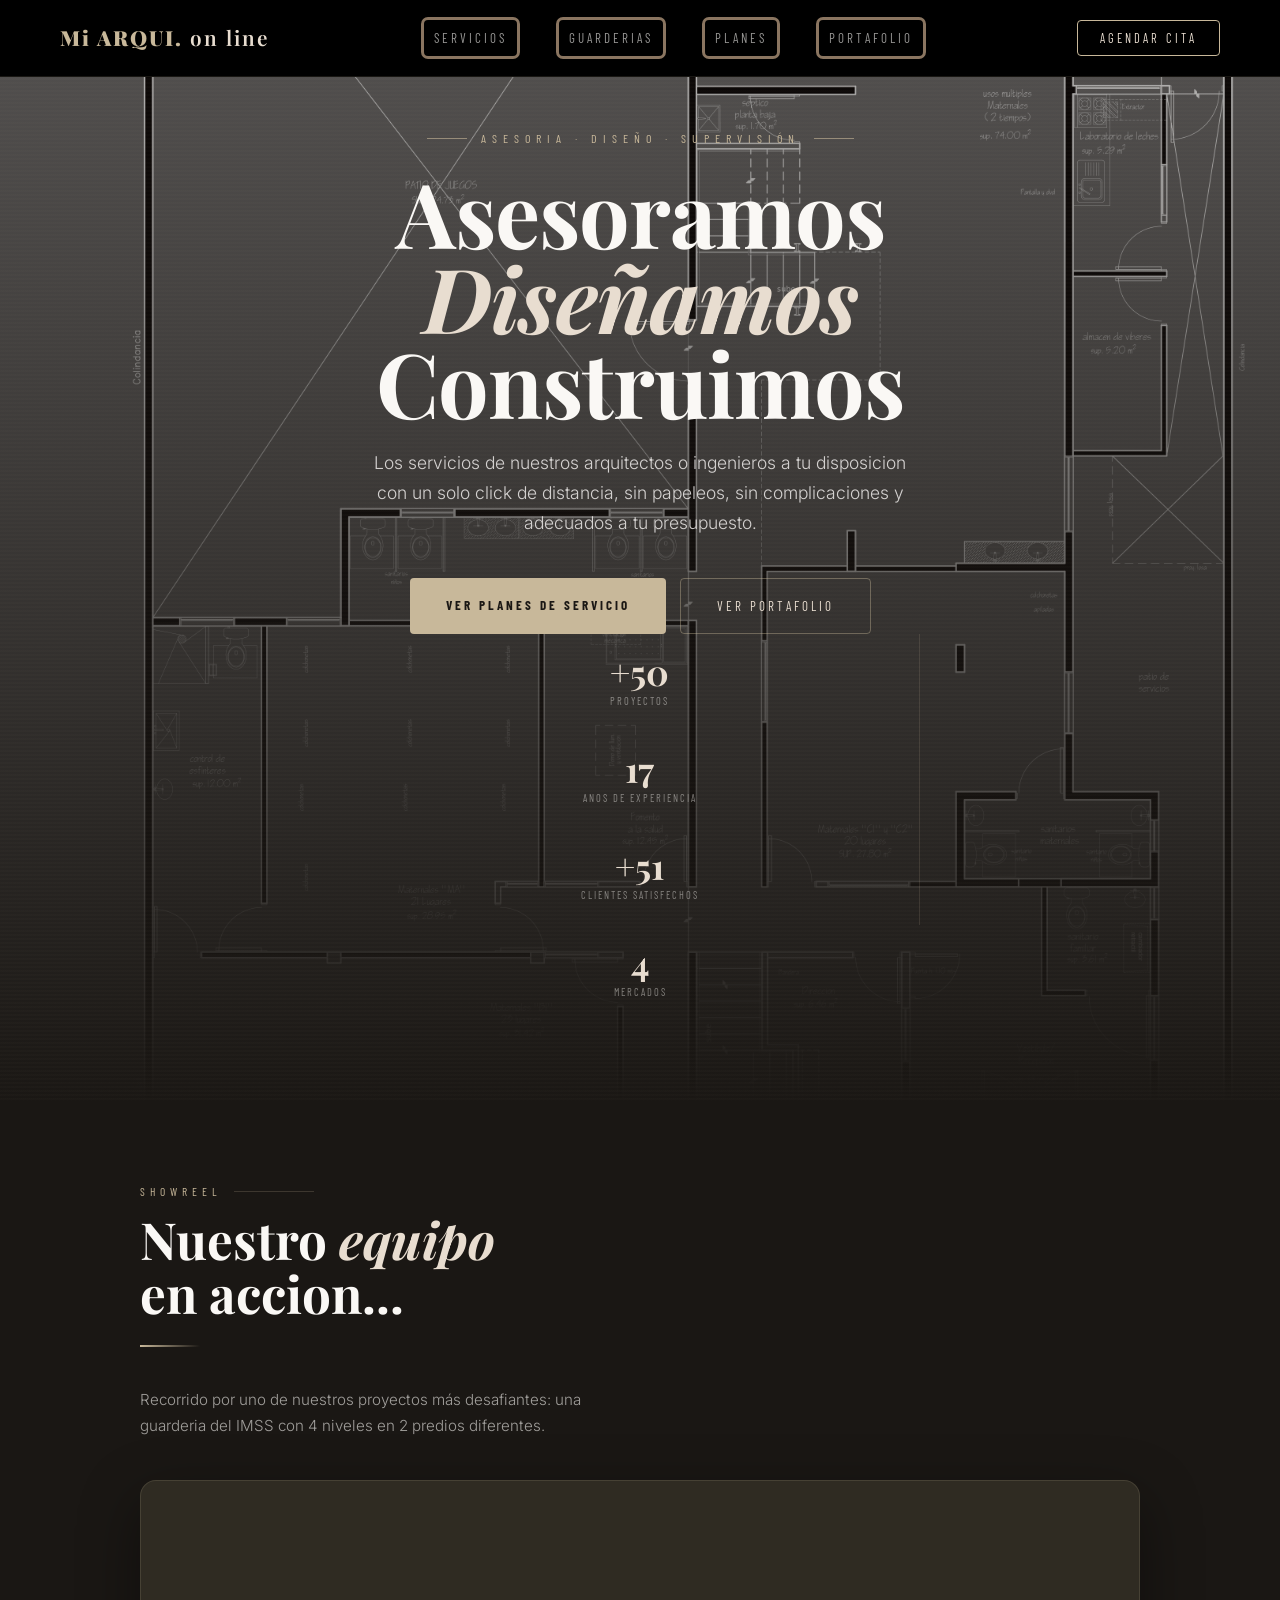
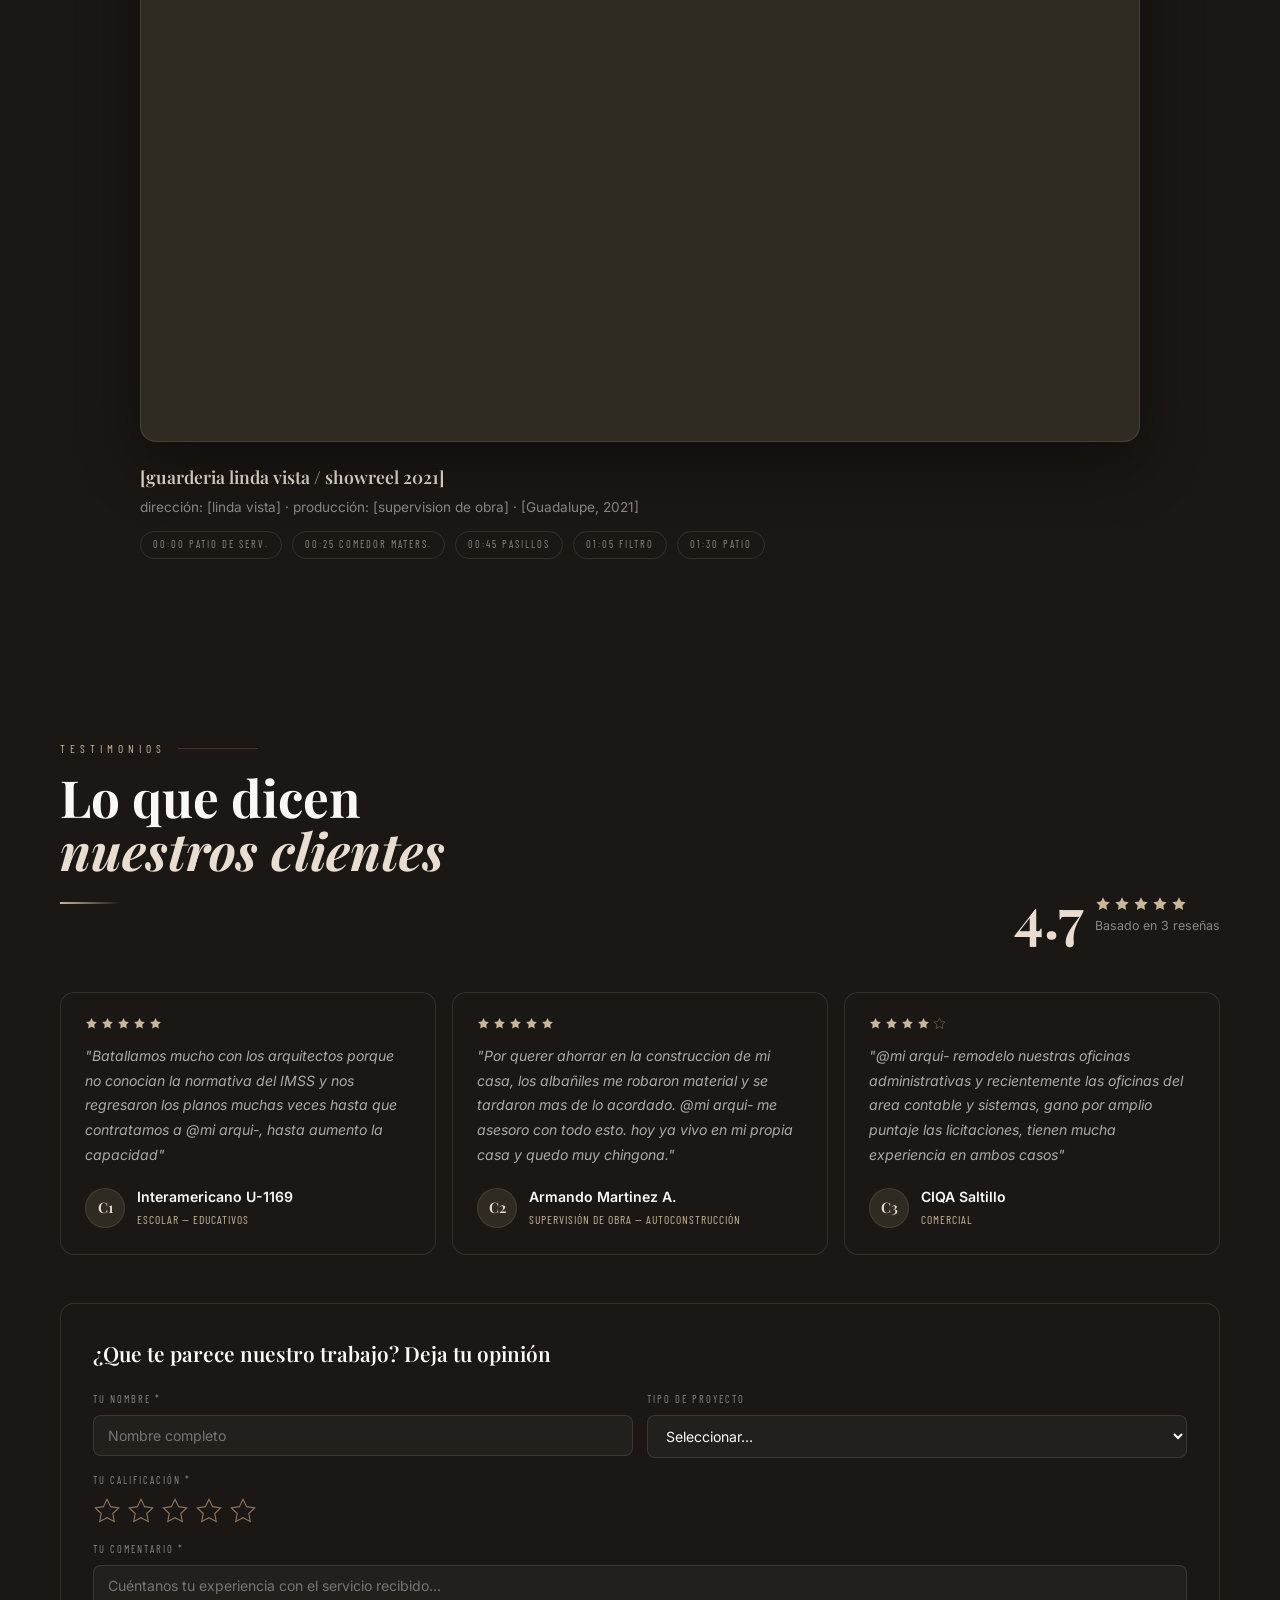
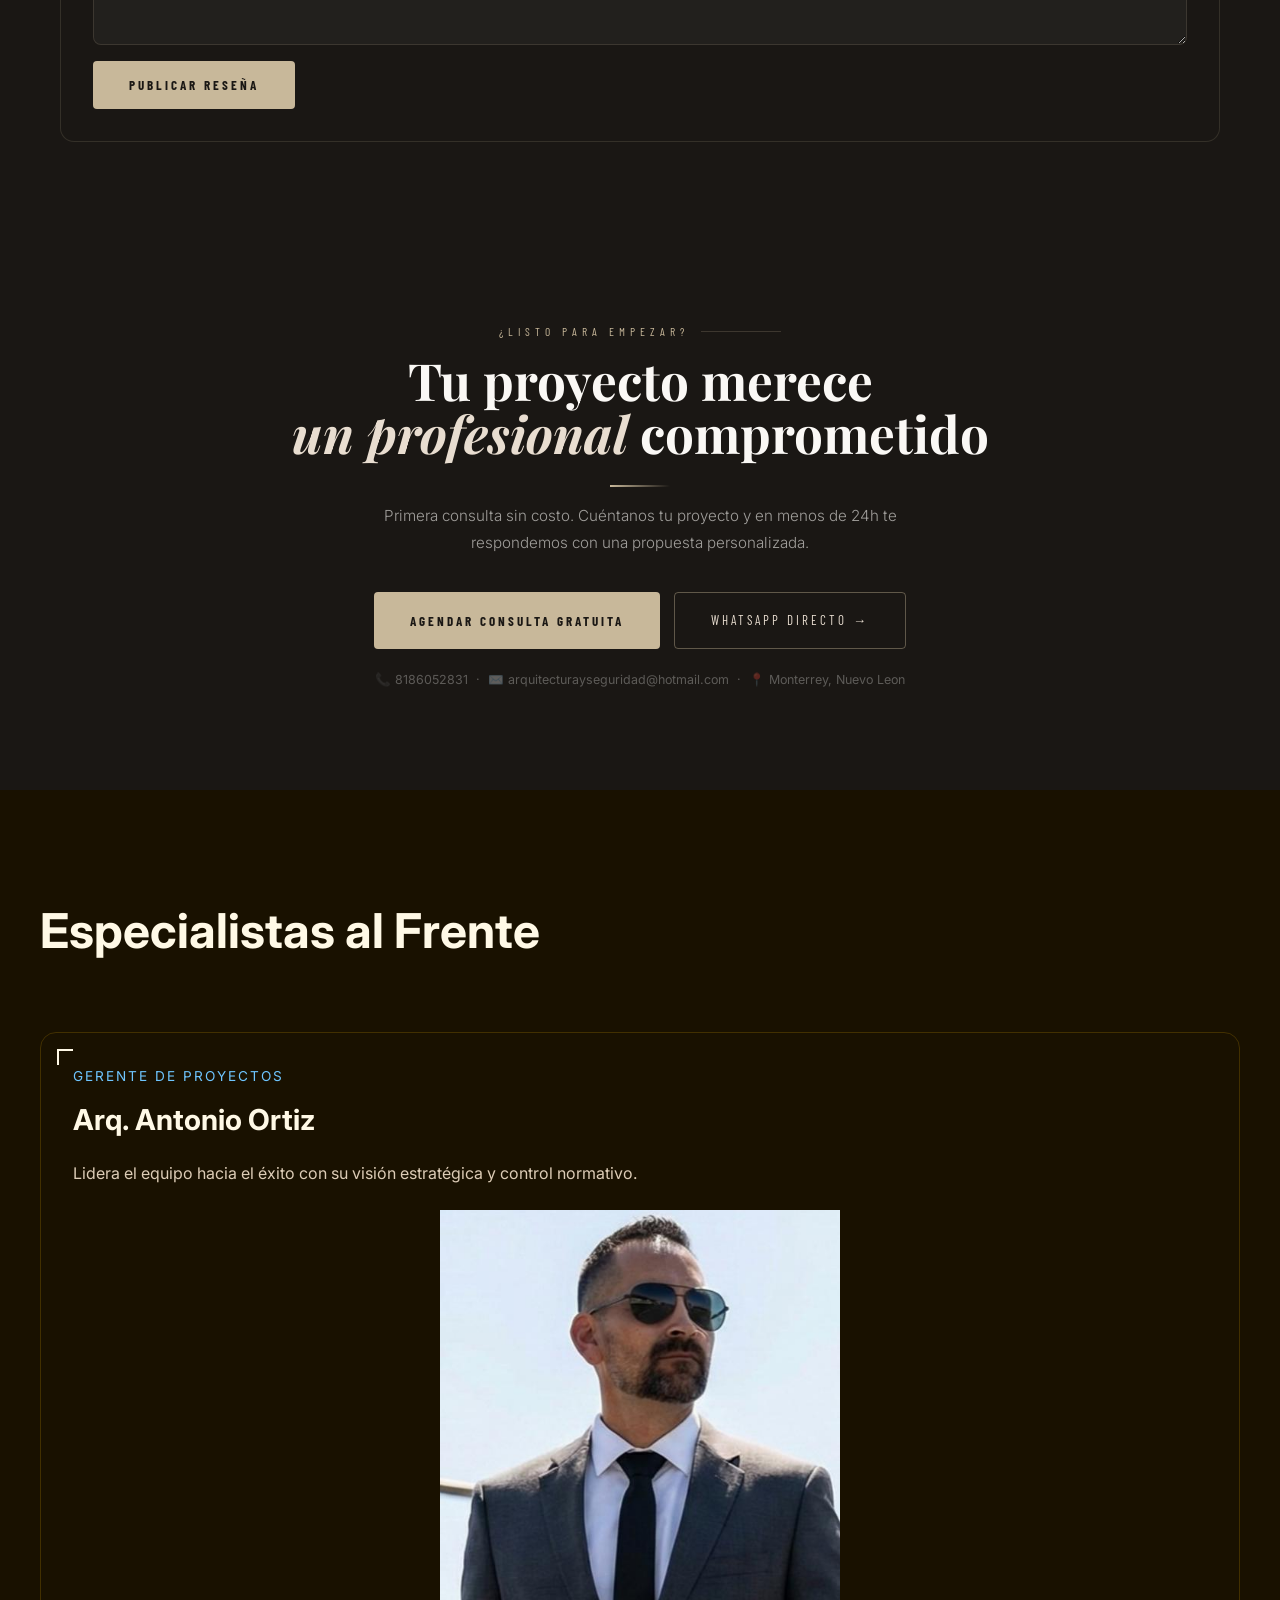
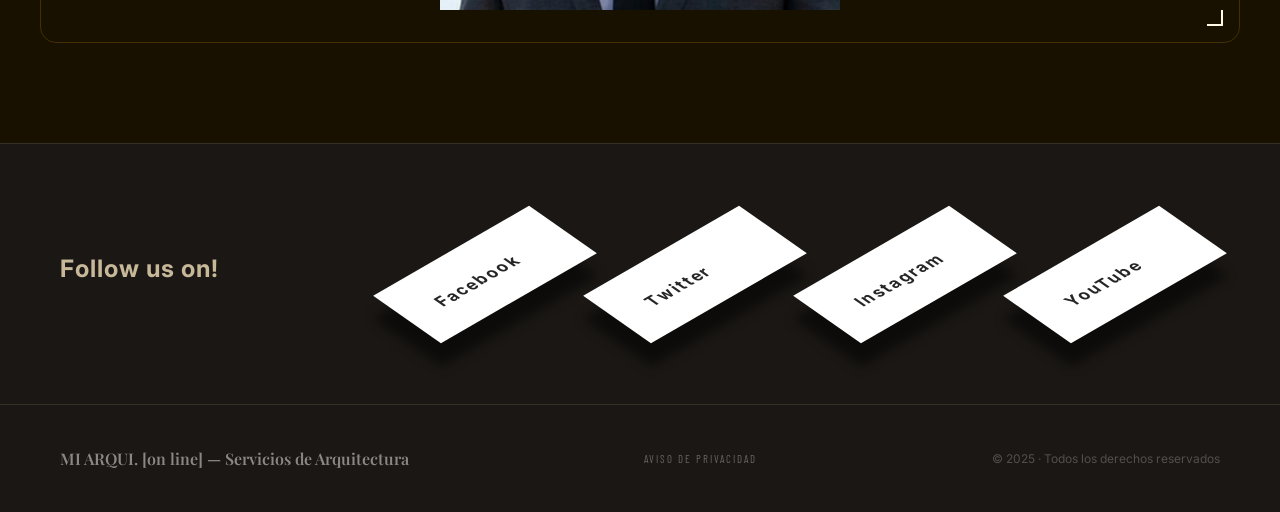
<file: index.html>
<!DOCTYPE html>
<html lang="en">
<head>
  <meta charset="UTF-8">
  <meta name="viewport" content="width=device-width, initial-scale=1.0">
  <title>Mi Arqui — Arquitectura, Construccion y Diseños de Infraestructura</title>
  <meta name="description" content="Constructores de obra civil, supervisión y diseño de infraestructura educativa, residencial y comercial bajo normativas oficiales.">

  <meta property="og:type" content="website">
  <meta property="og:url" content="https://gidainl.github.io/mi-Arqui/">
  <meta property="og:title" content="Mi Arqui — Arquitectura y obra civil">
  <meta property="og:description" content="Diseños y construcciones, residencial, comercial, escolar y supervisión de autoconstrucción. Conoce nuestro portafolio de proyectos.">
  <meta property="og:image" content="https://gidainl.github.io/mi-Arqui/imagenes/og-image.jpg">
  <meta property="og:image:width" content="1200">
  <meta property="og:image:height" content="630">
  <meta property="og:image:type" content="image/jpeg">

  <meta name="twitter:card" content="summary_large_image">
  <meta name="twitter:title" content="Mi Arqui — Arquitectura Profesional">
  <meta name="twitter:description" content="Diseño residencial, comercial, escolar y supervisión de autoconstrucción.">
  <meta name="twitter:image" content="https://gidainl.github.io/mi-Arqui/imagenes/og-image.jpg">

  <link href="https://fonts.googleapis.com/css2?family=Playfair+Display:wght@400;500;600;700;900&family=Inter:wght@300;400;500;600;700&family=Barlow+Condensed:wght@400;500;600;700;800&display=swap" rel="stylesheet">
  <link rel="stylesheet" href="style.css">
  <link rel="stylesheet" href="redes-sociales.css">
 
<!-- ════════════════════════════════════════════════════════════
  NAVIGATION
════════════════════════════════════════════════════════════ -->
<nav class="nav" id="navbar">
  <a class="nav-logo" href="#inicio">
    <span>Mi ARQUI.</span> on line
  </a>
  <ul class="nav-links">
    <li><a href="servicios/servicios.html">Servicios</a></li>
    <li><a href="guarderias/guarderias.html">Guarderias</a></li>
    <li><a href="planes/planes.html">Planes</a></li>
    <li><a href="servicios/servicios.html#galleryGrid">Portafolio</a></li>
  </ul>
  <button class="nav-cta" onclick="openModal('Consulta Inicial')">Agendar Cita</button>
  <div class="nav-hamburger" id="hamburger">
    <span></span><span></span><span></span>
  </div>
</nav>

<!-- ════════════════════════════════════════════════════════════
  HERO
════════════════════════════════════════════════════════════ -->
<section class="hero" id="inicio">
  <div class="hero-bg"></div>
  <div class="hero-content">
    <div class="hero-eyebrow">Asesoria · Diseño · Supervisión</div>
    <h1 class="hero-title">
      Asesoramos<br>
      <em>Diseñamos</em><br>
      Construimos
    </h1>
    <p class="hero-subtitle">
      Los servicios de nuestros arquitectos o ingenieros a tu disposicion con un solo click de distancia,
      sin papeleos, sin complicaciones y adecuados a tu presupuesto.
    </p>
    <div class="hero-actions">
      <a class="btn-primary" href="planes/planes.html">Ver Planes de Servicio </a>
      <!-- onclick="document.getElementById('/planes').scrollIntoView({behavior:'smooth'})"> -->
     
      </button>
      <a class="btn-ghost" href="servicios/servicios.html#galleryGrid">Ver Portafolio</a>
    </div>

    <div class="hero-stats">
      <div class="hs-item">
        <span class="hs-num" id="stat-proyectos">+00</span>
        <span class="hs-lbl">Proyectos</span>
      </div>
      <div class="hs-item">
        <span class="hs-num" id="stat-anos">00</span>
        <span class="hs-lbl">Anos de experiencia</span>
      </div>
      <div class="hs-item">
        <span class="hs-num" id="stat-clientes">+00</span>
        <span class="hs-lbl">Clientes satisfechos</span>
      </div>
      <div class="hs-item">
        <span class="hs-num">4</span>
        <span class="hs-lbl">Mercados</span>
      </div>
    </div>
  </div>
</section>
</head>
<body>
  
<!-- ════════════════════════════════════════════════════════════
  VIDEO CENTRAL
════════════════════════════════════════════════════════════ -->
<section class="video-section" id="video">
  <div class="video-wrapper">
    <div style="max-width:480px; margin-bottom:40px;">
      <div class="section-eyebrow">Showreel</div>
      <h2 class="section-title">Nuestro <em>equipo</em><br>en accion...</h2>
      <div class="section-divider"></div>
      <p class="section-lead">
        Recorrido por uno de nuestros proyectos más desafiantes: una guarderia del IMSS con 4 niveles en 2 predios diferentes.
      </p>
    </div>
    <div class="video-container" id="videoContainer">
      <iframe src="https://youtube.com/embed/loGWJtZq9QY?feature=share"
              frameborder="0"
              allow="accelerometer; autoplay; clipboard-write; encrypted-media; gyroscope; picture-in-picture"
              allowfullscreen
              style="position:absolute;inset:0;width:100%;height:100%;">
      </iframe>
    </div>
    <div class="video-caption">
      <div class="vc-text">
        <div class="vc-title">[guarderia linda vista / showreel 2021]</div>
        <div class="vc-desc">dirección: [linda vista] · producción: [supervision de obra] · [Guadalupe, 2021]</div>
      </div>
      <div class="vc-chapters">
        <span class="vcc-item">00:00 patio de serv.</span>
        <span class="vcc-item">00:25 comedor maters.</span>
        <span class="vcc-item">00:45 pasillos</span>
        <span class="vcc-item">01:05 filtro</span>
        <span class="vcc-item">01:30 patio</span>
      </div>
    </div>
  </div>
</section>


<!-- ════════════════════════════════════════════════════════════
  SERVICIOS — ARQUITECTURA Y OBRA CIVIL
════════════════════════════════════════════════════════════ -->
<!--
<section class="services-section" id="servicios">

  <div class="services-intro">
    <div>
      <div class="section-eyebrow">Especialidades</div>
      <h2 class="section-title">Arquitectura —<br>obra <em>civil</em></h2>
      <div class="section-divider"></div>
      <p class="section-lead">
        Desde la asesoría y la supervisión de las obras que estás ejecutando por tu cuenta, hasta el diseño de obras especializadas
        o de carácter residencial, ejecutamos todo tipo de trabajos relacionados con la Arquitectura basados en 15 años de experiencia.
      </p>
    </div>
    <div style="padding-top:20px;">
      <p style="font-size:.9rem;color:rgba(250,248,245,.55);line-height:1.8;">
        Con más de <strong style="color:var(--stone-l)">15 años de experiencia</strong> ejerciendo la Arquitectura tanto en diseños,
        planeaciones y en obra civil, conjugamos todas las experiencias para aportar servicios de calidad con enfoque en lo práctico
        y esencial que nuestros clientes necesitan.
      </p>
      <div class="services-badges">
        <div class="badge-item">
          <svg width="16" height="16" viewBox="0 0 24 24" fill="none" stroke="currentColor" stroke-width="2"><circle cx="12" cy="12" r="10"></circle><polyline points="12 6 12 12 16 14"></polyline></svg>
          Trabajo de campo: 75%
        </div>
        <div class="badge-item">
          <svg width="16" height="16" viewBox="0 0 24 24" fill="none" stroke="currentColor" stroke-width="2"><circle cx="12" cy="12" r="10"></circle><polyline points="12 6 12 12 16 14"></polyline></svg>
          Trabajo en escritorio: 25%
        </div>
      </div>
    </div>
  </div>

  <!-- Tarjetas de servicios generales — grid de 2 columnas -->
   <!--
  <div class="services-grid">

    <!-- Servicio 1: Residencial -->
     <!--
    <div class="service-card" onclick="openModal('Diseño Residencial')">
      <div class="sc-icon">
        <svg viewBox="0 0 24 24"><path d="M3 9l9-7 9 7v11a2 2 0 01-2 2H5a2 2 0 01-2-2z"/><polyline points="9 22 9 12 15 12 15 22"/></svg>
      </div>
      <div class="sc-market">Mercado Residencial</div>
      <div class="sc-name">Diseños de Casa Habitación</div>
      <div class="sc-desc">
        Proyectos arquitectónicos completos para vivienda unifamiliar y multifamiliar,
        desde el anteproyecto hasta planos ejecutivos y programaciones de obra.
      </div>
      <ul class="sc-features">
        <li>Anteproyecto + renders</li>
        <li>Planos arquitectónicos y estructurales</li>
        <li>Gestión de permisos municipales</li>
        <li>Especificaciones técnicas</li>
      </ul>
      <div class="sc-cta">
        Contratar servicio
        <svg viewBox="0 0 24 24"><line x1="5" y1="12" x2="19" y2="12"/><polyline points="12 5 19 12 12 19"/></svg>
      </div>
    </div>

    <!-- Servicio 2: Comercial -->
     <!--
    <div class="service-card" onclick="openModal('Proyecto Comercial')">
      <div class="sc-icon">
        <svg viewBox="0 0 24 24"><rect x="2" y="7" width="20" height="14" rx="2"/><path d="M16 7V5a2 2 0 00-2-2h-4a2 2 0 00-2 2v2"/><line x1="12" y1="12" x2="12" y2="16"/><line x1="10" y1="14" x2="14" y2="14"/></svg>
      </div>
      <div class="sc-market">Mercado Comercial</div>
      <div class="sc-name">Naves y Espacios Comerciales</div>
      <div class="sc-desc">
        Diseño y planificación de espacios comerciales, hoteles, bodegas y espacios logísticos optimizados para operación.
      </div>
      <ul class="sc-features">
        <li>Diseño arquitectónico y funcional</li>
        <li>Cálculo estructural</li>
        <li>Instalaciones especiales</li>
        <li>Cumplimiento normativo</li>
        <li>Trámites y gestiones municipales</li>
      </ul>
      <div class="sc-cta">
        Contratar servicio
        <svg viewBox="0 0 24 24"><line x1="5" y1="12" x2="19" y2="12"/><polyline points="12 5 19 12 12 19"/></svg>
      </div>
    </div>

    <!-- Servicio 3: Escolar -->
     <!--
    <div class="service-card" onclick="openModal('Diseño Escolar')">
      <div class="sc-icon">
        <svg viewBox="0 0 24 24"><path d="M2 3h6a4 4 0 014 4v14a3 3 0 00-3-3H2z"/><path d="M22 3h-6a4 4 0 00-4 4v14a3 3 0 013-3h7z"/></svg>
      </div>
      <div class="sc-market">Mercado Escolar</div>
      <div class="sc-name">Infraestructura Educativa</div>
      <div class="sc-desc">
        Especialistas en la Normativa IMSS vigente, usamos esos lineamientos tan exigentes como parámetros
        de calidad para todos los proyectos fuera de esta normativa.
      </div>
      <ul class="sc-features">
        <li>Diseño arquitectónico de espacios</li>
        <li>Dictaminación de instalaciones</li>
        <li>Construcción bajo normativas</li>
        <li>Ampliaciones y mantenimientos</li>
      </ul>
      <div class="sc-cta">
        Contratar servicio
        <svg viewBox="0 0 24 24"><line x1="5" y1="12" x2="19" y2="12"/><polyline points="12 5 19 12 12 19"/></svg>
      </div>
    </div>

    <!-- Servicio 4: Supervisión -->
     <!--
    <div class="service-card" onclick="openModal('Supervisión de Obra')">
      <div class="sc-icon">
        <svg viewBox="0 0 24 24"><circle cx="11" cy="11" r="8"/><line x1="21" y1="21" x2="16.65" y2="16.65"/></svg>
      </div>
      <div class="sc-market">Autoconstrucción</div>
      <div class="sc-name">Supervisión de Obra</div>
      <div class="sc-desc">
        Asesoría técnica para clientes que están autoconstruyendo. Visitas de supervisión,
        dictámenes técnicos y resolución de problemas en obra.
      </div>
      <ul class="sc-features">
        <li>Visitas periódicas a tu obra</li>
        <li>Informe técnico por visita</li>
        <li>Resolución de problemas constructivos</li>
        <li>Asesoría en materiales, costos y trabajadores</li>
      </ul>
      <div class="sc-cta">
        Contratar servicio
        <svg viewBox="0 0 24 24"><line x1="5" y1="12" x2="19" y2="12"/><polyline points="12 5 19 12 12 19"/></svg>
      </div>
    </div>

  </div><!-- /services-grid -->
<!--
</section><!-- /services-section -->

<!-- ════════════════════════════════════════════════════════════
  GALERÍA — PROTAFOLIO (obras)
════════════════════════════════════════════════════════════ -->


  <!-- Encabezado del portafolio de obras -->
   <!--
  <div class="gallery-header">
    <div>
      <div class="section-eyebrow">Portafolio</div>
      <h2 class="section-title">Algunas obras <em>realizadas</em></h2>
    </div>
    <div class="gallery-filter">
      <button class="gf-btn active" data-filter="all">Todos</button>
      <button class="gf-btn" data-filter="residenciales">Residenciales</button>
      <button class="gf-btn" data-filter="comerciales">Comerciales</button>
      <button class="gf-btn" data-filter="educativos">Educativos</button>
      <button class="gf-btn" data-filter="supervision">Supervisión</button>
    </div>
  </div>

  <!-- Cuadrícula de obras -->
   <!--
  <div class="gallery-wrapper">
    <div class="gallery-grid" id="galleryGrid">

      <!-- OBRA 1 -->
       <!--
      <div class="gallery-item" data-category="comerciales">
        <div class="gi-img">
          <img src="img/webp/5 eventos cumbres.png" alt="Salon de eventos Lozano">
        </div>
        <div class="gi-overlay">
          <div class="gi-category">Comerciales</div>
          <div class="gi-title">Salon de eventos Lozano</div>
          <div class="gi-location">Monterrey, Nuevo Leon · 2019</div>
        </div>
      </div>

      <!-- OBRA 2 -->
       <!--
      <div class="gallery-item" data-category="educativos">
        <div class="gi-img">
          <img src="img/webp/3 educando aprende .png" alt="Guarderia IMSS">
        </div>
        <div class="gi-overlay">
          <div class="gi-category">Educativos</div>
          <div class="gi-title">Guarderia IMSS U-1580</div>
          <div class="gi-location">Monterrey, Nuevo Leon · 2017</div>
        </div>
      </div>

      <!-- OBRA 3 -->
       <!--
      <div class="gallery-item" data-category="educativos">
        <div class="gi-img">
          <img src="img/webp/4 naha escobedo.png" alt="NAHA Colegio">
        </div>
        <div class="gi-overlay">
          <div class="gi-category">Educativos</div>
          <div class="gi-title">Guarderia NAHA U-1607</div>
          <div class="gi-location">Escobedo, Nuevo Leon · 2018</div>
        </div>
      </div>

      <!-- OBRA 4 -->
       <!--
      <div class="gallery-item" data-category="comerciales">
        <div class="gi-img">
          <img src="img/webp/8 oficinas CIQA.png" alt="Oficinas CIQA 2023">
        </div>
        <div class="gi-overlay">
          <div class="gi-category">Comerciales</div>
          <div class="gi-title">Oficinas CIQA 2023</div>
          <div class="gi-location">Saltillo, Coahuila · 2023</div>
        </div>
      </div>

      <!-- OBRA 5 -->
       <!--
      <div class="gallery-item" data-category="educativos">
        <div class="gi-img">
          <img src="img/webp/7 Estancias EPIM.png" alt="Guarderia IMSS EPIM">
        </div>
        <div class="gi-overlay">
          <div class="gi-category">Educativos</div>
          <div class="gi-title">Guarderia IMSS EPIM</div>
          <div class="gi-location">Guadalupe, Nuevo Leon · 2021</div>
        </div>
      </div>
      -->

      <!-- OBRA 6 -->
       <!--
      <div class="gallery-item" data-category="comerciales">
        <div class="gi-img">
          <img src="img/webp/6 torre 411.png" alt="Torre 411">
        </div>
        <div class="gi-overlay">
          <div class="gi-category">Comerciales</div>
          <div class="gi-title">Torre 411</div>
          <div class="gi-location">Monterrey, Nuevo Leon · 2020</div>
        </div>
      </div>

    </div><!-- /gallery-grid -->
<!--
    <div class="gallery-cta">
      <a href="https://wa.me/528186052831?text=Hola,%20vi%20tu%20informacion%20en%20Mi%20Arqui%20on%20line%20y%20me%20gustaría%20solicitar%20un%20portafolio%20completo%20de%20proyectos."
         target="_blank"
         class="btn-ghost"
         style="display:inline-block;text-decoration:none;text-align:center;">
        Solicita portafolio completo →
      </a>
    </div>

  </div><!-- /gallery-wrapper -->
<!--
</section><!-- /gallery-section -->


<!-- ════════════════════════════════════════════════════════════
  SERVICIOS-GUARDERIAS IMSS
════════════════════════════════════════════════════════════ -->
<!--
<section class="guarderias-section" id="guarderias">

  <div class="guarderias-intro">
    <div>
      <div class="section-eyebrow">Especialidades</div>
      <h2 class="section-title">Guarderias<br>subrogadas <em>IMSS</em></h2>
      <div class="section-divider"></div>
      <p class="section-lead">
        Desde el proyecto aprobado hasta la construccion y equipamiento de tu guarderia,
        conocemos todos y cada uno de los requisitos que el instituto solicita, las Normas, anexos,
        Apendices y lineamientos para que tu guarderia consiga estar al 100% con las supervisiones y seguimientos.
      </p>
    </div>
    <div style="padding-top:20px;">
      <p style="font-size:.9rem;color:rgba(250,248,245,.55);line-height:1.8;">
        Con más de <strong style="color:var(--stone-l)">15 años de experiencia</strong> trabajando con guarderias
        del IMSS a nivel nacional, la visión de diseño y nuestra agudeza en los procesos nos han llevado a realizar
        las soluciones de diseño y obra civil que nuestros clientes pensaron que eran imposibles en sus instalaciones.
      </p>
      <div style="margin-top:24px;display:flex;gap:14px;flex-wrap:wrap;">
        <div style="display:flex;align-items:center;gap:8px;font-size:.82rem;color:var(--stone-l);">
          <svg width="16" height="16" viewBox="0 0 24 24" fill="none" stroke="currentColor" stroke-width="2"><polyline points="20 6 9 17 4 12"/></svg>
          Trabajo de campo: 25%
        </div>
        <div style="display:flex;align-items:center;gap:8px;font-size:.82rem;color:var(--stone-l);">
          <svg width="16" height="16" viewBox="0 0 24 24" fill="none" stroke="currentColor" stroke-width="2"><polyline points="20 6 9 17 4 12"/></svg>
          Trabajo en escritorio: 75%
        </div>
      </div>
    </div>
  </div>

  <!-- Tarjetas de guarderias — 5 tarjetas en grid de 3 columnas -->
   <!--
  <div class="guarderias-grid">

    
    <!-- Tarjeta 1 -->
     <!--
    <div class="guarderias-card" onclick="openModal('Proyectos Arquitectonicos IMSS')">
      <div class="sc-icon">
        <svg viewBox="0 0 24 24"><path d="M3 9l9-7 9 7v11a2 2 0 01-2 2H5a2 2 0 01-2-2z"/><polyline points="9 22 9 12 15 12 15 22"/></svg>
      </div>
      <div class="sc-market">Guarderias IMSS</div>
      <div class="sc-name">Proyectos arquitectonicos</div>
      <div class="sc-desc">
        Proyectos arquitectónicos completos para cumplir con el Apendice 17 "requisitos de diseño arquitectonico para proyectos de guarderias de prestacion indirecta del IMSS".
      </div>
      <ul class="sc-features">
        <li>Anteproyecto arquitectonico</li>
        <li>Plano de cortes y elevaciones</li>
        <li>Plano de seguridad</li>
        <li>Planta de conjunto</li>
      </ul>
      <div class="sc-cta">
        Contratar servicio
        <svg viewBox="0 0 24 24"><line x1="5" y1="12" x2="19" y2="12"/><polyline points="12 5 19 12 12 19"/></svg>
      </div>
    </div>

    <!-- Tarjeta 2 -->
     <!--
    <div class="guarderias-card" onclick="openModal('Cambios en Planos')">
      <div class="sc-icon">
        <svg viewBox="0 0 24 24"><rect x="2" y="7" width="20" height="14" rx="2"/><path d="M16 7V5a2 2 0 00-2-2h-4a2 2 0 00-2 2v2"/><line x1="12" y1="12" x2="12" y2="16"/><line x1="10" y1="14" x2="14" y2="14"/></svg>
      </div>
      <div class="sc-market">Guarderias IMSS</div>
      <div class="sc-name">Cambios en planos</div>
      <div class="sc-desc">
        ¿Te regresaron tus planos de México con una minuta con cambios? Nosotros los realizamos con la seguridad de que no te los vuelvan a regresar.
      </div>
      <ul class="sc-features">
        <li>Planos en CAD y PDF</li>
        <li>Check list de Nota informativa</li>
        <li>Planos impresos en 90×60 cm</li>
        <li>Bitácora y seguimiento de oficio</li>
      </ul>
      <div class="sc-cta">
        Contratar servicio
        <svg viewBox="0 0 24 24"><line x1="5" y1="12" x2="19" y2="12"/><polyline points="12 5 19 12 12 19"/></svg>
      </div>
    </div>

    <!-- Tarjeta 3 -->
     <!--
    <div class="guarderias-card" onclick="openModal('Ampliaciones o Cambio de domicilio')">
      <div class="sc-icon">
        <svg viewBox="0 0 24 24"><path d="M2 3h6a4 4 0 014 4v14a3 3 0 00-3-3H2z"/><path d="M22 3h-6a4 4 0 00-4 4v14a3 3 0 013-3h7z"/></svg>
      </div>
      <div class="sc-market">Guarderias IMSS</div>
      <div class="sc-name">Ampliaciones ó Cambio de domicilio</div>
      <div class="sc-desc">
        Con el conocimiento y la experiencia en la gestión y ejecución del proceso de ampliaciones y/o cambios de domicilio de guarderias activas, llevamos a nuestros clientes paso a paso hasta mejorar sus condiciones contractuales.
      </div>
      <ul class="sc-features">
        <li>Gestoría de anexos y trámites</li>
        <li>Ayuda con nuevas ubicaciones calificadas</li>
        <li>Proyecto arquitectónico completo</li>
        <li>Proyecto ejecutivo completo</li>
        <li>Programa de obra necesario</li>
      </ul>
      <div class="sc-cta">
        Contratar servicio
        <svg viewBox="0 0 24 24"><line x1="5" y1="12" x2="19" y2="12"/><polyline points="12 5 19 12 12 19"/></svg>
      </div>
    </div>

    <!-- Tarjeta 4 -->
     <!--
    <div class="guarderias-card" onclick="openModal('Licitaciones / Guarderias nuevas')">
      <div class="sc-icon">
        <svg viewBox="0 0 24 24"><circle cx="11" cy="11" r="8"/><line x1="21" y1="21" x2="16.65" y2="16.65"/></svg>
      </div>
      <div class="sc-market">Guarderias IMSS</div>
      <div class="sc-name">Licitaciones / Guarderias nuevas</div>
      <div class="sc-desc">
        Asesoría técnica para clientes en proceso de renovación de contrato vía "Licitación pública" o que buscan abrir nuevas guarderias. Con +200 contratos federales ganados, ofrecemos el proceso licitatorio de principio a fin.
      </div>
      <ul class="sc-features">
        <li>Inscripción en plataforma de concursos</li>
        <li>Enlistado y recolección de requisitos</li>
        <li>Maquila de expediente Legal, Técnico y Económico</li>
        <li>Proyecto arquitectónico completo</li>
        <li>Carga y firmado digital en plataforma</li>
      </ul>
      <div class="sc-cta">
        Contratar servicio
        <svg viewBox="0 0 24 24"><line x1="5" y1="12" x2="19" y2="12"/><polyline points="12 5 19 12 12 19"/></svg>
      </div>
    </div>

    <!-- Tarjeta 5 -->
     <!--
    <div class="guarderias-card" onclick="openModal('Dictamen Estructural')">
      <div class="sc-icon">
        <svg viewBox="0 0 24 24"><circle cx="11" cy="11" r="8"/><line x1="21" y1="21" x2="16.65" y2="16.65"/></svg>
      </div>
      <div class="sc-market">Dictámenes</div>
      <div class="sc-name">Estructural</div>
      <div class="sc-desc">
        Asesoría técnica para la correcta revisión de tu guarderia. Emitiendo una evaluación dictaminada del estado estructural de tus instalaciones.
      </div>
      <ul class="sc-features">
        <li>Visita a guarderia</li>
        <li>Informe técnico por escrito</li>
        <li>Dictamen estructural avalado por P.J.</li>
        <li>Bitácora y seguimiento post dictaminación</li>
      </ul>
      <div class="sc-cta">
        Contratar servicio
        <svg viewBox="0 0 24 24"><line x1="5" y1="12" x2="19" y2="12"/><polyline points="12 5 19 12 12 19"/></svg>
      </div>
    </div>

    -->
<!--
  </div><!-- /guarderias-grid -->
<!--
</section><!-- /guarderias-section -->


<!-- ════════════════════════════════════════════════════════════
  GALERÍA — CURRICULUM (planos)
════════════════════════════════════════════════════════════ -->
<!--
<section class="gallery-section" id="obras">

<div>
    
    <div>
      
      <div class="section-eyebrow">Curriculum</div>
      <h2 class="section-title"> Algunos proyectos <em>resueltos</em></h2>
    </div>
  
    

    <div class="gallery">
      
      <img src="img/webp/INTERAMERICANO planta baja.png" alt="Interamericano">
      <img src="img/webp/KANT 440 planta baja.png" alt="Kant celeste">
      <img src="img/planos/U-351.png"  alt="Psicoeducativo Huinala">
      <img src="img/planos/U-774.webp"  alt="Alegres dias">
      <img src="img/webp/PSICOEDUCATIVO HUINALA planta baja.png"  alt="Baby care">
    

    
 </div>


<section class="gallery-section" id="obras"></section> 
-->


<!-- ════════════════════════════════════════════════════════════
  PLANES / MEMBRESÍAS
════════════════════════════════════════════════════════════ -->
<!--
<section class="plans-section" id="planes">

  <div class="plans-intro">
    <div class="section-eyebrow" style="justify-content:center">Tarifas</div>
    <h2 class="section-title">Elige tu <em>plan</em></h2>
    <div class="section-divider"></div>
    <p class="section-lead">
      Planes diseñados para cada etapa de tu proyecto. Todos incluyen una consulta
      inicial gratuita de 30 minutos para evaluar tu caso.
    </p>
  </div>

  <div class="plans-grid">
-->
    <!-- Plan 1: Consultoría -->
     <!--
    <div class="plan-card">
      <div class="plan-market">Autoconstrucción</div>
      <div class="plan-name">Consultoría Técnica</div>
      <div class="plan-desc">Para quien necesita orientación puntual antes de iniciar o durante la obra.</div>
      <div class="plan-price">
        <span class="pp-currency">$</span>
        <span class="pp-amount" id="price1">1,100.00</span>
        <span class="pp-period">/ visita</span>
      </div>
      <div class="plan-price-note">Por visita a obra · Sin contrato mínimo</div>
      <div class="plan-divider"></div>
      <ul class="plan-features">
        <li class="included">
          <svg viewBox="0 0 24 24" stroke-width="2.5"><polyline points="20 6 9 17 4 12"/></svg>
          Visita a obra (hasta 2h)
        </li>
        <li class="included">
          <svg viewBox="0 0 24 24" stroke-width="2.5"><polyline points="20 6 9 17 4 12"/></svg>
          Informe técnico escrito
        </li>
        <li class="included">
          <svg viewBox="0 0 24 24" stroke-width="2.5"><polyline points="20 6 9 17 4 12"/></svg>
          Recomendaciones de mejora
        </li>
        <li class="included">
          <svg viewBox="0 0 24 24" stroke-width="2.5"><polyline points="20 6 9 17 4 12"/></svg>
          Seguimiento por WhatsApp 48h
        </li>
        <li class="excluded">
          <svg viewBox="0 0 24 24" stroke-width="2"><line x1="18" y1="6" x2="6" y2="18"/><line x1="6" y1="6" x2="18" y2="18"/></svg>
          Planos o diseño incluido
        </li>
        <li class="excluded">
          <svg viewBox="0 0 24 24" stroke-width="2"><line x1="18" y1="6" x2="6" y2="18"/><line x1="6" y1="6" x2="18" y2="18"/></svg>
          Supervisión continua
        </li>
      </ul>
        <button class="plan-btn plan-btn-solid"
          onclick="openModal('Consultoría Técnica')"
          style="width:100%;cursor:pointer;">
    💳 Pagar · Agendar Cita
  </button>
  </div>
-->
    <!-- Plan 2: Supervisión (DESTACADO) -->
     <!--
    <div class="plan-card featured">
      <div class="plan-popular">MÁS CONTRATADO</div>
      <div class="plan-market">Autoconstrucción</div>
      <div class="plan-name">Supervisión de Obra</div>
      <div class="plan-desc">Acompañamiento continuo para proyectos en ejecución. Ideal para autoconstrucción.</div>
      <div class="plan-price">
        <span class="pp-currency">$</span>
        <span class="pp-amount" id="price2">6,000.00</span>
        <span class="pp-period">/ mes</span>
      </div>
      <div class="plan-price-note">2 visitas mensuales · Contrato mínimo 2 meses</div>
      <div class="plan-divider"></div>
      <ul class="plan-features">
        <li class="included">
          <svg viewBox="0 0 24 24" stroke-width="2.5"><polyline points="20 6 9 17 4 12"/></svg>
          2 visitas supervisión / mes
        </li>
        <li class="included">
          <svg viewBox="0 0 24 24" stroke-width="2.5"><polyline points="20 6 9 17 4 12"/></svg>
          Informe técnico por visita
        </li>
        <li class="included">
          <svg viewBox="0 0 24 24" stroke-width="2.5"><polyline points="20 6 9 17 4 12"/></svg>
          Bitácora de obra digital
        </li>
        <li class="included">
          <svg viewBox="0 0 24 24" stroke-width="2.5"><polyline points="20 6 9 17 4 12"/></svg>
          Asesoría ilimitada por WhatsApp
        </li>
        <li class="included">
          <svg viewBox="0 0 24 24" stroke-width="2.5"><polyline points="20 6 9 17 4 12"/></svg>
          Revisión de presupuestos
        </li>
        <li class="excluded">
          <svg viewBox="0 0 24 24" stroke-width="2"><line x1="18" y1="6" x2="6" y2="18"/><line x1="6" y1="6" x2="18" y2="18"/></svg>
          Proyecto arquitectónico
        </li>
      </ul>
        <button class="plan-btn plan-btn-solid"
          onclick="openModal('Supervisión de Obra')"
          style="width:100%;cursor:pointer;">
    💳 Pagar · Agendar Cita
  </button>
  </div>
  -->
    <!-- Plan 3: Proyecto Residencial Completo -->
     <!--
    <div class="plan-card">
      <div class="plan-market">Residencial</div>
      <div class="plan-name">Proyecto Completo</div>
      <div class="plan-desc">Diseño arquitectónico integral para casa habitación o desarrollo habitacional.</div>
      <div class="plan-price">
        <span class="pp-currency">$</span>
        <span class="pp-amount" id="price3">98.00</span>
        <span class="pp-period">/ m²</span>
      </div>
      <div class="plan-price-note">Precio por m² de construcción · Mínimo 45 m²</div>
      <div class="plan-divider"></div>
      <ul class="plan-features">
        <li class="included">
          <svg viewBox="0 0 24 24" stroke-width="2.5"><polyline points="20 6 9 17 4 12"/></svg>
          Anteproyecto + renders 3D
        </li>
        <li class="included">
          <svg viewBox="0 0 24 24" stroke-width="2.5"><polyline points="20 6 9 17 4 12"/></svg>
          Planos arquitectónicos
        </li>
        <li class="included">
          <svg viewBox="0 0 24 24" stroke-width="2.5"><polyline points="20 6 9 17 4 12"/></svg>
          Planteamiento estructural
        </li>
        <li class="included">
          <svg viewBox="0 0 24 24" stroke-width="2.5"><polyline points="20 6 9 17 4 12"/></svg>
          Instalaciones hidráulicas y eléctricas
        </li>
        <li class="excluded">
          <svg viewBox="0 0 24 24" stroke-width="2.5"><line x1="18" y1="6" x2="6" y2="18"/><line x1="6" y1="6" x2="18" y2="18"/></svg>
          Gestión de licencia de construcción
        </li>
        <li class="included">
          <svg viewBox="0 0 24 24" stroke-width="2.5"><polyline points="20 6 9 17 4 12"/></svg>
          3 revisiones de diseño
        </li>
      </ul>
        <button class="plan-btn plan-btn-outline"
          onclick="openModal('Diseño Residencial')"
          style="width:100%;cursor:pointer;">
    Agendar Cita →
  </button>
    </div>
-->
    <!-- Plan 4: Especializado -->
     <!--
    <div class="plan-card">
      <div class="plan-market">Comercial · Escolar</div>
      <div class="plan-name">Proyecto Especializado</div>
      <div class="plan-desc">Soluciones para espacios comerciales, hoteleria, planteles educativos y gubernamentales.</div>
      <div class="plan-price">
        <span class="pp-currency" style="font-size:1rem;color:var(--stone-l)">Cotización</span>
        <span class="pp-amount" style="font-size:2rem;">A medida</span>
      </div>
      <div class="plan-price-note">Precio según alcance y m² del proyecto</div>
      <div class="plan-divider"></div>
      <ul class="plan-features">
        <li class="included">
          <svg viewBox="0 0 24 24" stroke-width="2.5"><polyline points="20 6 9 17 4 12"/></svg>
          Todo lo del Plan Residencial
        </li>
        <li class="included">
          <svg viewBox="0 0 24 24" stroke-width="2.5"><polyline points="20 6 9 17 4 12"/></svg>
          Estudio de normativa específica
        </li>
        <li class="included">
          <svg viewBox="0 0 24 24" stroke-width="2.5"><polyline points="20 6 9 17 4 12"/></svg>
          Coordinación con ingenieros
        </li>
        <li class="included">
          <svg viewBox="0 0 24 24" stroke-width="2.5"><polyline points="20 6 9 17 4 12"/></svg>
          Gestión IMSS / dependencias
        </li>
        <li class="included">
          <svg viewBox="0 0 24 24" stroke-width="2.5"><polyline points="20 6 9 17 4 12"/></svg>
          Supervisión de obra incluida
        </li>
        <li class="included">
          <svg viewBox="0 0 24 24" stroke-width="2.5"><polyline points="20 6 9 17 4 12"/></svg>
          Atención personalizada
        </li>
      </ul>
      <button class="plan-btn plan-btn-outline"
          onclick="openModal('Proyecto Especializado')"
          style="width:100%;cursor:pointer;">
    Agendar Cita →
  </button>
   
   
 </div>--><!-- /plans-grid -->
 
</section><!-- /plans-section -->

<!--
  <p class="plans-note">
    * Todos los precios son en MXN, no incluyen IVA · Consulta inicial gratuita de 30 min vía telefónica ·
    Formas de pago: efectivo, transferencia, tarjeta *
  </p>
  -->

<!-- ════════════════════════════════════════════════════════════
  TESTIMONIOS
════════════════════════════════════════════════════════════ -->
<section class="testimonials-section" id="testimonios">

  <div class="testimonials-header">
    <div>
      <div class="section-eyebrow">Testimonios</div>
      <h2 class="section-title">Lo que dicen<br><em>nuestros clientes</em></h2>
      <div class="section-divider"></div>
    </div>
    <div class="tes-rating-summary">
      <div class="tes-big-score" id="avgRating">5.0</div>
      <div>
        <div class="tes-stars">
          <svg viewBox="0 0 24 24"><polygon points="12 2 15.09 8.26 22 9.27 17 14.14 18.18 21.02 12 17.77 5.82 21.02 7 14.14 2 9.27 8.91 8.26 12 2"/></svg>
          <svg viewBox="0 0 24 24"><polygon points="12 2 15.09 8.26 22 9.27 17 14.14 18.18 21.02 12 17.77 5.82 21.02 7 14.14 2 9.27 8.91 8.26 12 2"/></svg>
          <svg viewBox="0 0 24 24"><polygon points="12 2 15.09 8.26 22 9.27 17 14.14 18.18 21.02 12 17.77 5.82 21.02 7 14.14 2 9.27 8.91 8.26 12 2"/></svg>
          <svg viewBox="0 0 24 24"><polygon points="12 2 15.09 8.26 22 9.27 17 14.14 18.18 21.02 12 17.77 5.82 21.02 7 14.14 2 9.27 8.91 8.26 12 2"/></svg>
          <svg viewBox="0 0 24 24"><polygon points="12 2 15.09 8.26 22 9.27 17 14.14 18.18 21.02 12 17.77 5.82 21.02 7 14.14 2 9.27 8.91 8.26 12 2"/></svg>
        </div>
        <div class="tes-total" id="totalReviews">Basado en 0 reseñas</div>
      </div>
    </div>
  </div>

  <div class="testimonials-grid" id="testimonialsGrid"></div>

  <div class="leave-review">
    <div class="lr-title">¿Que te parece nuestro trabajo? Deja tu opinión</div>
    <div class="form-grid">
      <div class="form-field">
        <label>Tu nombre *</label>
        <input type="text" id="rev_name" placeholder="Nombre completo">
      </div>
      <div class="form-field">
        <label>Tipo de proyecto</label>
        <select id="rev_project">
          <option value="">Seleccionar...</option>
          <option>Casa habitación — Residencial</option>
          <option>Espacio comercial</option>
          <option>Instalación educativa</option>
          <option>Supervisión de obra</option>
          <option>Consultoría técnica</option>
          <option>Otro</option>
        </select>
      </div>
    </div>
    <div style="margin-bottom:12px;">
      <div style="font-family:var(--fb);font-size:.65rem;letter-spacing:2px;text-transform:uppercase;color:rgba(250,248,245,.5);margin-bottom:8px;">
        Tu calificación *
      </div>
      <div class="star-picker" id="starPicker">
        <svg viewBox="0 0 24 24" data-val="1"><polygon points="12 2 15.09 8.26 22 9.27 17 14.14 18.18 21.02 12 17.77 5.82 21.02 7 14.14 2 9.27 8.91 8.26 12 2"/></svg>
        <svg viewBox="0 0 24 24" data-val="2"><polygon points="12 2 15.09 8.26 22 9.27 17 14.14 18.18 21.02 12 17.77 5.82 21.02 7 14.14 2 9.27 8.91 8.26 12 2"/></svg>
        <svg viewBox="0 0 24 24" data-val="3"><polygon points="12 2 15.09 8.26 22 9.27 17 14.14 18.18 21.02 12 17.77 5.82 21.02 7 14.14 2 9.27 8.91 8.26 12 2"/></svg>
        <svg viewBox="0 0 24 24" data-val="4"><polygon points="12 2 15.09 8.26 22 9.27 17 14.14 18.18 21.02 12 17.77 5.82 21.02 7 14.14 2 9.27 8.91 8.26 12 2"/></svg>
        <svg viewBox="0 0 24 24" data-val="5"><polygon points="12 2 15.09 8.26 22 9.27 17 14.14 18.18 21.02 12 17.77 5.82 21.02 7 14.14 2 9.27 8.91 8.26 12 2"/></svg>
      </div>
    </div>
    <div class="form-grid g1" style="margin-bottom:16px;">
      <div class="form-field">
        <label>Tu comentario *</label>
        <textarea id="rev_text" rows="3" placeholder="Cuéntanos tu experiencia con el servicio recibido..."></textarea>
      </div>
    </div>
    <button class="btn-primary" onclick="submitReview()">Publicar Reseña</button>
    <p id="reviewSuccess" style="display:none;margin-top:12px;font-size:.85rem;color:var(--green-l);">
      ✓ ¡Gracias por tu reseña! Se publicará después de revisión.
    </p>
  </div>

</section><!-- /testimonials-section -->


<!-- ════════════════════════════════════════════════════════════
  CTA FINAL
════════════════════════════════════════════════════════════ -->
<section class="cta-final">
  <div style="position:relative;z-index:1;">
    <div class="section-eyebrow" style="justify-content:center;">¿Listo para empezar?</div>
    <h2 class="section-title">Tu proyecto merece<br><em>un profesional</em> comprometido</h2>
    <div class="section-divider" style="margin:24px auto 16px;"></div>
    <p class="section-lead">
      Primera consulta sin costo. Cuéntanos tu proyecto y en menos de 24h te respondemos
      con una propuesta personalizada.
    </p>
    <div style="display:flex;gap:14px;justify-content:center;flex-wrap:wrap;margin-top:36px;">
      <button class="btn-primary" onclick="openModal('Consulta Inicial Gratuita')">
        Agendar Consulta Gratuita
      </button>
      <a class="btn-ghost"
         href="https://wa.me/528186052831?text=Hola,%20me%20interesa%20mas%20informacion%20de%20servicios"
         target="_blank">
        WhatsApp directo →
      </a>
    </div>
    <p style="font-size:.78rem;color:rgba(250,248,245,.3);margin-top:20px;">
      📞 8186052831 &nbsp;·&nbsp; ✉️ arquitecturayseguridad@hotmail.com &nbsp;·&nbsp; 📍 Monterrey, Nuevo Leon
    </p>
  </div>
</section>

<section class="people01-section" id="equipo">
    <div class="people-container">
        
        <div class="title-wrapper">
            <div class="title-wrap">
                <h2 class="mbr-section-title">Especialistas al Frente</h2>
            </div>
        </div>

        <div class="items-wrap">
            
            <div class="item-card">
                <div class="item-wrapper">
                    <div class="corner-wrap corner_1"></div>
                    <div class="corner-wrap corner_2"></div>
                    
                    <div class="text-box">
                        <p class="item-role">Gerente de Proyectos</p>
                        <h4 class="item-title">Arq. Antonio Ortiz</h4>
                        <p class="item-text">Lidera el equipo hacia el éxito con su visión estratégica y control normativo.</p>
                    </div>
                    
                    <div class="image-wrapper">
                        <div class="item-img">
                            <img src="img/me.jpg" alt="Arq. pacho - Mi Arqui">
                        </div>
                        <div class="mbr-section-btn">
                            <a class="btn-card-action" href="#contacto">Saber Más</a>
                        </div>
                    </div>
                </div>
            </div>

            </div>
    </div>
    
</section>


<!-- ════════════════════════════════════════════════════════════
  MODAL DE AGENDA DE CITAS
════════════════════════════════════════════════════════════ -->
<div class="modal-overlay" id="modalOverlay">
  <div class="modal">

    <div class="modal-header">
      <div>
        <div class="modal-plan-tag" id="modalPlanTag">Servicio</div>
        <div class="modal-title"    id="modalTitle">Agendar Consulta</div>
      </div>
      <div class="modal-close" onclick="closeModal()">✕</div>
    </div>

    <div class="modal-body">

      <div class="modal-steps">
        <div class="ms-step active" id="step-tab-1">
          <div class="ms-num">1</div><div class="ms-label">Tus datos</div>
        </div>
        <div class="ms-step" id="step-tab-2">
          <div class="ms-num">2</div><div class="ms-label">Fecha y hora</div>
        </div>
        <div class="ms-step" id="step-tab-3">
          <div class="ms-num">3</div><div class="ms-label">Confirmar</div>
        </div>
      </div>

      <!-- STEP 1 -->
      <div class="step-panel active" id="step-1">
        <p style="font-size:.85rem;color:var(--muted);margin-bottom:20px;line-height:1.6;">
          Cuéntame un poco sobre ti y tu proyecto para poder preparar mejor nuestra reunión.
        </p>
        <div class="form-grid">
          <div class="form-field">
            <label>Nombre completo *</label>
            <input type="text" id="cl_name" placeholder="Tu nombre">
          </div>
          <div class="form-field">
            <label>Teléfono / WhatsApp *</label>
            <input type="tel" id="cl_phone" placeholder="10 dígitos">
          </div>
          <div class="form-field">
            <label>Email *</label>
            <input type="email" id="cl_email" placeholder="correo@ejemplo.com">
          </div>
          <div class="form-field">
            <label>Ciudad / Ubicación del proyecto</label>
            <input type="text" id="cl_city" placeholder="Ciudad, Estado">
          </div>
        </div>
        <div class="form-grid g1">
          <div class="form-field">
            <label>Describe brevemente tu proyecto o necesidad *</label>
            <textarea id="cl_desc" rows="3"
              placeholder="Ej: Quiero construir una casa de 120m² en un terreno en esquina..."></textarea>
          </div>
          <div class="form-field" style="margin-top:10px;">
            <label>Presupuesto aproximado (opcional)</label>
            <select id="cl_budget">
              <option value="">Prefiero no indicarlo por ahora</option>
              <option>Menos de $500,000 MXN</option>
              <option>$500,000 – $1,500,000 MXN</option>
              <option>$1,500,000 – $3,000,000 MXN</option>
              <option>Más de $3,000,000 MXN</option>
              <option>Aún no definido</option>
            </select>
          </div>
        </div>
        <div class="modal-footer">
          <span></span>
          <button class="modal-next-btn" onclick="goToStep(2)">Elegir Fecha →</button>
        </div>
      </div>

      <!-- STEP 2 -->
      <div class="step-panel" id="step-2">
        <p style="font-size:.85rem;color:var(--muted);margin-bottom:20px;line-height:1.6;">
          Selecciona la fecha y hora de tu preferencia. Las reuniones pueden ser presenciales o por videollamada.
        </p>
        <div class="cal-header">
          <div class="cal-month" id="calMonth">—</div>
          <div class="cal-nav">
            <button class="cal-nav-btn" onclick="changeMonth(-1)">
              <svg viewBox="0 0 24 24"><polyline points="15 18 9 12 15 6"/></svg>
            </button>
            <button class="cal-nav-btn" onclick="changeMonth(1)">
              <svg viewBox="0 0 24 24"><polyline points="9 18 15 12 9 6"/></svg>
            </button>
          </div>
        </div>
        <div class="cal-days-header">
          <div class="cal-day-name">Dom</div>
          <div class="cal-day-name">Lun</div>
          <div class="cal-day-name">Mar</div>
          <div class="cal-day-name">Mié</div>
          <div class="cal-day-name">Jue</div>
          <div class="cal-day-name">Vie</div>
          <div class="cal-day-name">Sáb</div>
        </div>
        <div class="cal-grid" id="calGrid"></div>
        <div class="timeslots-label">Horarios disponibles</div>
        <div class="timeslots-grid" id="timeslotsGrid"></div>
        <div class="booking-summary" id="bookingSummary">
          <div class="bs-row"><span>Servicio</span><strong id="bs_service">—</strong></div>
          <div class="bs-row"><span>Fecha</span><strong id="bs_date">—</strong></div>
          <div class="bs-row"><span>Hora</span><strong id="bs_time">—</strong></div>
          <div class="bs-row"><span>Modalidad</span><strong>Presencial o videollamada</strong></div>
          <div class="bs-row"><span>Duración</span><strong>30 – 60 min</strong></div>
        </div>
        <div class="modal-footer">
          <button class="modal-back-btn" onclick="goToStep(1)">← Atrás</button>
          <button class="modal-next-btn" id="confirmDateBtn"
                  onclick="goToStep(3)"
                  style="opacity:.4;pointer-events:none">
            Confirmar →
          </button>
        </div>
      </div>

      <!-- STEP 3 -->
      <div class="step-panel" id="step-3">
        <div style="text-align:center;padding:20px 0 10px;">
          <div style="width:64px;height:64px;border-radius:50%;background:rgba(61,107,79,.2);
                      border:1.5px solid var(--green-l);display:flex;align-items:center;
                      justify-content:center;margin:0 auto 16px;">
            <svg width="28" height="28" viewBox="0 0 24 24"
                 fill="none" stroke="#6a9e7a" stroke-width="2.5">
              <polyline points="20 6 9 17 4 12"/>
            </svg>
          </div>
          <div style="font-family:var(--fp);font-size:1.5rem;font-weight:700;
                      color:var(--stone-l);margin-bottom:8px;">¡Solicitud enviada!</div>
          <p style="font-size:.88rem;color:var(--muted);line-height:1.7;
                    max-width:400px;margin:0 auto 24px;">
            Recibí tu solicitud de consulta. Te confirmaré la cita en menos de
            <strong style="color:var(--stone-l)">2 horas</strong> por WhatsApp y email.
          </p>
          <div style="margin-top: 20px; text-align: center;">
  <a id="whatsappConfirmBtn"
     href="#"
     target="_blank"
     rel="noopener"
     style="
       display: none;
       align-items: center;
       justify-content: center;
       gap: 10px;
       background: #25D366;
       color: #fff;
       font-family: var(--fb);
       font-size: .82rem;
       letter-spacing: 3px;
       text-transform: uppercase;
       font-weight: 700;
       padding: 14px 28px;
       border-radius: 8px;
       text-decoration: none;
       transition: background .25s;
     ">
    <svg width="20" height="20" viewBox="0 0 24 24" fill="white">
      <path d="M17.472 14.382c-.297-.149-1.758-.867-2.03-.967-.273-.099-.471-.148-.67.15
               -.197.297-.767.966-.94 1.164-.173.199-.347.223-.644.075
               -.297-.15-1.255-.463-2.39-1.475-.883-.788-1.48-1.761-1.653-2.059
               -.173-.297-.018-.458.13-.606.134-.133.298-.347.446-.52
               .149-.174.198-.298.298-.497.099-.198.05-.371-.025-.52
               -.075-.149-.669-1.612-.916-2.207-.242-.579-.487-.5-.669-.51
               -.173-.008-.371-.01-.57-.01-.198 0-.52.074-.792.372
               -.272.297-1.04 1.016-1.04 2.479 0 1.462 1.065 2.875 1.213 3.074
               .149.198 2.096 3.2 5.077 4.487.709.306 1.262.489 1.694.625
               .712.227 1.36.195 1.871.118.571-.085 1.758-.719 2.006-1.413
               .248-.694.248-1.289.173-1.413-.074-.124-.272-.198-.57-.347z"/>
      <path d="M12 0C5.373 0 0 5.373 0 12c0 2.123.554 4.118 1.522 5.854L.057 23.882
               l6.186-1.438A11.94 11.94 0 0012 24c6.627 0 12-5.373 12-12S18.627 0 12 0z
               M12 22c-1.891 0-3.667-.5-5.2-1.373l-.373-.217-3.873.9.976-3.77
               -.24-.386A9.944 9.944 0 012 12C2 6.477 6.477 2 12 2s10 4.477 10 10
               -4.477 10-10 10z"/>
    </svg>
    Confirmar cita por WhatsApp
  </a>
</div>
        </div>
        <div style="background:rgba(200,184,154,.06);border:1px solid rgba(200,184,154,.15);
                    border-radius:10px;padding:18px;margin-bottom:20px;">
          <div class="bs-row"><span>Nombre</span><strong id="conf_name">—</strong></div>
          <div class="bs-row"><span>Servicio</span><strong id="conf_service">—</strong></div>
          <div class="bs-row"><span>Fecha y hora</span><strong id="conf_datetime">—</strong></div>
          <div class="bs-row"><span>Contacto</span><strong id="conf_contact">—</strong></div>
        </div>
        <p style="font-size:.8rem;color:rgba(250,248,245,.4);text-align:center;line-height:1.6;">
          Si necesitas cambiar tu cita, contáctame directamente a<br>
          <strong style="color:var(--stone)">WhatsApp: 8186052831</strong> o
          <strong style="color:var(--stone)">arquitecturayseguridad@hotmail.com</strong>
        </p>
        <div class="modal-footer" style="justify-content:center;">
          <div id="stripePayBtn" style="display:none;text-align:center;margin-bottom:16px;">
            <p style="font-size:.8rem;color:rgba(15,14,13,.5);margin-bottom:10px;">
              Para confirmar tu cita, realiza el pago del anticipo:
            </p>
            <a id="stripePayLink"
               href="#"
               target="_blank"
               style="display:inline-block;background:#635bff;color:#fff;
                      font-family:'Sora',sans-serif;font-weight:700;
                      font-size:.82rem;letter-spacing:2px;text-transform:uppercase;
                      padding:13px 28px;border-radius:8px;text-decoration:none;">
              💳 Pagar con tarjeta (Stripe)
            </a>
          </div>
          <button class="modal-next-btn" onclick="closeModal()">Cerrar</button>
        </div>
      </div>

    </div><!-- /modal-body -->
  </div><!-- /modal -->
</div><!-- /modal-overlay -->


<footer class="main-footer">
  <div class="footer-container">
    
    <div class="footer-brand">
      <h3>Follow us on!</h3>
      
    </div>

    <div class="footer-social-block">
      <ul class="ul">
        
        <li>
          <a href="https://www.facebook.com/profile.php?id=100064347895457" target="_blank" rel="noopener noreferrer">
            <i class="fa fa-facebook" aria-hidden="true"></i>
            <span>Facebook</span>
          </a>
        </li>
        
        <li>
          <a href="https://x.com/TU_PERFIL" target="_blank" rel="noopener noreferrer">
            <i class="fa fa-twitter" aria-hidden="true"></i>
            <span>Twitter</span>
          </a>
        </li>
        
        <li>
          <a href="https://www.instagram.com/TU_PERFIL" target="_blank" rel="noopener noreferrer">
            <i class="fa fa-instagram" aria-hidden="true"></i>
            <span>Instagram</span>
          </a>
        </li>
        
        <li>
          <a href="https://www.youtube.com/@Miarquis" target="_blank" rel="noopener noreferrer">
            <i class="fa fa-youtube" aria-hidden="true"></i>
            <span>YouTube</span>
          </a>
        </li>

      </ul>
    </div>

  </div>
</footer>

<!-- ════════════════════════════════════════════════════════════
  FOOTER
════════════════════════════════════════════════════════════ -->
<footer class="footer">
  <div class="footer-logo">MI ARQUI. [on line] — Servicios de Arquitectura</div>
  <div class="footer-links">
   
    <a href="#">Aviso de privacidad</a>
  </div>
  <div class="footer-copy">
    © 2025 · Todos los derechos reservados
  </div>
</footer>

<!--
 <style>
    /* ══════════════════════════════════════════════
       CORRECCIONES DE CENTRADO Y FONDOS
    ══════════════════════════════════════════════ */

    /* --- Galería de planos (curriculum) --- */
    .curriculum-block {
      max-width: 1200px;
      margin: 0 auto;
      padding: 60px 24px 40px;
      text-align: center;
    }
    .curriculum-block .section-eyebrow {
      justify-content: center;
    }
    .gallery {
      display: flex;
      flex-wrap: wrap;
      gap: 16px;
      justify-content: center;
      align-items: center;
      margin-top: 32px;
    }
    .gallery img {
      width: calc(20% - 16px);
      min-width: 140px;
      height: 200px;
      object-fit: cover;
      border-radius: 8px;
      display: block;
    }

    /* --- Galería de obras (portafolio) --- */
    .gallery-section {
      background: var(--bg, #0f0e0d);
    }
    .gallery-wrapper {
      max-width: 1200px;
      margin: 0 auto;
      padding: 0 24px 60px;
    }
    .gallery-header {
      max-width: 1200px;
      margin: 0 auto;
      padding: 60px 24px 32px;
      display: flex;
      align-items: flex-end;
      justify-content: space-between;
      flex-wrap: wrap;
      gap: 20px;
    }
    .gallery-grid {
      display: grid;
      grid-template-columns: repeat(3, 1fr);
      gap: 16px;
    }
    .gallery-item:first-child {
      grid-column: span 1; /* sin doble columna, grilla limpia de 3 */
    }
    @media (max-width: 768px) {
      .gallery-grid {
        grid-template-columns: 1fr 1fr;
      }
      .gallery img {
        width: calc(33% - 12px);
      }
    }
    @media (max-width: 480px) {
      .gallery-grid {
        grid-template-columns: 1fr;
      }
      .gallery img {
        width: 100%;
      }
    }

    /* --- Guarderias section --- */
    .guarderias-section {
      background: var(--bg, #0f0e0d);
      padding: 80px 24px;
    }
    .guarderias-intro {
      max-width: 1200px;
      margin: 0 auto 48px;
      display: grid;
      grid-template-columns: 1fr 1fr;
      gap: 48px;
      align-items: start;
    }
    .guarderias-grid {
      max-width: 1200px;
      margin: 0 auto;
      display: grid;
      grid-template-columns: repeat(3, 1fr);
      gap: 24px;
    }
    @media (max-width: 900px) {
      .guarderias-grid {
        grid-template-columns: repeat(2, 1fr);
      }
      .guarderias-intro {
        grid-template-columns: 1fr;
      }
    }
    @media (max-width: 600px) {
      .guarderias-grid {
        grid-template-columns: 1fr;
      }
    }

    /* --- Servicios section --- */
    .services-section {
      background: var(--bg, #0f0e0d);
      padding: 80px 24px;
    }
    .services-intro {
      max-width: 1200px;
      margin: 0 auto 48px;
      display: grid;
      grid-template-columns: 1fr 1fr;
      gap: 48px;
      align-items: start;
    }
    .services-grid {
      max-width: 1200px;
      margin: 0 auto;
      display: grid;
      grid-template-columns: repeat(2, 1fr);
      gap: 24px;
    }
    @media (max-width: 700px) {
      .services-grid {
        grid-template-columns: 1fr;
      }
      .services-intro {
        grid-template-columns: 1fr;
      }
    }

    /* Asegurar que service-card y guarderias-card tengan fondo propio */
    .service-card,
    .guarderias-card {
      background: rgba(200,184,154,.06);
      border: 1px solid rgba(200,184,154,.12);
      border-radius: 12px;
      padding: 28px 24px;
      cursor: pointer;
      transition: border-color .25s, transform .2s;
    }
    .service-card:hover,
    .guarderias-card:hover {
      border-color: rgba(200,184,154,.35);
      transform: translateY(-3px);
    }

    /* Badges de servicio */
    .services-badges {
      margin-top: 24px;
      display: flex;
      gap: 14px;
      flex-wrap: wrap;
    }
    .badge-item {
      display: flex;
      align-items: center;
      gap: 8px;
      font-size: .82rem;
      color: var(--stone-l, #c8b89a);
    }

    /* Gallery CTA */
    .gallery-cta {
      text-align: center;
      margin-top: 40px;
    }
  </style>
  -->

</body>
<script src="app.js"></script>
</html>
</file>
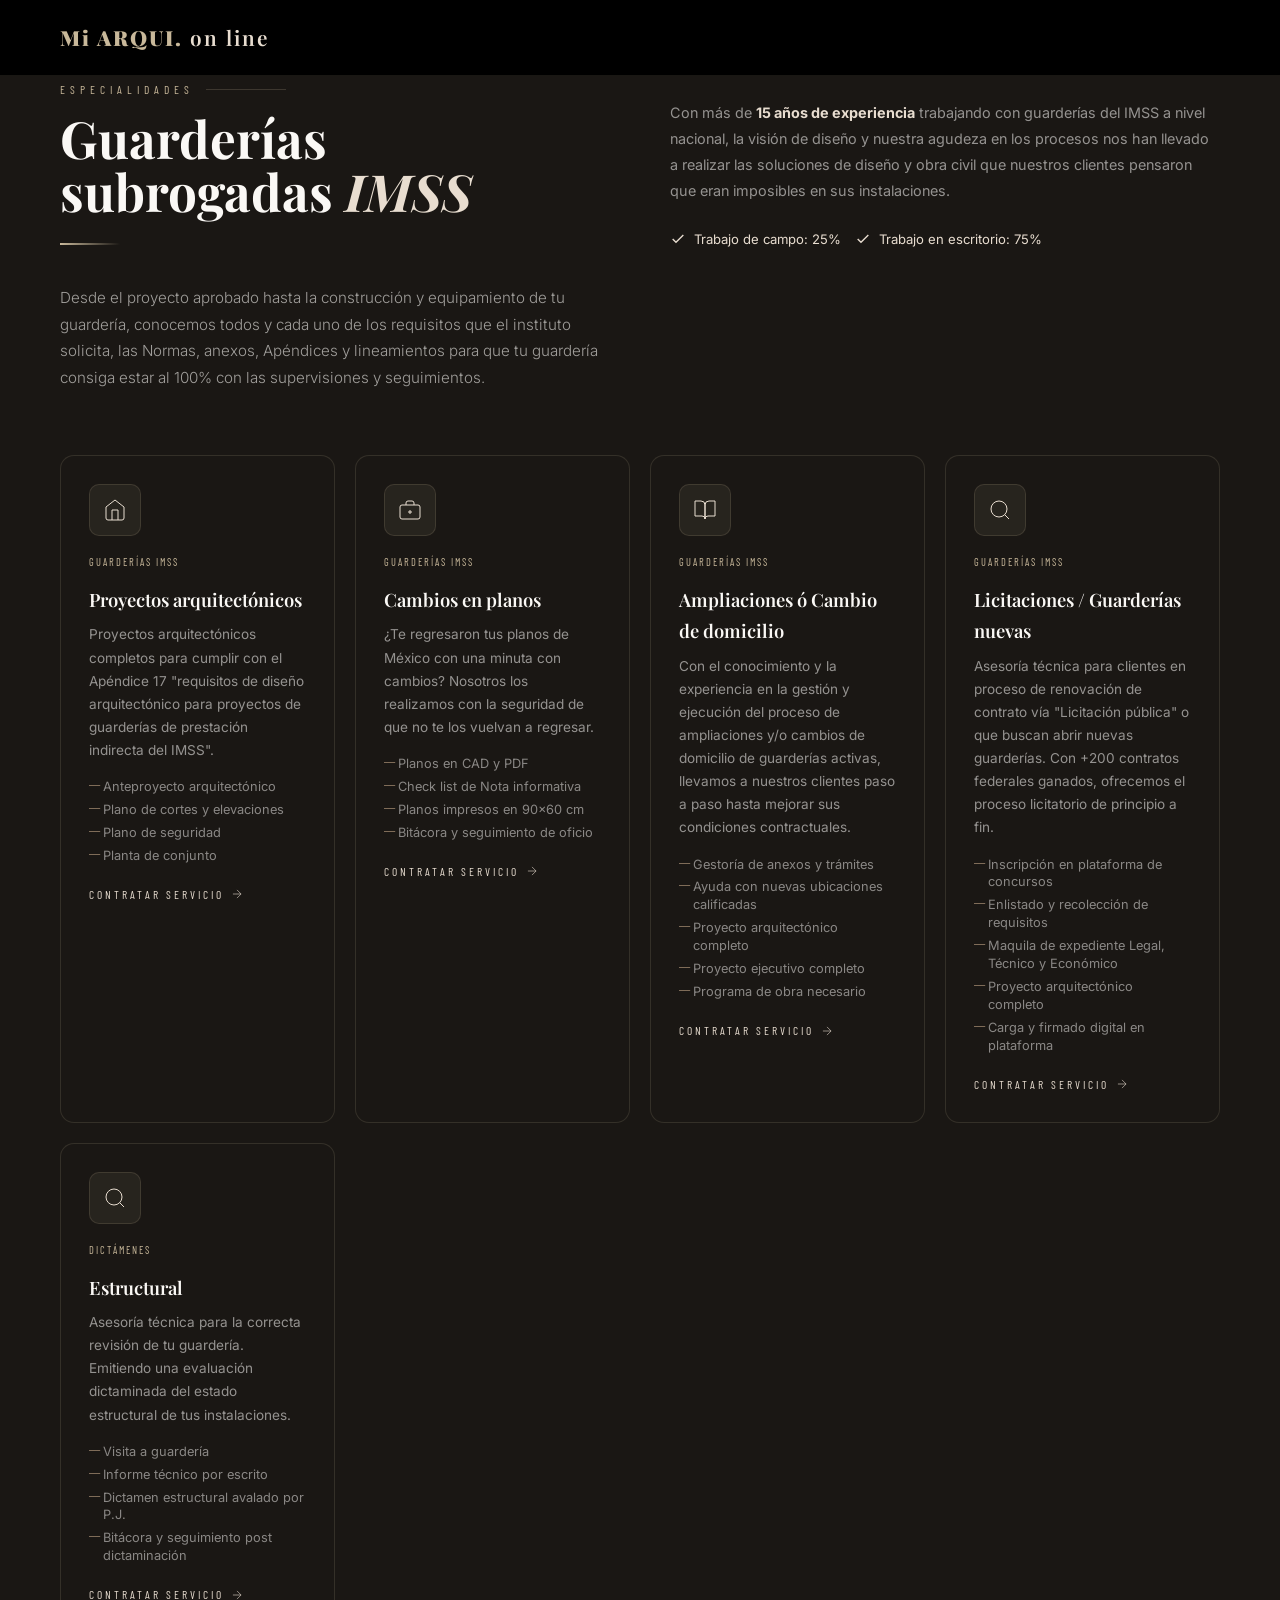
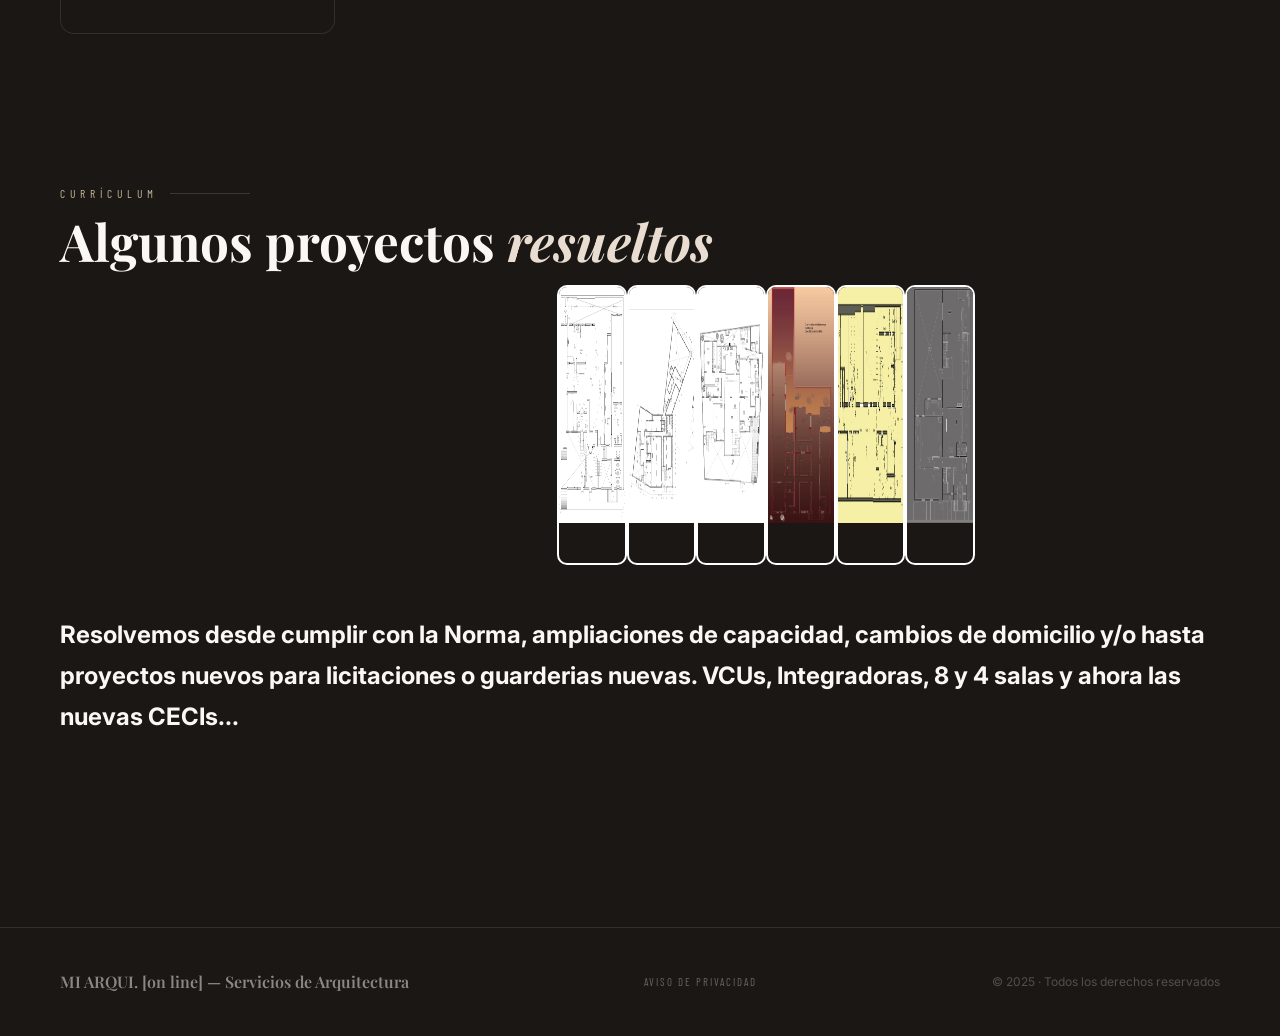
<file: guarderias/guarderias.html>
<!DOCTYPE html>
<html lang="en">
<head>
  <meta charset="UTF-8">
  <meta name="viewport" content="width=device-width, initial-scale=1.0">
  <title>Guarderías</title>
    <link href="https://fonts.googleapis.com/css2?family=Playfair+Display:wght@400;500;600;700;900&family=Inter:wght@300;400;500;600;700&family=Barlow+Condensed:wght@400;500;600;700;800&display=swap" rel="stylesheet">
  <link rel="stylesheet" href="../style.css">
  
<!-- ════════════════════════════════════════════════════════════
  NAVIGATION
════════════════════════════════════════════════════════════ -->
<nav class="nav" id="navbar">
  <a class="nav-logo" href="../index.html">
    <span>Mi ARQUI.</span> on line
  </a>
  
</nav>

</head>
<body>

  <section class="guarderias-section" id="guarderias">

    <div class="guarderias-intro">
      <div>
        <div class="section-eyebrow">Especialidades</div>
        <h2 class="section-title">Guarderías<br>subrogadas <em>IMSS</em></h2>
        <div class="section-divider"></div>
        <p class="section-lead">
          Desde el proyecto aprobado hasta la construcción y equipamiento de tu guardería,
          conocemos todos y cada uno de los requisitos que el instituto solicita, las Normas, anexos,
          Apéndices y lineamientos para que tu guardería consiga estar al 100% con las supervisiones y seguimientos.
        </p>
      </div>
      <div style="padding-top:20px;">
        <p style="font-size:.9rem; color:rgba(250,248,245,.55); line-height:1.8;">
          Con más de <strong style="color:var(--stone-l)">15 años de experiencia</strong> trabajando con guarderías
          del IMSS a nivel nacional, la visión de diseño y nuestra agudeza en los procesos nos han llevado a realizar
          las soluciones de diseño y obra civil que nuestros clientes pensaron que eran imposibles en sus instalaciones.
        </p>
        <div style="margin-top:24px; display:flex; gap:14px; flex-wrap:wrap;">
          <div style="display:flex; align-items:center; gap:8px; font-size:.82rem; color:var(--stone-l);">
            <svg width="16" height="16" viewBox="0 0 24 24" fill="none" stroke="currentColor" stroke-width="2"><polyline points="20 6 9 17 4 12"/></svg>
            Trabajo de campo: 25%
          </div>
          <div style="display:flex; align-items:center; gap:8px; font-size:.82rem; color:var(--stone-l);">
            <svg width="16" height="16" viewBox="0 0 24 24" fill="none" stroke="currentColor" stroke-width="2"><polyline points="20 6 9 17 4 12"/></svg>
            Trabajo en escritorio: 75%
          </div>
        </div>
      </div>
    </div>

    <div class="guarderias-grid">

      <div class="guarderias-card" onclick="openModal('Proyectos Arquitectónicos IMSS')">
        <div class="sc-icon">
          <svg viewBox="0 0 24 24"><path d="M3 9l9-7 9 7v11a2 2 0 01-2 2H5a2 2 0 01-2-2z"/><polyline points="9 22 9 12 15 12 15 22"/></svg>
        </div>
        <div class="sc-market">Guarderías IMSS</div>
        <div class="sc-name">Proyectos arquitectónicos</div>
        <div class="sc-desc">
          Proyectos arquitectónicos completos para cumplir con el Apéndice 17 "requisitos de diseño arquitectónico para proyectos de guarderías de prestación indirecta del IMSS".
        </div>
        <ul class="sc-features">
          <li>Anteproyecto arquitectónico</li>
          <li>Plano de cortes y elevaciones</li>
          <li>Plano de seguridad</li>
          <li>Planta de conjunto</li>
        </ul>
        <div class="sc-cta">
          Contratar servicio
          <svg viewBox="0 0 24 24"><line x1="5" y1="12" x2="19" y2="12"/><polyline points="12 5 19 12 12 19"/></svg>
        </div>
      </div>

      <div class="guarderias-card" onclick="openModal('Cambios en Planos')">
        <div class="sc-icon">
          <svg viewBox="0 0 24 24"><rect x="2" y="7" width="20" height="14" rx="2"/><path d="M16 7V5a2 2 0 00-2-2h-4a2 2 0 00-2 2v2"/><line x1="12" y1="12" x2="12" y2="16"/><line x1="10" y1="14" x2="14" y2="14"/></svg>
        </div>
        <div class="sc-market">Guarderías IMSS</div>
        <div class="sc-name">Cambios en planos</div>
        <div class="sc-desc">
          ¿Te regresaron tus planos de México con una minuta con cambios? Nosotros los realizamos con la seguridad de que no te los vuelvan a regresar.
        </div>
        <ul class="sc-features">
          <li>Planos en CAD y PDF</li>
          <li>Check list de Nota informativa</li>
          <li>Planos impresos en 90×60 cm</li>
          <li>Bitácora y seguimiento de oficio</li>
        </ul>
        <div class="sc-cta">
          Contratar servicio
          <svg viewBox="0 0 24 24"><line x1="5" y1="12" x2="19" y2="12"/><polyline points="12 5 19 12 12 19"/></svg>
        </div>
      </div>

      <div class="guarderias-card" onclick="openModal('Ampliaciones o Cambio de domicilio')">
        <div class="sc-icon">
          <svg viewBox="0 0 24 24"><path d="M2 3h6a4 4 0 014 4v14a3 3 0 00-3-3H2z"/><path d="M22 3h-6a4 4 0 00-4 4v14a3 3 0 013-3h7z"/></svg>
        </div>
        <div class="sc-market">Guarderías IMSS</div>
        <div class="sc-name">Ampliaciones ó Cambio de domicilio</div>
        <div class="sc-desc">
          Con el conocimiento y la experiencia en la gestión y ejecución del proceso de ampliaciones y/o cambios de domicilio de guarderías activas, llevamos a nuestros clientes paso a paso hasta mejorar sus condiciones contractuales.
        </div>
        <ul class="sc-features">
          <li>Gestoría de anexos y trámites</li>
          <li>Ayuda con nuevas ubicaciones calificadas</li>
          <li>Proyecto arquitectónico completo</li>
          <li>Proyecto ejecutivo completo</li>
          <li>Programa de obra necesario</li>
        </ul>
        <div class="sc-cta">
          Contratar servicio
          <svg viewBox="0 0 24 24"><line x1="5" y1="12" x2="19" y2="12"/><polyline points="12 5 19 12 12 19"/></svg>
        </div>
      </div>

      <div class="guarderias-card" onclick="openModal('Licitaciones / Guarderías nuevas')">
        <div class="sc-icon">
          <svg viewBox="0 0 24 24"><circle cx="11" cy="11" r="8"/><line x1="21" y1="21" x2="16.65" y2="16.65"/></svg>
        </div>
        <div class="sc-market">Guarderías IMSS</div>
        <div class="sc-name">Licitaciones / Guarderías nuevas</div>
        <div class="sc-desc">
          Asesoría técnica para clientes en proceso de renovación de contrato vía "Licitación pública" o que buscan abrir nuevas guarderías. Con +200 contratos federales ganados, ofrecemos el proceso licitatorio de principio a fin.
        </div>
        <ul class="sc-features">
          <li>Inscripción en plataforma de concursos</li>
          <li>Enlistado y recolección de requisitos</li>
          <li>Maquila de expediente Legal, Técnico y Económico</li>
          <li>Proyecto arquitectónico completo</li>
          <li>Carga y firmado digital en plataforma</li>
        </ul>
        <div class="sc-cta">
          Contratar servicio
          <svg viewBox="0 0 24 24"><line x1="5" y1="12" x2="19" y2="12"/><polyline points="12 5 19 12 12 19"/></svg>
        </div>
      </div>

      <div class="guarderias-card" onclick="openModal('Dictamen Estructural')">
        <div class="sc-icon">
          <svg viewBox="0 0 24 24"><circle cx="11" cy="11" r="8"/><line x1="21" y1="21" x2="16.65" y2="16.65"/></svg>
        </div>
        <div class="sc-market">Dictámenes</div>
        <div class="sc-name">Estructural</div>
        <div class="sc-desc">
          Asesoría técnica para la correcta revisión de tu guardería. Emitiendo una evaluación dictaminada del estado estructural de tus instalaciones.
        </div>
        <ul class="sc-features">
          <li>Visita a guardería</li>
          <li>Informe técnico por escrito</li>
          <li>Dictamen estructural avalado por P.J.</li>
          <li>Bitácora y seguimiento post dictaminación</li>
        </ul>
        <div class="sc-cta">
          Contratar servicio
          <svg viewBox="0 0 24 24"><line x1="5" y1="12" x2="19" y2="12"/><polyline points="12 5 19 12 12 19"/></svg>
        </div>
      </div>

    </div></section><section class="gallery-section" id="obras">
    <div>
      <div class="section-eyebrow">Currículum</div>
      <h2 class="section-title">Algunos proyectos <em>resueltos</em></h2>
    </div>

    <div class="gallery">
      <img src="../guarderias/planos/U-1169 INTERAMERICANO planta baja.png" alt="Interamericano">
      <img src="../guarderias/planos/KANT 440 planta baja.png" alt="Kant celeste">
      <img src="../guarderias/planos/U-439 PSICOEDUCATIVO HUINALA planta baja.png" alt="Psicoeducativo Huinala">
      <img src="../guarderias/planos/ALEGRES DIAS planta baja.jpg" alt="Alegres días">
      <img src="../guarderias/planos/U-351 baby care.png" alt="Baby care">
      <img src="../guarderias/planos/U-774.webp" alt="Mi mundo feliz">
    </div>

    <h2> Resolvemos desde cumplir con la Norma, ampliaciones de capacidad, cambios de domicilio y/o hasta proyectos nuevos
      para licitaciones o guarderias nuevas. VCUs, Integradoras, 8 y 4 salas y ahora las nuevas CECIs...  </h2>
  </section>

<!-- ════════════════════════════════════════════════════════════
  MODAL DE AGENDA DE CITAS
════════════════════════════════════════════════════════════ -->
<div class="modal-overlay" id="modalOverlay">
  <div class="modal">

    <div class="modal-header">
      <div>
        <div class="modal-plan-tag" id="modalPlanTag">Servicio</div>
        <div class="modal-title"    id="modalTitle">Agendar Consulta</div>
      </div>
      <div class="modal-close" onclick="closeModal()">✕</div>
    </div>

    <div class="modal-body">

      <div class="modal-steps">
        <div class="ms-step active" id="step-tab-1">
          <div class="ms-num">1</div><div class="ms-label">Tus datos</div>
        </div>
        <div class="ms-step" id="step-tab-2">
          <div class="ms-num">2</div><div class="ms-label">Fecha y hora</div>
        </div>
        <div class="ms-step" id="step-tab-3">
          <div class="ms-num">3</div><div class="ms-label">Confirmar</div>
        </div>
      </div>

      <!-- STEP 1 -->
      <div class="step-panel active" id="step-1">
        <p style="font-size:.85rem;color:var(--muted);margin-bottom:20px;line-height:1.6;">
          Cuéntame un poco sobre ti y tu proyecto para poder preparar mejor nuestra reunión.
        </p>
        <div class="form-grid">
          <div class="form-field">
            <label>Nombre completo *</label>
            <input type="text" id="cl_name" placeholder="Tu nombre">
          </div>
          <div class="form-field">
            <label>Teléfono / WhatsApp *</label>
            <input type="tel" id="cl_phone" placeholder="10 dígitos">
          </div>
          <div class="form-field">
            <label>Email *</label>
            <input type="email" id="cl_email" placeholder="correo@ejemplo.com">
          </div>
          <div class="form-field">
            <label>Ciudad / Ubicación del proyecto</label>
            <input type="text" id="cl_city" placeholder="Ciudad, Estado">
          </div>
        </div>
        <div class="form-grid g1">
          <div class="form-field">
            <label>Describe brevemente tu proyecto o necesidad *</label>
            <textarea id="cl_desc" rows="3"
              placeholder="Ej: Quiero construir una casa de 120m² en un terreno en esquina..."></textarea>
          </div>
          <div class="form-field" style="margin-top:10px;">
            <label>Presupuesto aproximado (opcional)</label>
            <select id="cl_budget">
              <option value="">Prefiero no indicarlo por ahora</option>
              <option>Menos de $500,000 MXN</option>
              <option>$500,000 – $1,500,000 MXN</option>
              <option>$1,500,000 – $3,000,000 MXN</option>
              <option>Más de $3,000,000 MXN</option>
              <option>Aún no definido</option>
            </select>
          </div>
        </div>
        <div class="modal-footer">
          <span></span>
          <button class="modal-next-btn" onclick="goToStep(2)">Elegir Fecha →</button>
        </div>
      </div>

      <!-- STEP 2 -->
      <div class="step-panel" id="step-2">
        <p style="font-size:.85rem;color:var(--muted);margin-bottom:20px;line-height:1.6;">
          Selecciona la fecha y hora de tu preferencia. Las reuniones pueden ser presenciales o por videollamada.
        </p>
        <div class="cal-header">
          <div class="cal-month" id="calMonth">—</div>
          <div class="cal-nav">
            <button class="cal-nav-btn" onclick="changeMonth(-1)">
              <svg viewBox="0 0 24 24"><polyline points="15 18 9 12 15 6"/></svg>
            </button>
            <button class="cal-nav-btn" onclick="changeMonth(1)">
              <svg viewBox="0 0 24 24"><polyline points="9 18 15 12 9 6"/></svg>
            </button>
          </div>
        </div>
        <div class="cal-days-header">
          <div class="cal-day-name">Dom</div>
          <div class="cal-day-name">Lun</div>
          <div class="cal-day-name">Mar</div>
          <div class="cal-day-name">Mié</div>
          <div class="cal-day-name">Jue</div>
          <div class="cal-day-name">Vie</div>
          <div class="cal-day-name">Sáb</div>
        </div>
        <div class="cal-grid" id="calGrid"></div>
        <div class="timeslots-label">Horarios disponibles</div>
        <div class="timeslots-grid" id="timeslotsGrid"></div>
        <div class="booking-summary" id="bookingSummary">
          <div class="bs-row"><span>Servicio</span><strong id="bs_service">—</strong></div>
          <div class="bs-row"><span>Fecha</span><strong id="bs_date">—</strong></div>
          <div class="bs-row"><span>Hora</span><strong id="bs_time">—</strong></div>
          <div class="bs-row"><span>Modalidad</span><strong>Presencial o videollamada</strong></div>
          <div class="bs-row"><span>Duración</span><strong>30 – 60 min</strong></div>
        </div>
        <div class="modal-footer">
          <button class="modal-back-btn" onclick="goToStep(1)">← Atrás</button>
          <button class="modal-next-btn" id="confirmDateBtn"
                  onclick="goToStep(3)"
                  style="opacity:.4;pointer-events:none">
            Confirmar →
          </button>
        </div>
      </div>

      <!-- STEP 3 -->
      <div class="step-panel" id="step-3">
        <div style="text-align:center;padding:20px 0 10px;">
          <div style="width:64px;height:64px;border-radius:50%;background:rgba(61,107,79,.2);
                      border:1.5px solid var(--green-l);display:flex;align-items:center;
                      justify-content:center;margin:0 auto 16px;">
            <svg width="28" height="28" viewBox="0 0 24 24"
                 fill="none" stroke="#6a9e7a" stroke-width="2.5">
              <polyline points="20 6 9 17 4 12"/>
            </svg>
          </div>
          <div style="font-family:var(--fp);font-size:1.5rem;font-weight:700;
                      color:var(--stone-l);margin-bottom:8px;">¡Solicitud enviada!</div>
          <p style="font-size:.88rem;color:var(--muted);line-height:1.7;
                    max-width:400px;margin:0 auto 24px;">
            Recibí tu solicitud de consulta. Te confirmaré la cita en menos de
            <strong style="color:var(--stone-l)">2 horas</strong> por WhatsApp y email.
          </p>
          <div style="margin-top: 20px; text-align: center;">
  <a id="whatsappConfirmBtn"
     href="#"
     target="_blank"
     rel="noopener"
     style="
       display: none;
       align-items: center;
       justify-content: center;
       gap: 10px;
       background: #25D366;
       color: #fff;
       font-family: var(--fb);
       font-size: .82rem;
       letter-spacing: 3px;
       text-transform: uppercase;
       font-weight: 700;
       padding: 14px 28px;
       border-radius: 8px;
       text-decoration: none;
       transition: background .25s;
     ">
    <svg width="20" height="20" viewBox="0 0 24 24" fill="white">
      <path d="M17.472 14.382c-.297-.149-1.758-.867-2.03-.967-.273-.099-.471-.148-.67.15
               -.197.297-.767.966-.94 1.164-.173.199-.347.223-.644.075
               -.297-.15-1.255-.463-2.39-1.475-.883-.788-1.48-1.761-1.653-2.059
               -.173-.297-.018-.458.13-.606.134-.133.298-.347.446-.52
               .149-.174.198-.298.298-.497.099-.198.05-.371-.025-.52
               -.075-.149-.669-1.612-.916-2.207-.242-.579-.487-.5-.669-.51
               -.173-.008-.371-.01-.57-.01-.198 0-.52.074-.792.372
               -.272.297-1.04 1.016-1.04 2.479 0 1.462 1.065 2.875 1.213 3.074
               .149.198 2.096 3.2 5.077 4.487.709.306 1.262.489 1.694.625
               .712.227 1.36.195 1.871.118.571-.085 1.758-.719 2.006-1.413
               .248-.694.248-1.289.173-1.413-.074-.124-.272-.198-.57-.347z"/>
      <path d="M12 0C5.373 0 0 5.373 0 12c0 2.123.554 4.118 1.522 5.854L.057 23.882
               l6.186-1.438A11.94 11.94 0 0012 24c6.627 0 12-5.373 12-12S18.627 0 12 0z
               M12 22c-1.891 0-3.667-.5-5.2-1.373l-.373-.217-3.873.9.976-3.77
               -.24-.386A9.944 9.944 0 012 12C2 6.477 6.477 2 12 2s10 4.477 10 10
               -4.477 10-10 10z"/>
    </svg>
    Confirmar cita por WhatsApp
  </a>
</div>
        </div>
        <div style="background:rgba(200,184,154,.06);border:1px solid rgba(200,184,154,.15);
                    border-radius:10px;padding:18px;margin-bottom:20px;">
          <div class="bs-row"><span>Nombre</span><strong id="conf_name">—</strong></div>
          <div class="bs-row"><span>Servicio</span><strong id="conf_service">—</strong></div>
          <div class="bs-row"><span>Fecha y hora</span><strong id="conf_datetime">—</strong></div>
          <div class="bs-row"><span>Contacto</span><strong id="conf_contact">—</strong></div>
        </div>
        <p style="font-size:.8rem;color:rgba(250,248,245,.4);text-align:center;line-height:1.6;">
          Si necesitas cambiar tu cita, contáctame directamente a<br>
          <strong style="color:var(--stone)">WhatsApp: 8186052831</strong> o
          <strong style="color:var(--stone)">arquitecturayseguridad@hotmail.com</strong>
        </p>
        <div class="modal-footer" style="justify-content:center;">
          <div id="stripePayBtn" style="display:none;text-align:center;margin-bottom:16px;">
            <p style="font-size:.8rem;color:rgba(15,14,13,.5);margin-bottom:10px;">
              Para confirmar tu cita, realiza el pago del anticipo:
            </p>
            <a id="stripePayLink"
               href="#"
               target="_blank"
               style="display:inline-block;background:#635bff;color:#fff;
                      font-family:'Sora',sans-serif;font-weight:700;
                      font-size:.82rem;letter-spacing:2px;text-transform:uppercase;
                      padding:13px 28px;border-radius:8px;text-decoration:none;">
              💳 Pagar con tarjeta (Stripe)
            </a>
          </div>
          <button class="modal-next-btn" onclick="closeModal()">Cerrar</button>
        </div>
      </div>

    </div><!-- /modal-body -->
  </div><!-- /modal -->
</div><!-- /modal-overlay -->

  
<!-- ════════════════════════════════════════════════════════════
  FOOTER
════════════════════════════════════════════════════════════ -->
<footer class="footer">
  <div class="footer-logo">MI ARQUI. [on line] — Servicios de Arquitectura</div>
  <div class="footer-links">
   
    <a href="#">Aviso de privacidad</a>
  </div>
  <div class="footer-copy">
    © 2025 · Todos los derechos reservados
  </div>
</footer>

</body>

<script src="../app.js"></script>
</html>
</file>
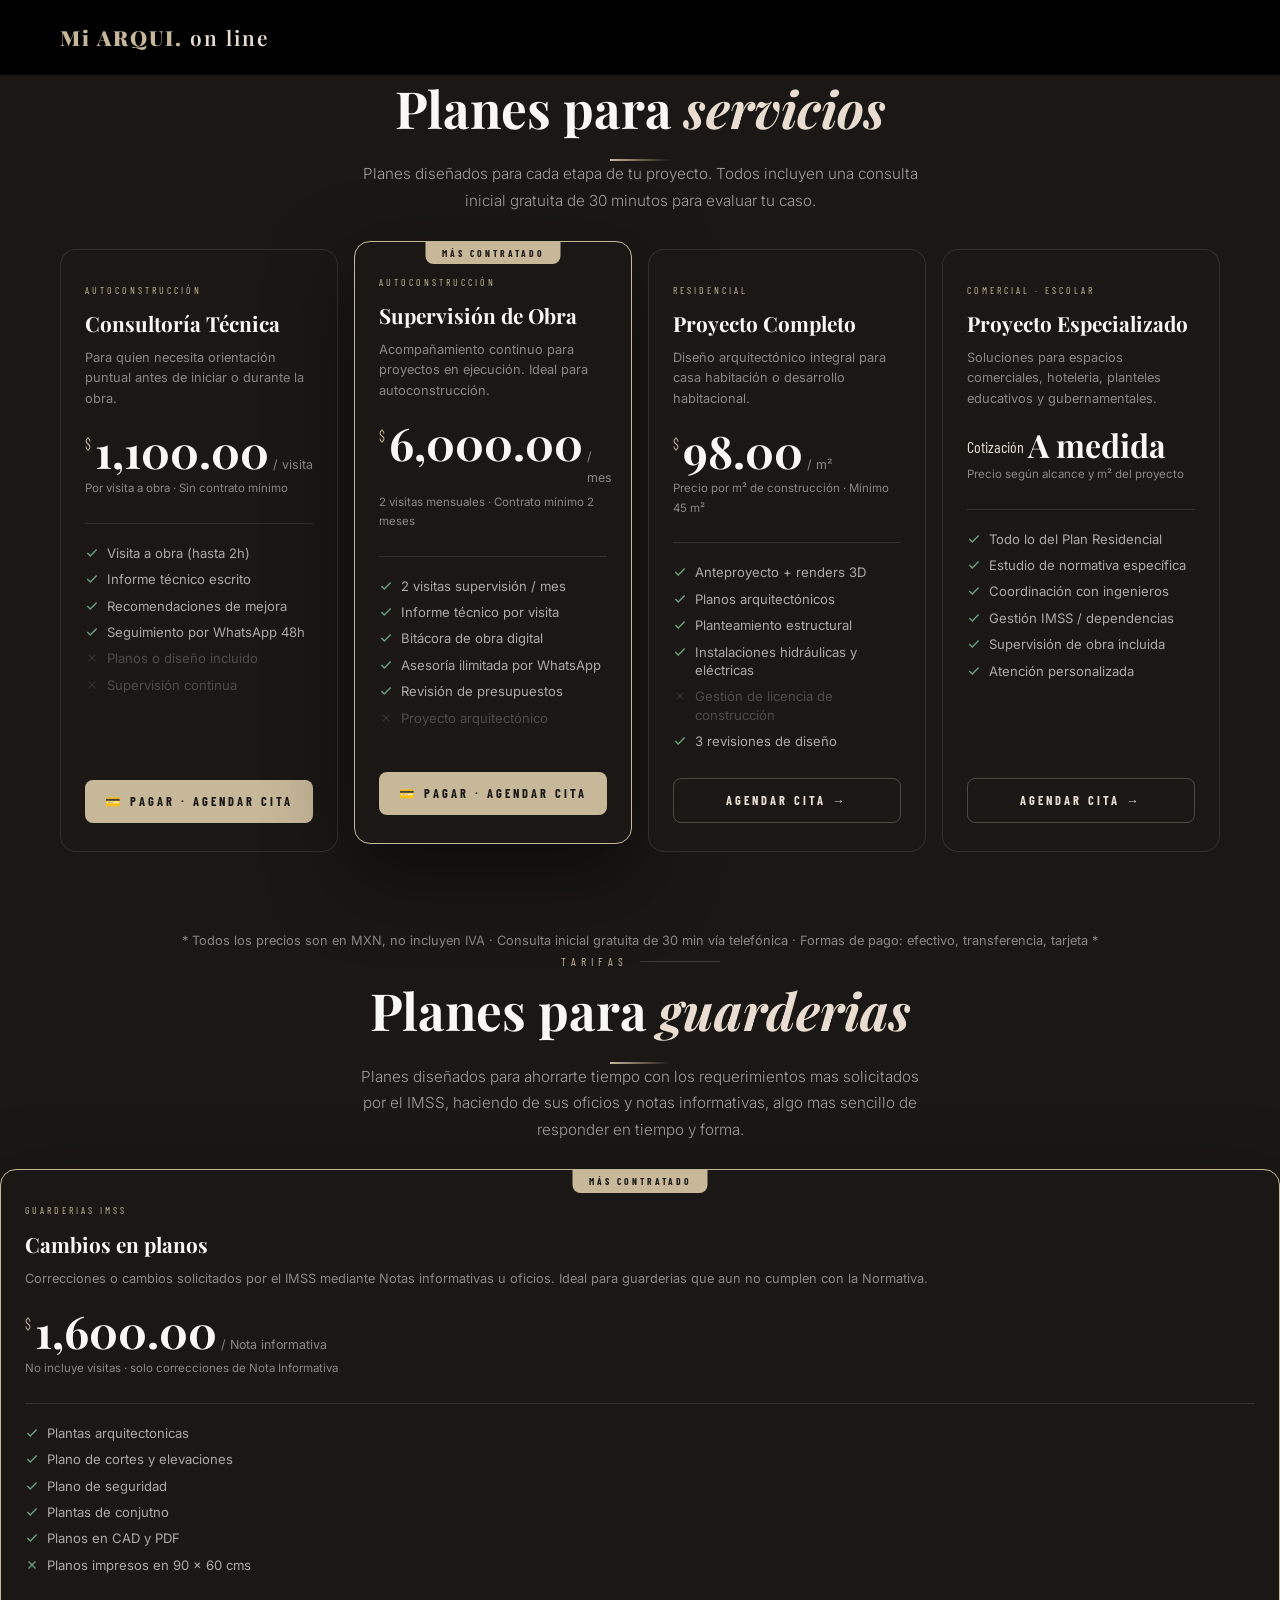
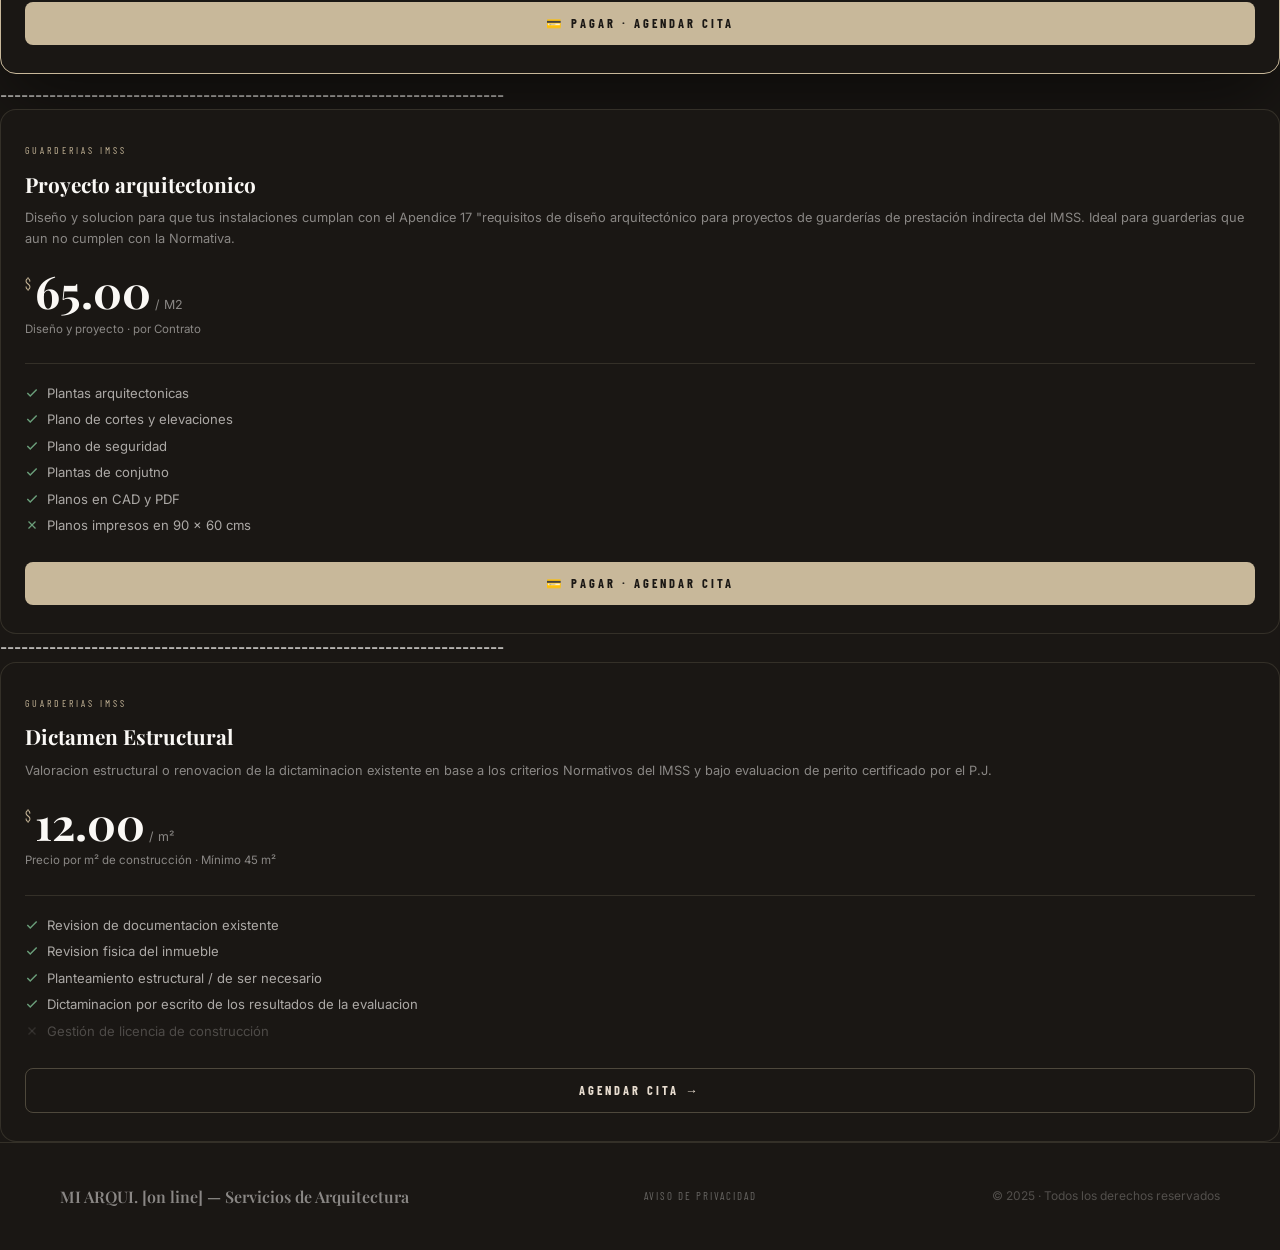
<file: planes/planes.html>
<!DOCTYPE html>
<html lang="en">
<head>
    <meta charset="UTF-8">
    <meta name="viewport" content="width=device-width, initial-scale=1.0">
    <title>Planes</title>
      <link href="https://fonts.googleapis.com/css2?family=Playfair+Display:wght@400;500;600;700;900&family=Inter:wght@300;400;500;600;700&family=Barlow+Condensed:wght@400;500;600;700;800&display=swap" rel="stylesheet">
  <link rel="stylesheet" href="../style.css">
  
  <!-- ════════════════════════════════════════════════════════════
  NAVIGATION
════════════════════════════════════════════════════════════ -->
<nav class="nav" id="navbar">
  <a class="nav-logo" href="../index.html">
    <span>Mi ARQUI.</span> on line
  </a>
  
</nav>

</head>
<body>
    
<!-- ════════════════════════════════════════════════════════════
  PLANES / MEMBRESÍAS
════════════════════════════════════════════════════════════ -->
<section class="plans-section" id="planes">

  <div class="plans-intro">
    <div class="section-eyebrow" style="justify-content:center">Tarifas</div>
    <h2 class="section-title">Planes para <em>servicios</em></h2>
    <div class="section-divider"></div>
    <p class="section-lead">
      Planes diseñados para cada etapa de tu proyecto. Todos incluyen una consulta
      inicial gratuita de 30 minutos para evaluar tu caso.
    </p>
  </div>

  <div class="plans-grid">

    <!-- Plan 1: Consultoría -->
    <div class="plan-card">
      <div class="plan-market">Autoconstrucción</div>
      <div class="plan-name">Consultoría Técnica</div>
      <div class="plan-desc">Para quien necesita orientación puntual antes de iniciar o durante la obra.</div>
      <div class="plan-price">
        <span class="pp-currency">$</span>
        <span class="pp-amount" id="price1">1,100.00</span>
        <span class="pp-period">/ visita</span>
      </div>
      <div class="plan-price-note">Por visita a obra · Sin contrato mínimo</div>
      <div class="plan-divider"></div>
      <ul class="plan-features">
        <li class="included">
          <svg viewBox="0 0 24 24" stroke-width="2.5"><polyline points="20 6 9 17 4 12"/></svg>
          Visita a obra (hasta 2h)
        </li>
        <li class="included">
          <svg viewBox="0 0 24 24" stroke-width="2.5"><polyline points="20 6 9 17 4 12"/></svg>
          Informe técnico escrito
        </li>
        <li class="included">
          <svg viewBox="0 0 24 24" stroke-width="2.5"><polyline points="20 6 9 17 4 12"/></svg>
          Recomendaciones de mejora
        </li>
        <li class="included">
          <svg viewBox="0 0 24 24" stroke-width="2.5"><polyline points="20 6 9 17 4 12"/></svg>
          Seguimiento por WhatsApp 48h
        </li>
        <li class="excluded">
          <svg viewBox="0 0 24 24" stroke-width="2"><line x1="18" y1="6" x2="6" y2="18"/><line x1="6" y1="6" x2="18" y2="18"/></svg>
          Planos o diseño incluido
        </li>
        <li class="excluded">
          <svg viewBox="0 0 24 24" stroke-width="2"><line x1="18" y1="6" x2="6" y2="18"/><line x1="6" y1="6" x2="18" y2="18"/></svg>
          Supervisión continua
        </li>
      </ul>
        <button class="plan-btn plan-btn-solid"
          onclick="openModal('Consultoría Técnica')"
          style="width:100%;cursor:pointer;">
    💳 Pagar · Agendar Cita
  </button>
  </div>

    <!-- Plan 2: Supervisión (DESTACADO) -->
    <div class="plan-card featured">
      <div class="plan-popular">MÁS CONTRATADO</div>
      <div class="plan-market">Autoconstrucción</div>
      <div class="plan-name">Supervisión de Obra</div>
      <div class="plan-desc">Acompañamiento continuo para proyectos en ejecución. Ideal para autoconstrucción.</div>
      <div class="plan-price">
        <span class="pp-currency">$</span>
        <span class="pp-amount" id="price2">6,000.00</span>
        <span class="pp-period">/ mes</span>
      </div>
      <div class="plan-price-note">2 visitas mensuales · Contrato mínimo 2 meses</div>
      <div class="plan-divider"></div>
      <ul class="plan-features">
        <li class="included">
          <svg viewBox="0 0 24 24" stroke-width="2.5"><polyline points="20 6 9 17 4 12"/></svg>
          2 visitas supervisión / mes
        </li>
        <li class="included">
          <svg viewBox="0 0 24 24" stroke-width="2.5"><polyline points="20 6 9 17 4 12"/></svg>
          Informe técnico por visita
        </li>
        <li class="included">
          <svg viewBox="0 0 24 24" stroke-width="2.5"><polyline points="20 6 9 17 4 12"/></svg>
          Bitácora de obra digital
        </li>
        <li class="included">
          <svg viewBox="0 0 24 24" stroke-width="2.5"><polyline points="20 6 9 17 4 12"/></svg>
          Asesoría ilimitada por WhatsApp
        </li>
        <li class="included">
          <svg viewBox="0 0 24 24" stroke-width="2.5"><polyline points="20 6 9 17 4 12"/></svg>
          Revisión de presupuestos
        </li>
        <li class="excluded">
          <svg viewBox="0 0 24 24" stroke-width="2"><line x1="18" y1="6" x2="6" y2="18"/><line x1="6" y1="6" x2="18" y2="18"/></svg>
          Proyecto arquitectónico
        </li>
      </ul>
        <button class="plan-btn plan-btn-solid"
          onclick="openModal('Supervisión de Obra')"
          style="width:100%;cursor:pointer;">
    💳 Pagar · Agendar Cita
  </button>
  </div>
    <!-- Plan 3: Proyecto Residencial Completo -->
    <div class="plan-card">
      <div class="plan-market">Residencial</div>
      <div class="plan-name">Proyecto Completo</div>
      <div class="plan-desc">Diseño arquitectónico integral para casa habitación o desarrollo habitacional.</div>
      <div class="plan-price">
        <span class="pp-currency">$</span>
        <span class="pp-amount" id="price3">98.00</span>
        <span class="pp-period">/ m²</span>
      </div>
      <div class="plan-price-note">Precio por m² de construcción · Mínimo 45 m²</div>
      <div class="plan-divider"></div>
      <ul class="plan-features">
        <li class="included">
          <svg viewBox="0 0 24 24" stroke-width="2.5"><polyline points="20 6 9 17 4 12"/></svg>
          Anteproyecto + renders 3D
        </li>
        <li class="included">
          <svg viewBox="0 0 24 24" stroke-width="2.5"><polyline points="20 6 9 17 4 12"/></svg>
          Planos arquitectónicos
        </li>
        <li class="included">
          <svg viewBox="0 0 24 24" stroke-width="2.5"><polyline points="20 6 9 17 4 12"/></svg>
          Planteamiento estructural
        </li>
        <li class="included">
          <svg viewBox="0 0 24 24" stroke-width="2.5"><polyline points="20 6 9 17 4 12"/></svg>
          Instalaciones hidráulicas y eléctricas
        </li>
        <li class="excluded">
          <svg viewBox="0 0 24 24" stroke-width="2.5"><line x1="18" y1="6" x2="6" y2="18"/><line x1="6" y1="6" x2="18" y2="18"/></svg>
          Gestión de licencia de construcción
        </li>
        <li class="included">
          <svg viewBox="0 0 24 24" stroke-width="2.5"><polyline points="20 6 9 17 4 12"/></svg>
          3 revisiones de diseño
        </li>
      </ul>
        <button class="plan-btn plan-btn-outline"
          onclick="openModal('Diseño Residencial')"
          style="width:100%;cursor:pointer;">
    Agendar Cita →
  </button>
    </div>

    <!-- Plan 4: Especializado -->
    <div class="plan-card">
      <div class="plan-market">Comercial · Escolar</div>
      <div class="plan-name">Proyecto Especializado</div>
      <div class="plan-desc">Soluciones para espacios comerciales, hoteleria, planteles educativos y gubernamentales.</div>
      <div class="plan-price">
        <span class="pp-currency" style="font-size:1rem;color:var(--stone-l)">Cotización</span>
        <span class="pp-amount" style="font-size:2rem;">A medida</span>
      </div>
      <div class="plan-price-note">Precio según alcance y m² del proyecto</div>
      <div class="plan-divider"></div>
      <ul class="plan-features">
        <li class="included">
          <svg viewBox="0 0 24 24" stroke-width="2.5"><polyline points="20 6 9 17 4 12"/></svg>
          Todo lo del Plan Residencial
        </li>
        <li class="included">
          <svg viewBox="0 0 24 24" stroke-width="2.5"><polyline points="20 6 9 17 4 12"/></svg>
          Estudio de normativa específica
        </li>
        <li class="included">
          <svg viewBox="0 0 24 24" stroke-width="2.5"><polyline points="20 6 9 17 4 12"/></svg>
          Coordinación con ingenieros
        </li>
        <li class="included">
          <svg viewBox="0 0 24 24" stroke-width="2.5"><polyline points="20 6 9 17 4 12"/></svg>
          Gestión IMSS / dependencias
        </li>
        <li class="included">
          <svg viewBox="0 0 24 24" stroke-width="2.5"><polyline points="20 6 9 17 4 12"/></svg>
          Supervisión de obra incluida
        </li>
        <li class="included">
          <svg viewBox="0 0 24 24" stroke-width="2.5"><polyline points="20 6 9 17 4 12"/></svg>
          Atención personalizada
        </li>
      </ul>
      <button class="plan-btn plan-btn-outline"
          onclick="openModal('Proyecto Especializado')"
          style="width:100%;cursor:pointer;">
    Agendar Cita →
  </button>
   
 </div><!-- /plans-grid -->
</section><!-- /plans-section -->
 
  <p class="plans-note">
    * Todos los precios son en MXN, no incluyen IVA · Consulta inicial gratuita de 30 min vía telefónica ·
    Formas de pago: efectivo, transferencia, tarjeta *

  </p>


  <div class="plans-intro">
    <div class="section-eyebrow" style="justify-content:center">Tarifas</div>
    <h2 class="section-title">Planes para <em>guarderias</em></h2>
    <div class="section-divider"></div>
    <p class="section-lead">
      Planes diseñados para ahorrarte tiempo con los requerimientos mas solicitados por el IMSS,
      haciendo de sus oficios y notas informativas, algo mas sencillo de responder en tiempo y forma.
    </p>
  </div>

  <div class="plans-grid"></div>

   <!-- Plan 5: Cambios en planos (DESTACADO) -->
    <div class="plan-card featured">
      <div class="plan-popular">MÁS CONTRATADO</div>
      <div class="plan-market">Guarderias IMSS</div>
      <div class="plan-name">Cambios en planos</div>
      <div class="plan-desc">Correcciones o cambios solicitados por el IMSS mediante Notas informativas u oficios. 
        Ideal para guarderias que aun no cumplen con la Normativa.</div>
      <div class="plan-price">
        <span class="pp-currency">$</span>
        <span class="pp-amount" id="price2">1,600.00</span>
        <span class="pp-period">/ Nota informativa </span>
      </div>
      <div class="plan-price-note">No incluye visitas · solo correcciones de Nota Informativa</div>
      <div class="plan-divider"></div>
      <ul class="plan-features">
        <li class="included">
          <svg viewBox="0 0 24 24" stroke-width="2.5"><polyline points="20 6 9 17 4 12"/></svg>
          Plantas arquitectonicas
        </li>
        <li class="included">
          <svg viewBox="0 0 24 24" stroke-width="2.5"><polyline points="20 6 9 17 4 12"/></svg>
          Plano de cortes y elevaciones
        </li>
        <li class="included">
          <svg viewBox="0 0 24 24" stroke-width="2.5"><polyline points="20 6 9 17 4 12"/></svg>
          Plano de seguridad
        </li>
        <li class="included">
          <svg viewBox="0 0 24 24" stroke-width="2.5"><polyline points="20 6 9 17 4 12"/></svg>
          Plantas de conjutno
        </li>
        <li class="included">
          <svg viewBox="0 0 24 24" stroke-width="2.5"><polyline points="20 6 9 17 4 12"/></svg>
          Planos en CAD y PDF
        </li>
        <li class="included">
          <svg viewBox="0 0 24 24" stroke-width="2"><line x1="18" y1="6" x2="6" y2="18"/><line x1="6" y1="6" x2="18" y2="18"/></svg>
          Planos impresos en 90 x 60 cms
        </li>
      </ul>
        <button class="plan-btn plan-btn-solid"
          onclick="openModal('Cambios en Planos')"
          style="width:100%;cursor:pointer;">
    💳 Pagar · Agendar Cita
  </button>
  </div>
  
  <p>------------------------------------------------------------------------</p>

  <!-- Plan 6: Proyecto arquitectonico -->
    <div class="plan-card"> 
      
      <div class="plan-market">Guarderias IMSS</div>
      <div class="plan-name">Proyecto arquitectonico</div>
      <div class="plan-desc">Diseño y solucion para que tus instalaciones cumplan con el Apendice 17
        "requisitos de diseño arquitectónico para proyectos de guarderías de prestación indirecta del IMSS. 
        Ideal para guarderias que aun no cumplen con la Normativa.</div>
      <div class="plan-price">
        <span class="pp-currency">$</span>
        <span class="pp-amount" id="price2">65.00</span>
        <span class="pp-period">/ M2 </span>
      </div>
      <div class="plan-price-note">Diseño y proyecto · por Contrato </div>
      <div class="plan-divider"></div>
      <ul class="plan-features">
        <li class="included">
          <svg viewBox="0 0 24 24" stroke-width="2.5"><polyline points="20 6 9 17 4 12"/></svg>
          Plantas arquitectonicas
        </li>
        <li class="included">
          <svg viewBox="0 0 24 24" stroke-width="2.5"><polyline points="20 6 9 17 4 12"/></svg>
          Plano de cortes y elevaciones
        </li>
        <li class="included">
          <svg viewBox="0 0 24 24" stroke-width="2.5"><polyline points="20 6 9 17 4 12"/></svg>
          Plano de seguridad
        </li>
        <li class="included">
          <svg viewBox="0 0 24 24" stroke-width="2.5"><polyline points="20 6 9 17 4 12"/></svg>
          Plantas de conjutno
        </li>
        <li class="included">
          <svg viewBox="0 0 24 24" stroke-width="2.5"><polyline points="20 6 9 17 4 12"/></svg>
          Planos en CAD y PDF
        </li>
        <li class="included">
          <svg viewBox="0 0 24 24" stroke-width="2"><line x1="18" y1="6" x2="6" y2="18"/><line x1="6" y1="6" x2="18" y2="18"/></svg>
          Planos impresos en 90 x 60 cms
        </li>
      </ul>
        <button class="plan-btn plan-btn-solid"
          onclick="openModal('Proyectos Arquitectónicos IMSS')"
          style="width:100%;cursor:pointer;">
    💳 Pagar · Agendar Cita
  </button>
  </div>

  <p>------------------------------------------------------------------------</p>

<!-- Plan 7: Dictamen estructural -->
    <div class="plan-card">
      <div class="plan-market">Guarderias IMSS</div>
      <div class="plan-name">Dictamen Estructural</div>
      <div class="plan-desc">Valoracion estructural o renovacion de la dictaminacion existente en base a los criterios Normativos del IMSS y bajo 
        evaluacion de perito certificado por el P.J.
      </div>
      <div class="plan-price">
        <span class="pp-currency">$</span>
        <span class="pp-amount" id="price3">12.00</span>
        <span class="pp-period">/ m²</span>
      </div>
      <div class="plan-price-note">Precio por m² de construcción · Mínimo 45 m²</div>
      <div class="plan-divider"></div>
      <ul class="plan-features">
        <li class="included">
          <svg viewBox="0 0 24 24" stroke-width="2.5"><polyline points="20 6 9 17 4 12"/></svg>
          Revision de documentacion existente
        </li>
        <li class="included">
          <svg viewBox="0 0 24 24" stroke-width="2.5"><polyline points="20 6 9 17 4 12"/></svg>
          Revision fisica del inmueble
        </li>
        <li class="included">
          <svg viewBox="0 0 24 24" stroke-width="2.5"><polyline points="20 6 9 17 4 12"/></svg>
          Planteamiento estructural / de ser necesario
        </li>
        <li class="included">
          <svg viewBox="0 0 24 24" stroke-width="2.5"><polyline points="20 6 9 17 4 12"/></svg>
          Dictaminacion por escrito de los resultados de la evaluacion 
        </li>
        <li class="excluded">
          <svg viewBox="0 0 24 24" stroke-width="2.5"><line x1="18" y1="6" x2="6" y2="18"/><line x1="6" y1="6" x2="18" y2="18"/></svg>
          Gestión de licencia de construcción
        </li>
       
      </ul>
        <button class="plan-btn plan-btn-outline"
          onclick="openModal('Dictamen Estructural')"
          style="width:100%;cursor:pointer;">
    Agendar Cita →
  </button>
    </div>



</div><!-- /plans-grid -->
</section><!-- /plans-section -->

<!-- ════════════════════════════════════════════════════════════
  MODAL DE AGENDA DE CITAS
════════════════════════════════════════════════════════════ -->
<div class="modal-overlay" id="modalOverlay">
  <div class="modal">

    <div class="modal-header">
      <div>
        <div class="modal-plan-tag" id="modalPlanTag">Servicio</div>
        <div class="modal-title"    id="modalTitle">Agendar Consulta</div>
      </div>
      <div class="modal-close" onclick="closeModal()">✕</div>
    </div>

    <div class="modal-body">

      <div class="modal-steps">
        <div class="ms-step active" id="step-tab-1">
          <div class="ms-num">1</div><div class="ms-label">Tus datos</div>
        </div>
        <div class="ms-step" id="step-tab-2">
          <div class="ms-num">2</div><div class="ms-label">Fecha y hora</div>
        </div>
        <div class="ms-step" id="step-tab-3">
          <div class="ms-num">3</div><div class="ms-label">Confirmar</div>
        </div>
      </div>

      <!-- STEP 1 -->
      <div class="step-panel active" id="step-1">
        <p style="font-size:.85rem;color:var(--muted);margin-bottom:20px;line-height:1.6;">
          Cuéntame un poco sobre ti y tu proyecto para poder preparar mejor nuestra reunión.
        </p>
        <div class="form-grid">
          <div class="form-field">
            <label>Nombre completo *</label>
            <input type="text" id="cl_name" placeholder="Tu nombre">
          </div>
          <div class="form-field">
            <label>Teléfono / WhatsApp *</label>
            <input type="tel" id="cl_phone" placeholder="10 dígitos">
          </div>
          <div class="form-field">
            <label>Email *</label>
            <input type="email" id="cl_email" placeholder="correo@ejemplo.com">
          </div>
          <div class="form-field">
            <label>Ciudad / Ubicación del proyecto</label>
            <input type="text" id="cl_city" placeholder="Ciudad, Estado">
          </div>
        </div>
        <div class="form-grid g1">
          <div class="form-field">
            <label>Describe brevemente tu proyecto o necesidad *</label>
            <textarea id="cl_desc" rows="3"
              placeholder="Ej: Quiero construir una casa de 120m² en un terreno en esquina..."></textarea>
          </div>
          <div class="form-field" style="margin-top:10px;">
            <label>Presupuesto aproximado (opcional)</label>
            <select id="cl_budget">
              <option value="">Prefiero no indicarlo por ahora</option>
              <option>Menos de $500,000 MXN</option>
              <option>$500,000 – $1,500,000 MXN</option>
              <option>$1,500,000 – $3,000,000 MXN</option>
              <option>Más de $3,000,000 MXN</option>
              <option>Aún no definido</option>
            </select>
          </div>
        </div>
        <div class="modal-footer">
          <span></span>
          <button class="modal-next-btn" onclick="goToStep(2)">Elegir Fecha →</button>
        </div>
      </div>

      <!-- STEP 2 -->
      <div class="step-panel" id="step-2">
        <p style="font-size:.85rem;color:var(--muted);margin-bottom:20px;line-height:1.6;">
          Selecciona la fecha y hora de tu preferencia. Las reuniones pueden ser presenciales o por videollamada.
        </p>
        <div class="cal-header">
          <div class="cal-month" id="calMonth">—</div>
          <div class="cal-nav">
            <button class="cal-nav-btn" onclick="changeMonth(-1)">
              <svg viewBox="0 0 24 24"><polyline points="15 18 9 12 15 6"/></svg>
            </button>
            <button class="cal-nav-btn" onclick="changeMonth(1)">
              <svg viewBox="0 0 24 24"><polyline points="9 18 15 12 9 6"/></svg>
            </button>
          </div>
        </div>
        <div class="cal-days-header">
          <div class="cal-day-name">Dom</div>
          <div class="cal-day-name">Lun</div>
          <div class="cal-day-name">Mar</div>
          <div class="cal-day-name">Mié</div>
          <div class="cal-day-name">Jue</div>
          <div class="cal-day-name">Vie</div>
          <div class="cal-day-name">Sáb</div>
        </div>
        <div class="cal-grid" id="calGrid"></div>
        <div class="timeslots-label">Horarios disponibles</div>
        <div class="timeslots-grid" id="timeslotsGrid"></div>
        <div class="booking-summary" id="bookingSummary">
          <div class="bs-row"><span>Servicio</span><strong id="bs_service">—</strong></div>
          <div class="bs-row"><span>Fecha</span><strong id="bs_date">—</strong></div>
          <div class="bs-row"><span>Hora</span><strong id="bs_time">—</strong></div>
          <div class="bs-row"><span>Modalidad</span><strong>Presencial o videollamada</strong></div>
          <div class="bs-row"><span>Duración</span><strong>30 – 60 min</strong></div>
        </div>
        <div class="modal-footer">
          <button class="modal-back-btn" onclick="goToStep(1)">← Atrás</button>
          <button class="modal-next-btn" id="confirmDateBtn"
                  onclick="goToStep(3)"
                  style="opacity:.4;pointer-events:none">
            Confirmar →
          </button>
        </div>
      </div>

      <!-- STEP 3 -->
      <div class="step-panel" id="step-3">
        <div style="text-align:center;padding:20px 0 10px;">
          <div style="width:64px;height:64px;border-radius:50%;background:rgba(61,107,79,.2);
                      border:1.5px solid var(--green-l);display:flex;align-items:center;
                      justify-content:center;margin:0 auto 16px;">
            <svg width="28" height="28" viewBox="0 0 24 24"
                 fill="none" stroke="#6a9e7a" stroke-width="2.5">
              <polyline points="20 6 9 17 4 12"/>
            </svg>
          </div>
          <div style="font-family:var(--fp);font-size:1.5rem;font-weight:700;
                      color:var(--stone-l);margin-bottom:8px;">¡Solicitud enviada!</div>
          <p style="font-size:.88rem;color:var(--muted);line-height:1.7;
                    max-width:400px;margin:0 auto 24px;">
            Recibí tu solicitud de consulta. Te confirmaré la cita en menos de
            <strong style="color:var(--stone-l)">2 horas</strong> por WhatsApp y email.
          </p>
          <div style="margin-top: 20px; text-align: center;">
  <a id="whatsappConfirmBtn"
     href="#"
     target="_blank"
     rel="noopener"
     style="
       display: none;
       align-items: center;
       justify-content: center;
       gap: 10px;
       background: #25D366;
       color: #fff;
       font-family: var(--fb);
       font-size: .82rem;
       letter-spacing: 3px;
       text-transform: uppercase;
       font-weight: 700;
       padding: 14px 28px;
       border-radius: 8px;
       text-decoration: none;
       transition: background .25s;
     ">
    <svg width="20" height="20" viewBox="0 0 24 24" fill="white">
      <path d="M17.472 14.382c-.297-.149-1.758-.867-2.03-.967-.273-.099-.471-.148-.67.15
               -.197.297-.767.966-.94 1.164-.173.199-.347.223-.644.075
               -.297-.15-1.255-.463-2.39-1.475-.883-.788-1.48-1.761-1.653-2.059
               -.173-.297-.018-.458.13-.606.134-.133.298-.347.446-.52
               .149-.174.198-.298.298-.497.099-.198.05-.371-.025-.52
               -.075-.149-.669-1.612-.916-2.207-.242-.579-.487-.5-.669-.51
               -.173-.008-.371-.01-.57-.01-.198 0-.52.074-.792.372
               -.272.297-1.04 1.016-1.04 2.479 0 1.462 1.065 2.875 1.213 3.074
               .149.198 2.096 3.2 5.077 4.487.709.306 1.262.489 1.694.625
               .712.227 1.36.195 1.871.118.571-.085 1.758-.719 2.006-1.413
               .248-.694.248-1.289.173-1.413-.074-.124-.272-.198-.57-.347z"/>
      <path d="M12 0C5.373 0 0 5.373 0 12c0 2.123.554 4.118 1.522 5.854L.057 23.882
               l6.186-1.438A11.94 11.94 0 0012 24c6.627 0 12-5.373 12-12S18.627 0 12 0z
               M12 22c-1.891 0-3.667-.5-5.2-1.373l-.373-.217-3.873.9.976-3.77
               -.24-.386A9.944 9.944 0 012 12C2 6.477 6.477 2 12 2s10 4.477 10 10
               -4.477 10-10 10z"/>
    </svg>
    Confirmar cita por WhatsApp
  </a>
</div>
        </div>
        <div style="background:rgba(200,184,154,.06);border:1px solid rgba(200,184,154,.15);
                    border-radius:10px;padding:18px;margin-bottom:20px;">
          <div class="bs-row"><span>Nombre</span><strong id="conf_name">—</strong></div>
          <div class="bs-row"><span>Servicio</span><strong id="conf_service">—</strong></div>
          <div class="bs-row"><span>Fecha y hora</span><strong id="conf_datetime">—</strong></div>
          <div class="bs-row"><span>Contacto</span><strong id="conf_contact">—</strong></div>
        </div>
        <p style="font-size:.8rem;color:rgba(250,248,245,.4);text-align:center;line-height:1.6;">
          Si necesitas cambiar tu cita, contáctame directamente a<br>
          <strong style="color:var(--stone)">WhatsApp: 8186052831</strong> o
          <strong style="color:var(--stone)">arquitecturayseguridad@hotmail.com</strong>
        </p>
        <div class="modal-footer" style="justify-content:center;">
          <div id="stripePayBtn" style="display:none;text-align:center;margin-bottom:16px;">
            <p style="font-size:.8rem;color:rgba(15,14,13,.5);margin-bottom:10px;">
              Para confirmar tu cita, realiza el pago del anticipo:
            </p>
            <a id="stripePayLink"
               href="#"
               target="_blank"
               style="display:inline-block;background:#635bff;color:#fff;
                      font-family:'Sora',sans-serif;font-weight:700;
                      font-size:.82rem;letter-spacing:2px;text-transform:uppercase;
                      padding:13px 28px;border-radius:8px;text-decoration:none;">
              💳 Pagar con tarjeta (Stripe)
            </a>
          </div>
          <button class="modal-next-btn" onclick="closeModal()">Cerrar</button>
        </div>
      </div>

    </div><!-- /modal-body -->
  </div><!-- /modal -->
</div><!-- /modal-overlay -->

<!-- ════════════════════════════════════════════════════════════
  FOOTER
════════════════════════════════════════════════════════════ -->
<footer class="footer">
  <div class="footer-logo">MI ARQUI. [on line] — Servicios de Arquitectura</div>
  <div class="footer-links">
   
    <a href="#">Aviso de privacidad</a>
  </div>
  <div class="footer-copy">
    © 2025 · Todos los derechos reservados
  </div>
</footer>

</body>

<script src="../app.js"></script>
</html>
</file>
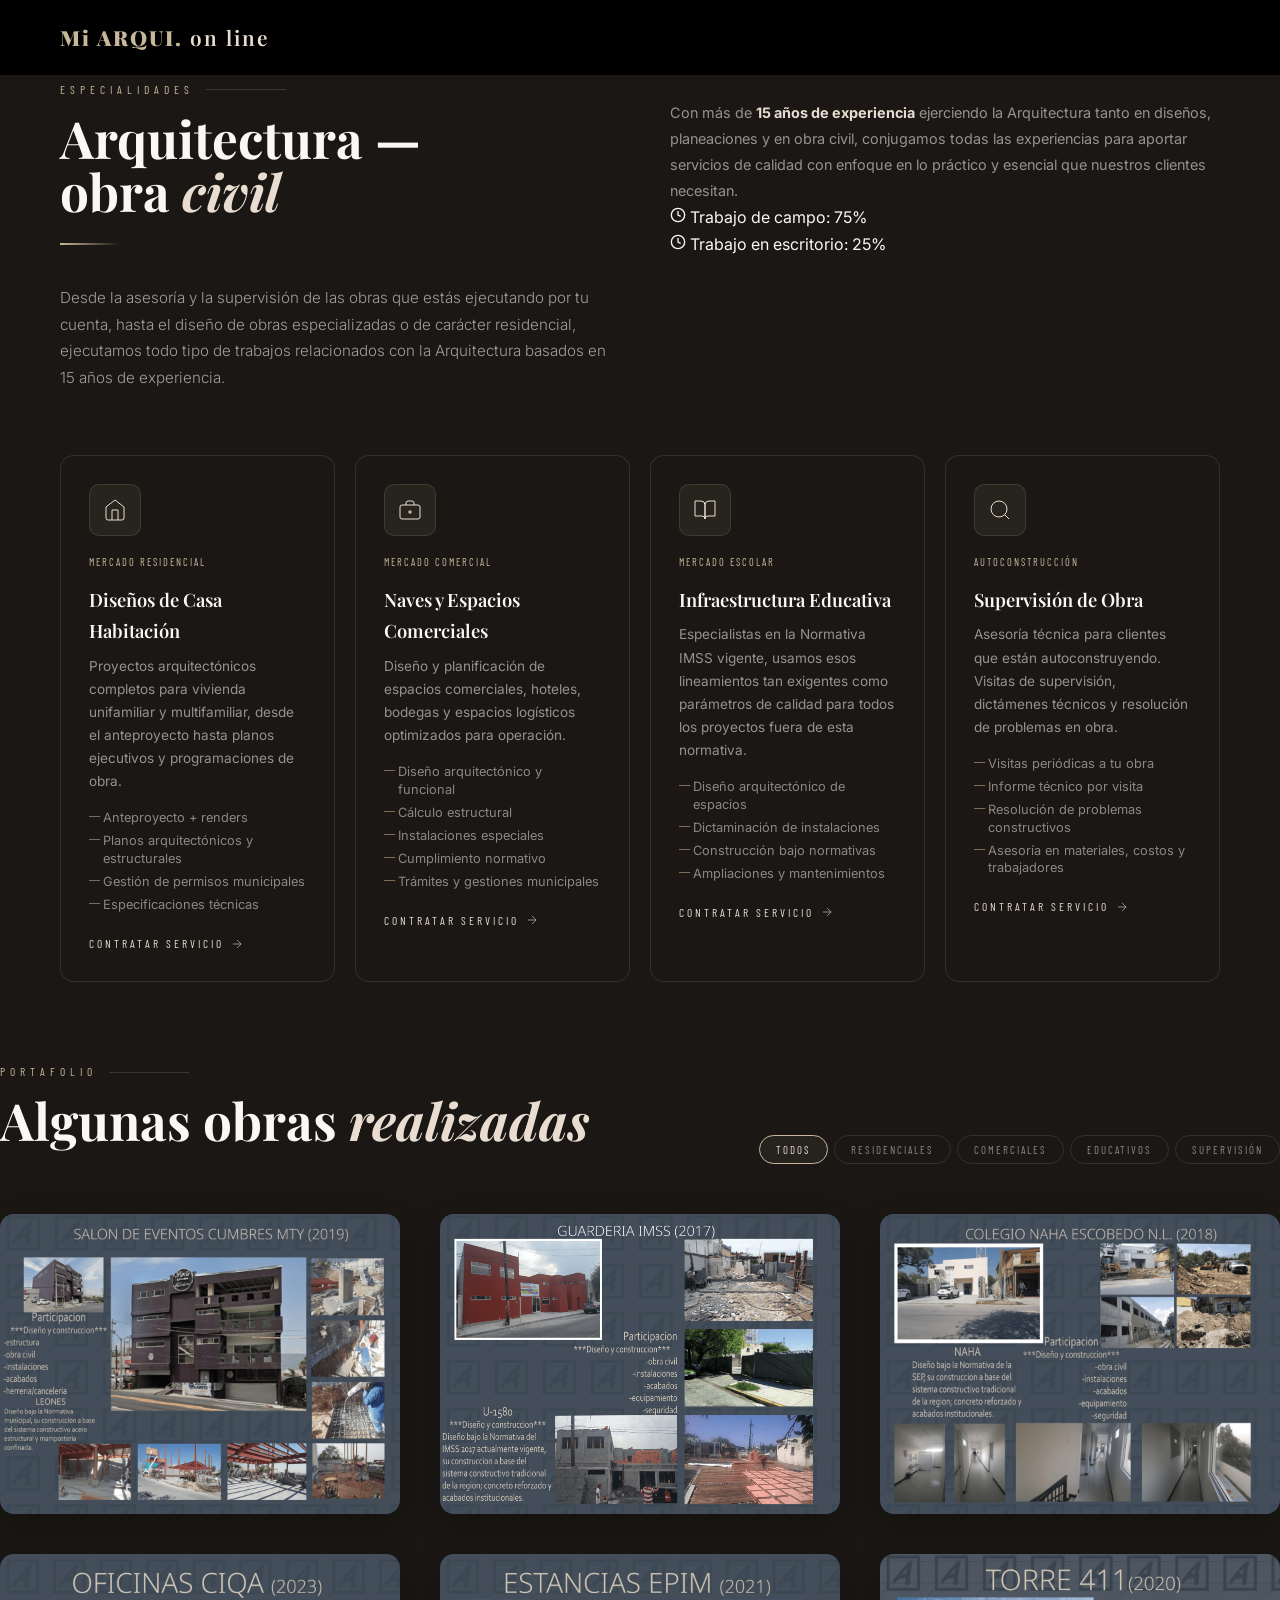
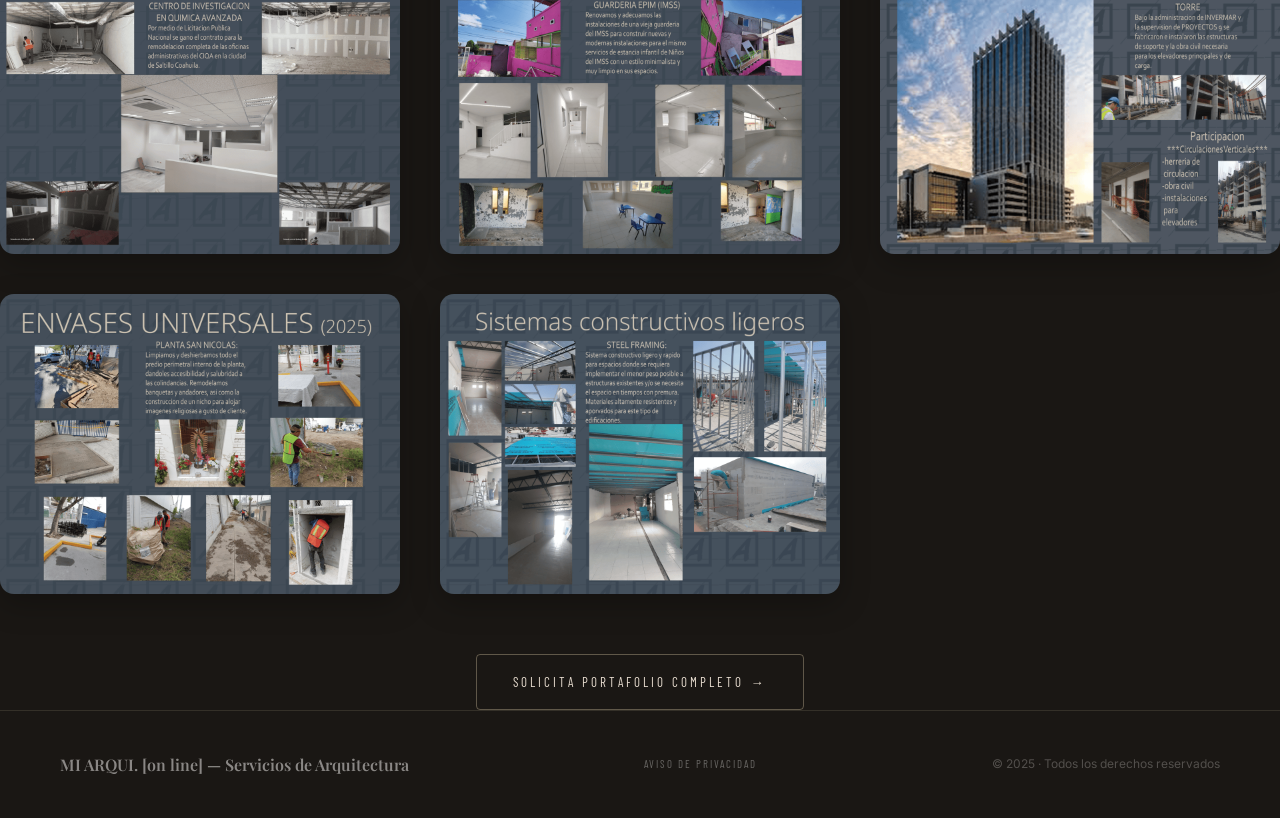
<file: servicios/servicios.html>
<!DOCTYPE html>
<html lang="en">
<head>
    <meta charset="UTF-8">
    <meta name="viewport" content="width=device-width, initial-scale=1.0">
    <title>Servicios</title>
    <link href="https://fonts.googleapis.com/css2?family=Playfair+Display:wght@400;500;600;700;900&family=Inter:wght@300;400;500;600;700&family=Barlow+Condensed:wght@400;500;600;700;800&display=swap" rel="stylesheet">
  <link rel="stylesheet" href="../style.css">
  
<!-- ════════════════════════════════════════════════════════════
  NAVIGATION
════════════════════════════════════════════════════════════ -->
<nav class="nav" id="navbar">
  <a class="nav-logo" href="../index.html">
    <span>Mi ARQUI.</span> on line
  </a>
  
</nav>

</head>
<body>
    
<!-- ════════════════════════════════════════════════════════════
  SERVICIOS — ARQUITECTURA Y OBRA CIVIL
════════════════════════════════════════════════════════════ -->
<section class="services-section" id="servicios">

  <div class="services-intro">
    <div>
      <div class="section-eyebrow">Especialidades</div>
      <h2 class="section-title">Arquitectura —<br>obra <em>civil</em></h2>
      <div class="section-divider"></div>
      <p class="section-lead">
        Desde la asesoría y la supervisión de las obras que estás ejecutando por tu cuenta, hasta el diseño de obras especializadas
        o de carácter residencial, ejecutamos todo tipo de trabajos relacionados con la Arquitectura basados en 15 años de experiencia.
      </p>
    </div>
    <div style="padding-top:20px;">
      <p style="font-size:.9rem;color:rgba(250,248,245,.55);line-height:1.8;">
        Con más de <strong style="color:var(--stone-l)">15 años de experiencia</strong> ejerciendo la Arquitectura tanto en diseños,
        planeaciones y en obra civil, conjugamos todas las experiencias para aportar servicios de calidad con enfoque en lo práctico
        y esencial que nuestros clientes necesitan.
      </p>
      <div class="services-badges">
        <div class="badge-item">
          <svg width="16" height="16" viewBox="0 0 24 24" fill="none" stroke="currentColor" stroke-width="2"><circle cx="12" cy="12" r="10"></circle><polyline points="12 6 12 12 16 14"></polyline></svg>
          Trabajo de campo: 75%
        </div>
        <div class="badge-item">
          <svg width="16" height="16" viewBox="0 0 24 24" fill="none" stroke="currentColor" stroke-width="2"><circle cx="12" cy="12" r="10"></circle><polyline points="12 6 12 12 16 14"></polyline></svg>
          Trabajo en escritorio: 25%
        </div>
      </div>
    </div>
  </div>

  <!-- Tarjetas de servicios generales — grid de 2 columnas -->
  <div class="services-grid">

    <!-- Servicio 1: Residencial -->
    <div class="service-card" onclick="openModal('Diseño Residencial')">
      <div class="sc-icon">
        <svg viewBox="0 0 24 24"><path d="M3 9l9-7 9 7v11a2 2 0 01-2 2H5a2 2 0 01-2-2z"/><polyline points="9 22 9 12 15 12 15 22"/></svg>
      </div>
      <div class="sc-market">Mercado Residencial</div>
      <div class="sc-name">Diseños de Casa Habitación</div>
      <div class="sc-desc">
        Proyectos arquitectónicos completos para vivienda unifamiliar y multifamiliar,
        desde el anteproyecto hasta planos ejecutivos y programaciones de obra.
      </div>
      <ul class="sc-features">
        <li>Anteproyecto + renders</li>
        <li>Planos arquitectónicos y estructurales</li>
        <li>Gestión de permisos municipales</li>
        <li>Especificaciones técnicas</li>
      </ul>
      <div class="sc-cta">
        Contratar servicio
        <svg viewBox="0 0 24 24"><line x1="5" y1="12" x2="19" y2="12"/><polyline points="12 5 19 12 12 19"/></svg>
      </div>
    </div>

    <!-- Servicio 2: Comercial -->
    <div class="service-card" onclick="openModal('Proyecto Comercial')">
      <div class="sc-icon">
        <svg viewBox="0 0 24 24"><rect x="2" y="7" width="20" height="14" rx="2"/><path d="M16 7V5a2 2 0 00-2-2h-4a2 2 0 00-2 2v2"/><line x1="12" y1="12" x2="12" y2="16"/><line x1="10" y1="14" x2="14" y2="14"/></svg>
      </div>
      <div class="sc-market">Mercado Comercial</div>
      <div class="sc-name">Naves y Espacios Comerciales</div>
      <div class="sc-desc">
        Diseño y planificación de espacios comerciales, hoteles, bodegas y espacios logísticos optimizados para operación.
      </div>
      <ul class="sc-features">
        <li>Diseño arquitectónico y funcional</li>
        <li>Cálculo estructural</li>
        <li>Instalaciones especiales</li>
        <li>Cumplimiento normativo</li>
        <li>Trámites y gestiones municipales</li>
      </ul>
      <div class="sc-cta">
        Contratar servicio
        <svg viewBox="0 0 24 24"><line x1="5" y1="12" x2="19" y2="12"/><polyline points="12 5 19 12 12 19"/></svg>
      </div>
    </div>

    <!-- Servicio 3: Escolar -->
    <div class="service-card" onclick="openModal('Diseño Escolar')">
      <div class="sc-icon">
        <svg viewBox="0 0 24 24"><path d="M2 3h6a4 4 0 014 4v14a3 3 0 00-3-3H2z"/><path d="M22 3h-6a4 4 0 00-4 4v14a3 3 0 013-3h7z"/></svg>
      </div>
      <div class="sc-market">Mercado Escolar</div>
      <div class="sc-name">Infraestructura Educativa</div>
      <div class="sc-desc">
        Especialistas en la Normativa IMSS vigente, usamos esos lineamientos tan exigentes como parámetros
        de calidad para todos los proyectos fuera de esta normativa.
      </div>
      <ul class="sc-features">
        <li>Diseño arquitectónico de espacios</li>
        <li>Dictaminación de instalaciones</li>
        <li>Construcción bajo normativas</li>
        <li>Ampliaciones y mantenimientos</li>
      </ul>
      <div class="sc-cta">
        Contratar servicio
        <svg viewBox="0 0 24 24"><line x1="5" y1="12" x2="19" y2="12"/><polyline points="12 5 19 12 12 19"/></svg>
      </div>
    </div>

    <!-- Servicio 4: Supervisión -->
    <div class="service-card" onclick="openModal('Supervisión de Obra')">
      <div class="sc-icon">
        <svg viewBox="0 0 24 24"><circle cx="11" cy="11" r="8"/><line x1="21" y1="21" x2="16.65" y2="16.65"/></svg>
      </div>
      <div class="sc-market">Autoconstrucción</div>
      <div class="sc-name">Supervisión de Obra</div>
      <div class="sc-desc">
        Asesoría técnica para clientes que están autoconstruyendo. Visitas de supervisión,
        dictámenes técnicos y resolución de problemas en obra.
      </div>
      <ul class="sc-features">
        <li>Visitas periódicas a tu obra</li>
        <li>Informe técnico por visita</li>
        <li>Resolución de problemas constructivos</li>
        <li>Asesoría en materiales, costos y trabajadores</li>
      </ul>
      <div class="sc-cta">
        Contratar servicio
        <svg viewBox="0 0 24 24"><line x1="5" y1="12" x2="19" y2="12"/><polyline points="12 5 19 12 12 19"/></svg>
      </div>
    </div>

  </div><!-- /services-grid -->

</section><!-- /services-section -->

<!-- ════════════════════════════════════════════════════════════
  GALERÍA — PROTAFOLIO (obras)
════════════════════════════════════════════════════════════ -->


  <!-- Encabezado del portafolio de obras -->
  <div class="gallery-header">
    <div>
      <div class="section-eyebrow">Portafolio</div>
      <h2 class="section-title">Algunas obras <em>realizadas</em></h2>
    </div>
    <div class="gallery-filter">
      <button class="gf-btn active" data-filter="all">Todos</button>
      <button class="gf-btn" data-filter="residenciales">Residenciales</button>
      <button class="gf-btn" data-filter="comerciales">Comerciales</button>
      <button class="gf-btn" data-filter="educativos">Educativos</button>
      <button class="gf-btn" data-filter="supervision">Supervisión</button>
    </div>
  </div>

  <!-- Cuadrícula de obras -->
  <div class="gallery-wrapper">
    <div class="gallery-grid" id="galleryGrid">

      <!-- OBRA 1 -->
      <div class="gallery-item" data-category="comerciales">
        <div class="gi-img">
          <img src="../img/webp/5 eventos cumbres.png" alt="Salon de eventos Lozano">
        </div>
        <div class="gi-overlay">
          <div class="gi-category">Comerciales</div>
          <div class="gi-title">Salon de eventos Lozano</div>
          <div class="gi-location">Monterrey, Nuevo Leon · 2019</div>
        </div>
      </div>

      <!-- OBRA 2 -->
      <div class="gallery-item" data-category="educativos">
        <div class="gi-img">
          <img src="../img/webp/3 educando aprende .png" alt="Guarderia IMSS">
        </div>
        <div class="gi-overlay">
          <div class="gi-category">Educativos</div>
          <div class="gi-title">Guarderia IMSS U-1580</div>
          <div class="gi-location">Monterrey, Nuevo Leon · 2017</div>
        </div>
      </div>

      <!-- OBRA 3 -->
      <div class="gallery-item" data-category="educativos">
        <div class="gi-img">
          <img src="../img/webp/4 naha escobedo.png" alt="NAHA Colegio">
        </div>
        <div class="gi-overlay">
          <div class="gi-category">Educativos</div>
          <div class="gi-title">Guarderia NAHA U-1607</div>
          <div class="gi-location">Escobedo, Nuevo Leon · 2018</div>
        </div>
      </div>

      <!-- OBRA 4 -->
      <div class="gallery-item" data-category="comerciales">
        <div class="gi-img">
          <img src="../img/webp/8 oficinas CIQA.png" alt="Oficinas CIQA 2023">
        </div>
        <div class="gi-overlay">
          <div class="gi-category">Comerciales</div>
          <div class="gi-title">Oficinas CIQA 2023</div>
          <div class="gi-location">Saltillo, Coahuila · 2023</div>
        </div>
      </div>

      <!-- OBRA 5 -->
      <div class="gallery-item" data-category="educativos">
        <div class="gi-img">
          <img src="../img/webp/7 Estancias EPIM.png" alt="Guarderia IMSS EPIM">
        </div>
        <div class="gi-overlay">
          <div class="gi-category">Educativos</div>
          <div class="gi-title">Guarderia IMSS EPIM</div>
          <div class="gi-location">Guadalupe, Nuevo Leon · 2021</div>
        </div>
      </div>

      <!-- OBRA 6 -->
      <div class="gallery-item" data-category="comerciales">
        <div class="gi-img">
          <img src="../img/webp/6 torre 411.png" alt="Torre 411">
        </div>
        <div class="gi-overlay">
          <div class="gi-category">Comerciales</div>
          <div class="gi-title">Torre 411</div>
          <div class="gi-location">Monterrey, Nuevo Leon · 2020</div>
        </div>
      </div>

       <!-- OBRA 7 -->
      <div class="gallery-item" data-category="comerciales">
        <div class="gi-img">
          <img src="../img/webp/9 envases universales.png" alt="Envases">
        </div>
        <div class="gi-overlay">
          <div class="gi-category">Comerciales</div>
          <div class="gi-title">Envases universales </div>
          <div class="gi-location">San Nicolas, Nuevo Leon · 2026</div>
        </div>
      </div>

<!-- OBRA 8 -->
      <div class="gallery-item" data-category="comerciales">
        <div class="gi-img">
          <img src="../img/webp/14 steel framing.png" alt="Steel framing">
        </div>
        <div class="gi-overlay">
          <div class="gi-category">Comerciales</div>
          <div class="gi-title">Sistemas ligeros </div>
          <div class="gi-location">Monterrey, Nuevo Leon · 2026</div>
        </div>
      </div>


    </div><!-- /gallery-grid -->

    <div class="gallery-cta">
      <a href="https://wa.me/528186052831?text=Hola,%20vi%20tu%20informacion%20en%20Mi%20Arqui%20on%20line%20y%20me%20gustaría%20solicitar%20un%20portafolio%20completo%20de%20proyectos."
         target="_blank"
         class="btn-ghost"
         style="display:inline-block;text-decoration:none;text-align:center;">
        Solicita portafolio completo →
      </a>
    </div>

  </div><!-- /gallery-wrapper -->

</section><!-- /gallery-section -->


<!-- ════════════════════════════════════════════════════════════
  MODAL DE AGENDA DE CITAS
════════════════════════════════════════════════════════════ -->
<div class="modal-overlay" id="modalOverlay">
  <div class="modal">

    <div class="modal-header">
      <div>
        <div class="modal-plan-tag" id="modalPlanTag">Servicio</div>
        <div class="modal-title"    id="modalTitle">Agendar Consulta</div>
      </div>
      <div class="modal-close" onclick="closeModal()">✕</div>
    </div>

    <div class="modal-body">

      <div class="modal-steps">
        <div class="ms-step active" id="step-tab-1">
          <div class="ms-num">1</div><div class="ms-label">Tus datos</div>
        </div>
        <div class="ms-step" id="step-tab-2">
          <div class="ms-num">2</div><div class="ms-label">Fecha y hora</div>
        </div>
        <div class="ms-step" id="step-tab-3">
          <div class="ms-num">3</div><div class="ms-label">Confirmar</div>
        </div>
      </div>

      <!-- STEP 1 -->
      <div class="step-panel active" id="step-1">
        <p style="font-size:.85rem;color:var(--muted);margin-bottom:20px;line-height:1.6;">
          Cuéntame un poco sobre ti y tu proyecto para poder preparar mejor nuestra reunión.
        </p>
        <div class="form-grid">
          <div class="form-field">
            <label>Nombre completo *</label>
            <input type="text" id="cl_name" placeholder="Tu nombre">
          </div>
          <div class="form-field">
            <label>Teléfono / WhatsApp *</label>
            <input type="tel" id="cl_phone" placeholder="10 dígitos">
          </div>
          <div class="form-field">
            <label>Email *</label>
            <input type="email" id="cl_email" placeholder="correo@ejemplo.com">
          </div>
          <div class="form-field">
            <label>Ciudad / Ubicación del proyecto</label>
            <input type="text" id="cl_city" placeholder="Ciudad, Estado">
          </div>
        </div>
        <div class="form-grid g1">
          <div class="form-field">
            <label>Describe brevemente tu proyecto o necesidad *</label>
            <textarea id="cl_desc" rows="3"
              placeholder="Ej: Quiero construir una casa de 120m² en un terreno en esquina..."></textarea>
          </div>
          <div class="form-field" style="margin-top:10px;">
            <label>Presupuesto aproximado (opcional)</label>
            <select id="cl_budget">
              <option value="">Prefiero no indicarlo por ahora</option>
              <option>Menos de $500,000 MXN</option>
              <option>$500,000 – $1,500,000 MXN</option>
              <option>$1,500,000 – $3,000,000 MXN</option>
              <option>Más de $3,000,000 MXN</option>
              <option>Aún no definido</option>
            </select>
          </div>
        </div>
        <div class="modal-footer">
          <span></span>
          <button class="modal-next-btn" onclick="goToStep(2)">Elegir Fecha →</button>
        </div>
      </div>

      <!-- STEP 2 -->
      <div class="step-panel" id="step-2">
        <p style="font-size:.85rem;color:var(--muted);margin-bottom:20px;line-height:1.6;">
          Selecciona la fecha y hora de tu preferencia. Las reuniones pueden ser presenciales o por videollamada.
        </p>
        <div class="cal-header">
          <div class="cal-month" id="calMonth">—</div>
          <div class="cal-nav">
            <button class="cal-nav-btn" onclick="changeMonth(-1)">
              <svg viewBox="0 0 24 24"><polyline points="15 18 9 12 15 6"/></svg>
            </button>
            <button class="cal-nav-btn" onclick="changeMonth(1)">
              <svg viewBox="0 0 24 24"><polyline points="9 18 15 12 9 6"/></svg>
            </button>
          </div>
        </div>
        <div class="cal-days-header">
          <div class="cal-day-name">Dom</div>
          <div class="cal-day-name">Lun</div>
          <div class="cal-day-name">Mar</div>
          <div class="cal-day-name">Mié</div>
          <div class="cal-day-name">Jue</div>
          <div class="cal-day-name">Vie</div>
          <div class="cal-day-name">Sáb</div>
        </div>
        <div class="cal-grid" id="calGrid"></div>
        <div class="timeslots-label">Horarios disponibles</div>
        <div class="timeslots-grid" id="timeslotsGrid"></div>
        <div class="booking-summary" id="bookingSummary">
          <div class="bs-row"><span>Servicio</span><strong id="bs_service">—</strong></div>
          <div class="bs-row"><span>Fecha</span><strong id="bs_date">—</strong></div>
          <div class="bs-row"><span>Hora</span><strong id="bs_time">—</strong></div>
          <div class="bs-row"><span>Modalidad</span><strong>Presencial o videollamada</strong></div>
          <div class="bs-row"><span>Duración</span><strong>30 – 60 min</strong></div>
        </div>
        <div class="modal-footer">
          <button class="modal-back-btn" onclick="goToStep(1)">← Atrás</button>
          <button class="modal-next-btn" id="confirmDateBtn"
                  onclick="goToStep(3)"
                  style="opacity:.4;pointer-events:none">
            Confirmar →
          </button>
        </div>
      </div>

      <!-- STEP 3 -->
      <div class="step-panel" id="step-3">
        <div style="text-align:center;padding:20px 0 10px;">
          <div style="width:64px;height:64px;border-radius:50%;background:rgba(61,107,79,.2);
                      border:1.5px solid var(--green-l);display:flex;align-items:center;
                      justify-content:center;margin:0 auto 16px;">
            <svg width="28" height="28" viewBox="0 0 24 24"
                 fill="none" stroke="#6a9e7a" stroke-width="2.5">
              <polyline points="20 6 9 17 4 12"/>
            </svg>
          </div>
          <div style="font-family:var(--fp);font-size:1.5rem;font-weight:700;
                      color:var(--stone-l);margin-bottom:8px;">¡Solicitud enviada!</div>
          <p style="font-size:.88rem;color:var(--muted);line-height:1.7;
                    max-width:400px;margin:0 auto 24px;">
            Recibí tu solicitud de consulta. Te confirmaré la cita en menos de
            <strong style="color:var(--stone-l)">2 horas</strong> por WhatsApp y email.
          </p>
          <div style="margin-top: 20px; text-align: center;">
  <a id="whatsappConfirmBtn"
     href="#"
     target="_blank"
     rel="noopener"
     style="
       display: none;
       align-items: center;
       justify-content: center;
       gap: 10px;
       background: #25D366;
       color: #fff;
       font-family: var(--fb);
       font-size: .82rem;
       letter-spacing: 3px;
       text-transform: uppercase;
       font-weight: 700;
       padding: 14px 28px;
       border-radius: 8px;
       text-decoration: none;
       transition: background .25s;
     ">
    <svg width="20" height="20" viewBox="0 0 24 24" fill="white">
      <path d="M17.472 14.382c-.297-.149-1.758-.867-2.03-.967-.273-.099-.471-.148-.67.15
               -.197.297-.767.966-.94 1.164-.173.199-.347.223-.644.075
               -.297-.15-1.255-.463-2.39-1.475-.883-.788-1.48-1.761-1.653-2.059
               -.173-.297-.018-.458.13-.606.134-.133.298-.347.446-.52
               .149-.174.198-.298.298-.497.099-.198.05-.371-.025-.52
               -.075-.149-.669-1.612-.916-2.207-.242-.579-.487-.5-.669-.51
               -.173-.008-.371-.01-.57-.01-.198 0-.52.074-.792.372
               -.272.297-1.04 1.016-1.04 2.479 0 1.462 1.065 2.875 1.213 3.074
               .149.198 2.096 3.2 5.077 4.487.709.306 1.262.489 1.694.625
               .712.227 1.36.195 1.871.118.571-.085 1.758-.719 2.006-1.413
               .248-.694.248-1.289.173-1.413-.074-.124-.272-.198-.57-.347z"/>
      <path d="M12 0C5.373 0 0 5.373 0 12c0 2.123.554 4.118 1.522 5.854L.057 23.882
               l6.186-1.438A11.94 11.94 0 0012 24c6.627 0 12-5.373 12-12S18.627 0 12 0z
               M12 22c-1.891 0-3.667-.5-5.2-1.373l-.373-.217-3.873.9.976-3.77
               -.24-.386A9.944 9.944 0 012 12C2 6.477 6.477 2 12 2s10 4.477 10 10
               -4.477 10-10 10z"/>
    </svg>
    Confirmar cita por WhatsApp
  </a>
</div>
        </div>
        <div style="background:rgba(200,184,154,.06);border:1px solid rgba(200,184,154,.15);
                    border-radius:10px;padding:18px;margin-bottom:20px;">
          <div class="bs-row"><span>Nombre</span><strong id="conf_name">—</strong></div>
          <div class="bs-row"><span>Servicio</span><strong id="conf_service">—</strong></div>
          <div class="bs-row"><span>Fecha y hora</span><strong id="conf_datetime">—</strong></div>
          <div class="bs-row"><span>Contacto</span><strong id="conf_contact">—</strong></div>
        </div>
        <p style="font-size:.8rem;color:rgba(250,248,245,.4);text-align:center;line-height:1.6;">
          Si necesitas cambiar tu cita, contáctame directamente a<br>
          <strong style="color:var(--stone)">WhatsApp: 8186052831</strong> o
          <strong style="color:var(--stone)">arquitecturayseguridad@hotmail.com</strong>
        </p>
        <div class="modal-footer" style="justify-content:center;">
          <div id="stripePayBtn" style="display:none;text-align:center;margin-bottom:16px;">
            <p style="font-size:.8rem;color:rgba(15,14,13,.5);margin-bottom:10px;">
              Para confirmar tu cita, realiza el pago del anticipo:
            </p>
            <a id="stripePayLink"
               href="#"
               target="_blank"
               style="display:inline-block;background:#635bff;color:#fff;
                      font-family:'Sora',sans-serif;font-weight:700;
                      font-size:.82rem;letter-spacing:2px;text-transform:uppercase;
                      padding:13px 28px;border-radius:8px;text-decoration:none;">
              💳 Pagar con tarjeta (Stripe)
            </a>
          </div>
          <button class="modal-next-btn" onclick="closeModal()">Cerrar</button>
        </div>
      </div>

    </div><!-- /modal-body -->
  </div><!-- /modal -->
</div><!-- /modal-overlay -->

<!-- ════════════════════════════════════════════════════════════
  FOOTER
════════════════════════════════════════════════════════════ -->
<footer class="footer">
  <div class="footer-logo">MI ARQUI. [on line] — Servicios de Arquitectura</div>
  <div class="footer-links">
   
    <a href="#">Aviso de privacidad</a>
  </div>
  <div class="footer-copy">
    © 2025 · Todos los derechos reservados
  </div>
</footer>

</body>


<script src="../app.js"></script>
</html>
</file>
<file: style.css>
/* ═══════════════════════════════════════════════════════════════
   ARQ. [mi arquis] — estilos.css
   Archivo de estilos principal de la página de servicios
   ═══════════════════════════════════════════════════════════════

   ÍNDICE:
   1.  Variables & Reset
   2.  Navigation
   3.  Hero
   4.  Secciones genéricas
   5.  Video central
   6.  Galería de obras
   7.  Servicios (tarjetas)
   8.  Planes / membresías
   9.  Modal de compra / formulario
   10. Calendario de citas
   11. Proceso de trabajo
   12. Testimonios
   13. Footer / CTA final
   14. Responsive
═══════════════════════════════════════════════════════════════ */

/* ─────────────────────────────────────────────────────────────
   1. VARIABLES & RESET
───────────────────────────────────────────────────────────── */
:root {
  --stone:    #c8b89a;  /* arena cálida — color principal */
  --stone-l:  #e8ddd0;
  --stone-d:  #8a7560;
  --dark:     #1a1714;
  --dark-2:   #252219;
  --dark-3:   #2f2b22;
  --white:    #faf8f5;
  --muted:    rgba(250,248,245,.5);
  --green:    #3d6b4f;  /* verde bosque — acentos de confirmación */
  --green-l:  #6a9e7a;
  --border:   rgba(200,184,154,.15);
  --fp: 'Playfair Display', serif;
  --fi: 'Inter', sans-serif;
  --fb: 'Barlow Condensed', sans-serif;
  --shadow: 0 20px 60px rgba(0,0,0,.4);
  --radius: 12px;
}

*, *::before, *::after { box-sizing: border-box; margin: 0; padding: 0; }
html { scroll-behavior: smooth; }
body {
  background: var(--dark);
  color: var(--white);
  font-family: var(--fi);
  font-size: 16px;
  line-height: 1.7;
  overflow-x: hidden;
}
::-webkit-scrollbar { width: 6px; }
::-webkit-scrollbar-thumb { background: var(--stone-d); border-radius: 3px; }
img { display: block; width: 100%; height: 100%; object-fit: cover; }
a { text-decoration: none; color: inherit; }

/* ─────────────────────────────────────────────────────────────
   2. NAVIGATION
───────────────────────────────────────────────────────────── */
.nav {
  position: fixed; top: 0; left: 0; right: 0; z-index: 100;
  padding: 20px 60px;
  display: flex; align-items: center; justify-content: space-between;
  transition: all .4s ease;
  background: black;
  border: solid;
  border-radius: 10px;
  
}
.nav.scrolled {
  background: rgba(26,23,20,.95);
  backdrop-filter: blur(12px);
  padding: 14px 60px;
  border-bottom: 1px solid var(--border);
}
.nav-logo {
  font-family: var(--fp);
  font-size: 1.3rem;
  font-weight: 600;
  letter-spacing: 2px;
  color: var(--stone-l);
  
}
.nav-logo span { color: var(--stone); font-weight: 900; }
.nav-links {
  display: flex; gap: 36px; list-style: none;
}
.nav-links a {
  font-family: var(--fb);
  font-size: .82rem;
  letter-spacing: 3px;
  text-transform: uppercase;
  color: rgba(250,248,245,.6);
  transition: color .2s;
  background: transparent;
  border:solid  #8a7560; 
  border-radius: 7px;
  padding: 10px;
  align-items: center;
}

.nav-links a:hover { color: var(--stone-l); }
.nav-cta {
  font-family: var(--fb);
  font-size: .78rem;
  letter-spacing: 3px;
  text-transform: uppercase;
  padding: 10px 22px;
  border: 1.5px solid var(--stone);
  border-radius: 4px;
  color: var(--stone-l);
  transition: all .25s;
  cursor: pointer;
  background: transparent;
}
.nav-cta:hover { background: var(--stone); color: var(--dark); }
.nav-hamburger { display: none; flex-direction: column; gap: 5px; cursor: pointer; }
.nav-hamburger span {
  display: block; width: 24px; height: 2px;
  background: var(--stone-l); border-radius: 2px; transition: all .3s;
}

/* ─────────────────────────────────────────────────────────────
   3. HERO
───────────────────────────────────────────────────────────── */
.hero {
  position: relative;
  min-height: 100vh;
  display: flex; align-items: center; justify-content: center;
  text-align: center;
  overflow: hidden;
  padding: 120px 24px 80px;
}

/*
  ── FONDO HERO ──────────────────────────────────────────────
  Para agregar tu foto de fondo, reemplaza esta línea:
    linear-gradient(135deg, #2f2b22 0%, #1a1714 60%, #252219 100%)
  con:
    url('img/foto-hero.jpg') center / cover no-repeat

  Ejemplo completo:
  background:
    linear-gradient(to bottom, rgba(26,23,20,.3) 0%, rgba(26,23,20,.7) 60%, rgba(26,23,20,1) 100%),
    url('img/foto-hero.jpg') center / cover no-repeat;
  ────────────────────────────────────────────────────────── */
.hero-bg {
  position: absolute; inset: 0; z-index: 0;
  background:
    linear-gradient(to bottom, rgba(26,23,20,.3) 0%, rgba(26,23,20,.7) 60%, rgba(26,23,20,1) 100%),
    url('img/planos/U-774.webp') center / cover no-repeat;
}
/* Textura sutil de cuadrícula de concreto */
.hero-bg::after {
  content: '';
  position: absolute; inset: 0;
  background-image: repeating-linear-gradient(
    0deg, transparent, transparent 2px,
    rgba(200,184,154,.02) 2px, rgba(200,184,154,.02) 4px
  );
}

.hero-content { position: relative; z-index: 2; max-width: 860px; }

.hero-eyebrow {
  font-family: var(--fb);
  font-size: .75rem;
  letter-spacing: 6px;
  text-transform: uppercase;
  color: var(--stone);
  margin-bottom: 20px;
  display: inline-flex; align-items: center; gap: 14px;
}
.hero-eyebrow::before,
.hero-eyebrow::after {
  content: ''; width: 40px; height: 1px; background: var(--stone); opacity: .6;
}

.hero-title {
  font-family: var(--fp);
  font-size: clamp(3rem, 7vw, 6.5rem);
  font-weight: 700;
  line-height: .95;
  letter-spacing: -1px;
  margin-bottom: 24px;
  color: var(--white);
}
.hero-title em { font-style: italic; color: var(--stone-l); }

.hero-subtitle {
  font-size: 1.1rem;
  color: rgba(250, 248, 246, 0.796);
  line-height: 1.7;
  max-width: 560px;
  margin: 0 auto 40px;
  font-weight: 300;
}

.hero-actions { display: flex; gap: 14px; justify-content: center; flex-wrap: wrap; }

/* Botones globales */
.btn-primary {
  font-family: var(--fb);
  font-size: .82rem;
  letter-spacing: 3px;
  text-transform: uppercase;
  padding: 16px 36px;
  background: var(--stone);
  color: var(--dark);
  border: none; border-radius: 4px;
  cursor: pointer;
  transition: all .25s;
  font-weight: 700;
  display: inline-block;
}
.btn-primary:hover {
  background: var(--stone-l);
  transform: translateY(-2px);
  box-shadow: 0 8px 24px rgba(200,184,154,.3);
}
.btn-ghost {
  font-family: var(--fb);
  font-size: .82rem;
  letter-spacing: 3px;
  text-transform: uppercase;
  padding: 16px 36px;
  background: transparent;
  color: var(--stone-l);
  border: 1.5px solid rgba(200,184,154,.4);
  border-radius: 4px;
  cursor: pointer;
  transition: all .25s;
  display: inline-block;
}
.btn-ghost:hover { border-color: var(--stone-l); color: var(--white); }
background:var(--stone-l)
transform:translateY(-2px)


/* Stats del hero */
.hero-stats {
  display: flex; gap: 0; justify-content: center;
  border: 1px solid var(--border);
  border-radius: 8px;
  margin: 56px auto 0;
  max-width: 600px;
  overflow: hidden;
  background: rgba(255,255,255,.03);
  backdrop-filter: blur(8px);
}
.hs-item {
  flex: 1; padding: 20px 24px; text-align: center;
  border-right: 1px solid var(--border);
}
.hs-item:last-child { border-right: none; }
.hs-num {
  font-family: var(--fp);
  font-size: 2.2rem;
  font-weight: 700;
  color: var(--stone-l);
  display: block; line-height: 1;
}
.hs-lbl {
  font-family: var(--fb);
  font-size: .65rem;
  letter-spacing: 2px;
  text-transform: uppercase;
  color: rgba(250,248,245,.45);
  display: block; margin-top: 4px;
}

/* ─────────────────────────────────────────────────────────────
   4. SECCIONES GENÉRICAS
───────────────────────────────────────────────────────────── */
.section { padding: 100px 60px; }

.section-eyebrow {
  font-family: var(--fb);
  font-size: .72rem;
  letter-spacing: 5px;
  text-transform: uppercase;
  color: var(--stone);
  margin-bottom: 12px;
  display: flex; align-items: center; gap: 12px;
}
.section-eyebrow::after {
  content: ''; flex: 1; height: 1px;
  background: rgba(200,184,154,.2); max-width: 80px;
}

.section-title {
  font-family: var(--fp);
  font-size: clamp(2rem, 4vw, 3.5rem);
  font-weight: 700;
  line-height: 1.05;
  color: var(--white);
  margin-bottom: 16px;
}
.section-title em { font-style: italic; color: var(--stone-l); }

.section-lead {
  font-size: .95rem;
  color: rgba(250,248,245,.6);
  line-height: 1.75;
  max-width: 560px;
  font-weight: 300;
}

.section-divider {
  width: 60px; height: 2px;
  background: linear-gradient(90deg, var(--stone), transparent);
  margin: 24px 0 40px;
}

/* ─────────────────────────────────────────────────────────────
   5. VIDEO CENTRAL
───────────────────────────────────────────────────────────── */
.video-section { background: var(--dark); padding: 80px 60px 100px; }

.video-wrapper { max-width: 1000px; margin: 0 auto; position: relative; }

.video-container {
  position: relative;
  border-radius: 16px;
  overflow: hidden;
  border: 1px solid var(--border);
  box-shadow: var(--shadow);
  aspect-ratio: 16/9;   /* Relación 16:9 — NO modificar */
  background: var(--dark-3);
}

/*
  ── INSERTAR VIDEO ──────────────────────────────────────────
  Copia este bloque DENTRO de .video-container en index.html
  y reemplaza TU_VIDEO_ID con el ID de tu video de YouTube.

  <iframe
    src="https://youtube.com/embed/loGWJtZq9QY?feature=share"
    frameborder="0"
    allow="accelerometer; autoplay; clipboard-write; encrypted-media; gyroscope; picture-in-picture"
    allowfullscreen
    style="position:absolute;inset:0;width:100%;height:100%;">
  </iframe>

  Después elimina el div .video-placeholder del HTML.
  ────────────────────────────────────────────────────────── */

.video-placeholder {
  position: absolute; inset: 0;
  display: flex; flex-direction: column;
  align-items: center; justify-content: center; gap: 16px;
}
.vp-icon {
  width: 80px; height: 80px;
  border: 2px solid rgba(200,184,154,.4);
  border-radius: 50%;
  display: flex; align-items: center; justify-content: center;
  cursor: pointer;
  transition: all .3s;
  background: rgba(200,184,154,.08);
}
.vp-icon:hover {
  background: rgba(200,184,154,.15);
  border-color: var(--stone);
  transform: scale(1.05);
}
.vp-icon svg { width: 28px; height: 28px; fill: var(--stone-l); margin-left: 4px; }
.vp-label {
  font-family: var(--fb);
  font-size: .78rem;
  letter-spacing: 3px;
  text-transform: uppercase;
  color: var(--stone);
}
.vp-sublabel { font-size: .8rem; color: var(--muted); text-align: center; max-width: 300px; }

.video-caption {
  margin-top: 20px;
  display: flex; justify-content: space-between; align-items: flex-start;
  flex-wrap: wrap; gap: 12px;
}
.vc-title {
  font-family: var(--fp);
  font-size: 1.1rem;
  font-weight: 600;
  color: var(--stone-l);
}
.vc-desc { font-size: .85rem; color: var(--muted); margin-top: 4px; }
.vc-chapters { display: flex; gap: 10px; flex-wrap: wrap; justify-content: flex-end; }
.vcc-item {
  font-family: var(--fb);
  font-size: .65rem;
  letter-spacing: 2px;
  text-transform: uppercase;
  padding: 4px 12px;
  border: 1px solid var(--border);
  border-radius: 20px;
  color: var(--muted);
  cursor: pointer;
  transition: all .2s;
}
.vcc-item:hover { border-color: var(--stone); color: var(--stone-l); }

/* ─────────────────────────────────────────────────────────────
   /* ==========================================================================
   6. GALERÍA DE OBRAS (6 fotos) - CORREGIDO Y INTEGRADO
   ========================================================================== */


.gallery  {
width: 120%;
height: 320px;
display: flex;
justify-content:center;
align-items:center;
background-color: transparent;
padding-bottom: 40px;
margin: 10px;

}

#obras .gallery img{

    width: 5%;
    height: 100%;
    object-fit: fill;
    border-radius: 10px;
    border: 2px solid #fff;
    transition: all ease-in-out 0.5s;
    padding-bottom: 40px;
    background-color: transparent;
}

#obras .gallery img:hover {
  
width: 50%;
padding: 15px;

}

 #obras .gallery-section { 
  background: var(--dark); 
  padding: 70px 60px 160px; 
  margin-bottom: 380px;
}

   .gallery-section { 
  background: var(--dark); 
  padding: 70px 60px 160px; 
  margin-bottom: 30px;
}

.gallery-header {
  display: flex; 
  align-items: flex-end;
  justify-content: space-between; 
  gap: 24px;
  margin-bottom: 40px; 
  flex-wrap: wrap;
}

.gallery-filter { 
  display: flex; 
  gap: 6px; 
  flex-wrap: wrap; 
}

.gf-btn {
  font-family: var(--fb);
  font-size: .68rem;
  letter-spacing: 2px;
  text-transform: uppercase;
  padding: 7px 16px;
  border: 1px solid var(--border);
  border-radius: 20px;
  color: var(--muted);
  cursor: pointer;
  transition: all .2s;
  background: transparent;
}

.gf-btn:hover,
.gf-btn.active {
  border-color: var(--stone);
  color: var(--stone-l);
  background: rgba(200,184,154,.07);
}

.gallery-grid {
  display: grid;
  grid-template-columns: repeat(auto-fit, minmax(300px, 1fr)); 
  gap: 40px; /* Espacio ideal entre tarjetas */
  padding: 10px 0;
} /* CORREGIDO: Se quitó la llave doble extra que rompía el código */

.gallery-item {
  position: relative;
  border-radius: 14px; /* CORREGIDO: Agrega esquinas curvas a tus fotos */
  overflow: hidden;    /* Clave para que la foto respete las esquinas curvas */
  cursor: pointer;
  box-shadow: 0 10px 30px rgba(0, 0, 0, 0.25); /* Sombra suave de fondo */
  transition: transform 0.4s ease, box-shadow 0.4s ease;
}

/* Efecto levitación al pasar el mouse por la tarjeta */
.gallery-item:hover {
  transform: translateY(-5px);
  box-shadow: 0 15px 35px rgba(0, 0, 0, 0.4);
}

/* Primera foto ocupa 2 columnas en pantallas de laptop/PC 
@media (min-width: 768px) {
  .gallery-item:first-child { 
    grid-column: span 3; 
  }
}*/

.gi-img {
  aspect-ratio: 4/3;
  background: var(--dark-3);
  position: relative;
  overflow: hidden;
}

/* CORREGIDO: Se separó correctamente la etiqueta img fuera de .gi-img */
.gi-img img {
  width: 100%;
  height: 100%;
  object-fit: cover; /* Recorta la imagen para llenar el recuadro perfectamente */
  display: block;
  transition: transform .6s ease;
}

/* Efecto Zoom en la foto al pasar el mouse */
.gallery-item:hover .gi-img img { 
  transform: scale(1.05); 
}

/*.gallery-item:first-child .gi-img { 
  aspect-ratio: 16/9;} */


/* ── TEXTO FLOTANTE CON EFECTO CINEMÁTICO ── */
.gi-overlay {
  position: absolute; 
  inset: 0;
  /* Fondo degradado oscuro para que el texto blanco siempre se lea bien */
  background: linear-gradient(to top, rgba(15,13,11,.95) 0%, rgba(15,13,11,.3) 60%, transparent 100%);
  opacity: 0;
  transition: opacity .4s ease;
  border-radius: 14px;
  display: flex; 
  flex-direction: column; 
  justify-content: flex-end;
  padding: 25px;
  z-index: 2;
}

/* Muestra el contenedor de texto al hacer hover */
.gallery-item:hover .gi-overlay { 
  opacity: 1; 
}

/* Efecto deslizante hacia arriba en los textos */
.gi-category, .gi-title, .gi-location {
  transform: translateY(15px);
  transition: transform 0.4s ease;
}

/* Desfases de tiempo para que aparezcan escalonados */
.gi-category { transition-delay: 0.04s; }
.gi-title    { transition-delay: 0.08s; }
.gi-location { transition-delay: 0.12s; }

.gallery-item:hover .gi-category,
.gallery-item:hover .gi-title,
.gallery-item:hover .gi-location {
  transform: translateY(0);
}

.gi-category {
  font-family: var(--fb);
  font-size: .68rem;
  letter-spacing: 3px;
  text-transform: uppercase;
  color: var(--stone);
  margin-bottom: 6px;
}

.gi-title {
  font-family: var(--fp);
  font-size: 1.15rem;
  font-weight: 600;
  color: var(--white);
  line-height: 1.3;
}

.gi-location { 
  font-size: .78rem; 
  color: var(--muted); 
  margin-top: 4px; 
}

.gallery-cta { 
  text-align: center; 
  margin-top: 50px; 
}

/* Eliminados estilos en desuso del placeholder para aligerar código */

/* ─────────────────────────────────────────────────────────────
   7. SERVICIOS (TARJETAS)
───────────────────────────────────────────────────────────── */
.services-section { background: var(--dark); padding: 80px 60px; }
.guarderias-section { background: var(--dark); padding: 80px 60px; }

.services-intro {
  display: grid;
  grid-template-columns: 1fr 1fr;
  gap: 60px;
  align-items: start;
  margin-bottom: 64px;
}

.guarderias-intro {
  display: grid;
  grid-template-columns: 1fr 1fr;
  gap: 60px;
  align-items: start;
  margin-bottom: 64px;
}

.services-grid {
  display: grid;
  grid-template-columns: repeat(auto-fill, minmax(260px, 1fr));
  gap: 20px;
}

.guarderias-grid {
  display: grid;
  grid-template-columns: repeat(auto-fill, minmax(260px, 1fr));
  gap: 20px;
}

.service-card {
  background: var(--dark-2);
  border: 1px solid var(--border);
  border-radius: 14px;
  padding: 28px;
  transition: all .3s;
  cursor: pointer;
  position: relative;
  overflow: hidden;
}

.guarderias-card {
  background: var(--dark-2);
  border: 1px solid var(--border);
  border-radius: 14px;
  padding: 28px;
  transition: all .3s;
  cursor: pointer;
  position: relative;
  overflow: hidden;
}
/* Línea superior que se revela al hacer hover */
.service-card::before {
  content: '';
  position: absolute; top: 0; left: 0; right: 0; height: 3px;
  background: linear-gradient(90deg, var(--stone-d), var(--stone));
  transform: scaleX(0);
  transform-origin: left;
  transition: transform .35s ease;
}

.guarderias-card::before {
  content: '';
  position: absolute; top: 0; left: 0; right: 0; height: 3px;
  background: linear-gradient(90deg, var(--stone-d), var(--stone));
  transform: scaleX(0);
  transform-origin: left;
  transition: transform .35s ease;
}

.service-card:hover::before { transform: scaleX(1); }
.service-card:hover {
  border-color: rgba(200,184,154,.3);
  transform: translateY(-4px);
  box-shadow: 0 20px 50px rgba(0,0,0,.35);
}

.guarderias-card:hover::before { transform: scaleX(1); }
.guarderias-card:hover {
  border-color: rgba(200,184,154,.3);
  transform: translateY(-4px);
  box-shadow: 0 20px 50px rgba(0,0,0,.35);
}


.sc-icon {
  width: 52px; height: 52px;
  border-radius: 10px;
  background: rgba(200,184,154,.08);
  border: 1px solid rgba(200,184,154,.15);
  display: flex; align-items: center; justify-content: center;
  margin-bottom: 18px;
}
.sc-icon svg { width: 24px; height: 24px; stroke: var(--stone-l); fill: none; }
.sc-name {
  font-family: var(--fp);
  font-size: 1.15rem;
  font-weight: 600;
  color: var(--white);
  margin-bottom: 8px;
}
.sc-market {
  font-family: var(--fb);
  font-size: .65rem;
  letter-spacing: 2px;
  text-transform: uppercase;
  color: var(--stone);
  margin-bottom: 12px;
}
.sc-desc { font-size: .85rem; color: rgba(250,248,245,.55); line-height: 1.7; margin-bottom: 16px; }
.sc-features { list-style: none; display: flex; flex-direction: column; gap: 5px; margin-bottom: 20px; }
.sc-features li {
  font-size: .8rem;
  color: rgba(250,248,245,.5);
  padding-left: 14px;
  position: relative;
  line-height: 1.4;
}
.sc-features li::before { content: '—'; position: absolute; left: 0; color: var(--stone-d); font-size: .7rem; }
.sc-cta {
  font-family: var(--fb);
  font-size: .72rem;
  letter-spacing: 3px;
  text-transform: uppercase;
  color: var(--stone-l);
  display: flex; align-items: center; gap: 6px;
  transition: gap .2s;
}
.service-card:hover .sc-cta { gap: 10px; }
.sc-cta svg { width: 14px; height: 14px; stroke: currentColor; fill: none; }

.guarderias-card:hover .sc-cta { gap: 10px; }
.sc-cta svg { width: 14px; height: 14px; stroke: currentColor; fill: none; }

/* ─────────────────────────────────────────────────────────────
   8. PLANES / MEMBRESÍAS (4 módulos)
───────────────────────────────────────────────────────────── */
.plans-section { background: var(--dark); padding: 50px 60px; }

.plans-intro { text-align: center; margin-bottom: 34px; }
.plans-intro .section-lead { margin: 0 auto; }
.plans-intro .section-divider { margin: 24px auto 0; }

.plans-grid {
  display: grid;
  grid-template-columns: repeat(4, 1fr);
  gap: 16px;
  max-width: 1200px;
  margin: 0 auto;
}
.plan-card {
  background: var(--dark);
  border: 1.5px solid var(--border);
  border-radius: 16px;
  padding: 32px 24px 28px;
  display: flex; flex-direction: column;
  transition: all .3s;
  position: relative;
  overflow: hidden;
}
/* Plan destacado (featured) */
.plan-card.featured {
  border-color: var(--stone);
  background: linear-gradient(160deg, var(--dark-3) 0%, var(--dark-2) 100%);
  transform: translateY(-8px);
  box-shadow: 0 30px 80px rgba(0,0,0,.5);
}
.plan-popular {
  position: absolute; top: 0; left: 50%;
  transform: translateX(-50%);
  font-family: var(--fb);
  font-size: .6rem;
  letter-spacing: 3px;
  text-transform: uppercase;
  background: var(--stone);
  color: var(--dark);
  padding: 3px 16px;
  border-radius: 0 0 8px 8px;
  font-weight: 700;
  white-space: nowrap;
}
.plan-market {
  font-family: var(--fb);
  font-size: .62rem;
  letter-spacing: 3px;
  text-transform: uppercase;
  color: var(--stone);
  margin-bottom: 8px;
}
.plan-name {
  font-family: var(--fp);
  font-size: 1.3rem;
  font-weight: 700;
  color: var(--white);
  margin-bottom: 6px;
}
.plan-desc { font-size: .8rem; color: rgba(250,248,245,.5); line-height: 1.6; margin-bottom: 20px; }

.plan-price { display: flex; align-items: baseline; gap: 4px; margin-bottom: 4px; }
.pp-currency {
  font-family: var(--fb);
  font-size: .9rem;
  color: var(--stone);
  align-self: flex-start;
  margin-top: 4px;
}
.pp-amount {
  font-family: var(--fp);
  font-size: 2.8rem;
  font-weight: 700;
  color: var(--white);
  line-height: 1;
}
.pp-period { font-size: .78rem; color: var(--muted); }
.plan-price-note { font-size: .72rem; color: var(--muted); margin-bottom: 24px; }
.plan-divider { height: 1px; background: var(--border); margin-bottom: 20px; }

.plan-features {
  list-style: none;
  display: flex; flex-direction: column; gap: 8px;
  margin-bottom: 28px; flex: 1;
}
.plan-features li {
  display: flex; align-items: flex-start; gap: 8px;
  font-size: .82rem;
  color: rgba(250,248,245,.65);
  line-height: 1.4;
}
.plan-features li.included svg { stroke: var(--green-l); }
.plan-features li.excluded     { opacity: .35; }
.plan-features li.excluded svg { stroke: rgba(250,248,245,.3); }
.plan-features svg { width: 14px; height: 14px; flex-shrink: 0; margin-top: 2px; fill: none; }

.plan-btn {
  font-family: var(--fb);
  font-size: .78rem;
  letter-spacing: 3px;
  text-transform: uppercase;
  padding: 14px;
  border-radius: 8px;
  border: none;
  cursor: pointer;
  font-weight: 700;
  transition: all .25s;
  width: 100%;
}
.plan-btn-outline {
  background: transparent;
  border: 1.5px solid rgba(200,184,154,.3);
  color: var(--stone-l);
}
.plan-btn-outline:hover { border-color: var(--stone); background: rgba(200,184,154,.07); }
.plan-btn-solid { background: var(--stone); color: var(--dark); }
.plan-btn-solid:hover { background: var(--stone-l); box-shadow: 0 8px 24px rgba(200,184,154,.25); }

.plans-note { text-align: center; font-size: .8rem; color: var(--muted); margin-top: 28px; }

/* ─────────────────────────────────────────────────────────────
   9. MODAL DE COMPRA / FORMULARIO DE CONTRATACIÓN
───────────────────────────────────────────────────────────── */
.modal-overlay {
  position: fixed; inset: 0; z-index: 200;
  background: rgba(26,23,20,.92);
  backdrop-filter: blur(12px);
  display: flex; align-items: center; justify-content: center;
  padding: 20px;
  opacity: 0; pointer-events: none;
  transition: opacity .3s;
}
.modal-overlay.open { opacity: 1; pointer-events: all; }

.modal {
  background: var(--dark-2);
  border: 1px solid rgba(200,184,154,.2);
  border-radius: 16px;
  width: 100%;
  max-width: 680px;
  max-height: 88vh;
  overflow-y: auto;
  transform: scale(.96) translateY(12px);
  transition: transform .35s ease;
  box-shadow: 0 40px 100px rgba(0,0,0,.6);
}
.modal-overlay.open .modal { transform: scale(1) translateY(0); }

.modal-header {
  padding: 24px 28px 16px;
  display: flex; align-items: flex-start; justify-content: space-between;
  position: sticky; top: 0;
  background: var(--dark-2);
  z-index: 5;
  border-bottom: 1px solid var(--border);
}
.modal-plan-tag {
  font-family: var(--fb);
  font-size: .65rem;
  letter-spacing: 3px;
  text-transform: uppercase;
  color: var(--stone);
  margin-bottom: 5px;
}
.modal-title {
  font-family: var(--fp);
  font-size: 1.5rem;
  font-weight: 700;
  color: var(--white);
}
.modal-close {
  width: 32px; height: 32px;
  border-radius: 50%;
  background: rgba(255,255,255,.06);
  border: 1px solid var(--border);
  display: flex; align-items: center; justify-content: center;
  cursor: pointer; color: var(--muted); font-size: .9rem;
  flex-shrink: 0;
  transition: all .2s;
}
.modal-close:hover { background: rgba(239,68,68,.15); color: #fca5a5; }

.modal-body { padding: 24px 28px 28px; }

/* Steps del modal */
.modal-steps { display: flex; gap: 0; margin-bottom: 28px; }
.ms-step {
  flex: 1;
  display: flex; flex-direction: column; align-items: center; gap: 6px;
  padding-bottom: 14px;
  border-bottom: 2px solid var(--border);
  cursor: pointer;
  transition: border-color .2s;
}
.ms-step.active { border-bottom-color: var(--stone); }
.ms-step.done   { border-bottom-color: var(--green-l); }
.ms-num {
  width: 28px; height: 28px;
  border-radius: 50%;
  display: flex; align-items: center; justify-content: center;
  font-family: var(--fb); font-size: .75rem;
  background: rgba(255,255,255,.06);
  border: 1px solid var(--border);
  color: var(--muted);
}
.ms-step.active .ms-num { background: rgba(200,184,154,.15); border-color: var(--stone); color: var(--stone-l); }
.ms-step.done   .ms-num { background: rgba(61,107,79,.2);    border-color: var(--green-l); color: var(--green-l); }
.ms-label {
  font-family: var(--fb);
  font-size: .6rem;
  letter-spacing: 2px;
  text-transform: uppercase;
  color: var(--muted);
}
.ms-step.active .ms-label { color: var(--stone-l); }

/* Paneles de pasos */
.step-panel { display: none; }
.step-panel.active { display: block; animation: fadeUp .3s ease; }
@keyframes fadeUp {
  from { opacity: 0; transform: translateY(8px); }
  to   { opacity: 1; transform: none; }
}

/* Campos de formulario */
.form-grid { display: grid; grid-template-columns: 1fr 1fr; gap: 14px; margin-bottom: 14px; }
.form-grid.g1 { grid-template-columns: 1fr; }
.form-field { display: flex; flex-direction: column; gap: 6px; }
.form-field label {
  font-family: var(--fb);
  font-size: .65rem;
  letter-spacing: 2px;
  text-transform: uppercase;
  color: rgba(250,248,245,.5);
}
.form-field input,
.form-field select,
.form-field textarea {
  background: rgba(255,255,255,.04);
  border: 1.5px solid rgba(200,184,154,.15);
  border-radius: 8px;
  padding: 11px 14px;
  color: var(--white);
  font-family: var(--fi);
  font-size: .88rem;
  outline: none;
  transition: border-color .2s;
  width: 100%;
}
.form-field input:focus,
.form-field select:focus,
.form-field textarea:focus { border-color: var(--stone); }
.form-field select option { background: var(--dark-3); }
.form-field textarea { resize: vertical; min-height: 80px; }

/* Footer del modal */
.modal-footer {
  display: flex; justify-content: space-between; align-items: center;
  margin-top: 24px; flex-wrap: wrap; gap: 12px;
}
.modal-back-btn {
  font-family: var(--fb);
  font-size: .72rem;
  letter-spacing: 2px;
  text-transform: uppercase;
  color: var(--muted);
  background: none; border: none;
  cursor: pointer;
  display: flex; align-items: center; gap: 6px;
  transition: color .2s;
}
.modal-back-btn:hover { color: var(--stone-l); }
.modal-next-btn {
  font-family: var(--fb);
  font-size: .78rem;
  letter-spacing: 3px;
  text-transform: uppercase;
  padding: 13px 28px;
  border-radius: 8px;
  background: var(--stone);
  color: var(--dark);
  border: none; cursor: pointer;
  font-weight: 700;
  transition: all .25s;
}
.modal-next-btn:hover { background: var(--stone-l); box-shadow: 0 8px 20px rgba(200,184,154,.25); }

/* ─────────────────────────────────────────────────────────────
   10. CALENDARIO DE CITAS
───────────────────────────────────────────────────────────── */
.cal-header { display: flex; align-items: center; justify-content: space-between; margin-bottom: 16px; }
.cal-month {
  font-family: var(--fp);
  font-size: 1.1rem;
  font-weight: 600;
  color: var(--stone-l);
}
.cal-nav { display: flex; gap: 8px; }
.cal-nav-btn {
  width: 32px; height: 32px;
  border-radius: 50%;
  background: rgba(255,255,255,.05);
  border: 1px solid var(--border);
  display: flex; align-items: center; justify-content: center;
  cursor: pointer; color: var(--muted);
  transition: all .2s;
}
.cal-nav-btn:hover { border-color: var(--stone); color: var(--stone-l); }
.cal-nav-btn svg { width: 14px; height: 14px; stroke: currentColor; fill: none; }

.cal-days-header {
  display: grid; grid-template-columns: repeat(7, 1fr);
  gap: 4px; margin-bottom: 8px;
}
.cal-day-name {
  text-align: center;
  font-family: var(--fb);
  font-size: .58rem;
  letter-spacing: 2px;
  text-transform: uppercase;
  color: rgba(250,248,245,.35);
  padding: 4px 0;
}
.cal-grid { display: grid; grid-template-columns: repeat(7, 1fr); gap: 4px; }
.cal-day {
  aspect-ratio: 1;
  border-radius: 8px;
  display: flex; align-items: center; justify-content: center;
  font-size: .85rem;
  cursor: default;
  color: rgba(250,248,245,.3);
  font-family: var(--fi);
  transition: all .2s;
}
.cal-day.empty { pointer-events: none; }
.cal-day.past  { color: rgba(250,248,245,.15); }
.cal-day.available {
  background: rgba(200,184,154,.06);
  border: 1px solid rgba(200,184,154,.15);
  color: var(--stone-l);
  cursor: pointer;
  font-weight: 500;
}
.cal-day.available:hover {
  background: rgba(200,184,154,.15);
  border-color: var(--stone);
  color: var(--white);
}
.cal-day.selected {
  background: var(--stone);
  color: var(--dark);
  font-weight: 700;
  border-color: var(--stone);
}
.cal-day.today { font-weight: 700; color: var(--stone-l); }

/* Horarios */
.timeslots-label {
  font-family: var(--fb);
  font-size: .68rem;
  letter-spacing: 3px;
  text-transform: uppercase;
  color: var(--muted);
  margin: 20px 0 10px;
}
.timeslots-grid { display: grid; grid-template-columns: repeat(4, 1fr); gap: 8px; }
.ts-slot {
  padding: 9px 6px;
  border-radius: 8px;
  border: 1px solid var(--border);
  text-align: center;
  font-family: var(--fb);
  font-size: .72rem;
  letter-spacing: 1px;
  color: var(--muted);
  cursor: pointer;
  transition: all .2s;
}
.ts-slot.available  { border-color: rgba(200,184,154,.2); color: var(--stone-l); }
.ts-slot.available:hover {
  border-color: var(--stone);
  background: rgba(200,184,154,.08);
  color: var(--white);
}
.ts-slot.selected { background: var(--stone); border-color: var(--stone); color: var(--dark); font-weight: 700; }
.ts-slot.taken { opacity: .25; cursor: not-allowed; text-decoration: line-through; }

/* Resumen de cita */
.booking-summary {
  background: rgba(200,184,154,.06);
  border: 1px solid rgba(200,184,154,.15);
  border-radius: 10px;
  padding: 16px;
  margin-top: 16px;
  display: none;
}
.booking-summary.show { display: block; }
.bs-row {
  display: flex; justify-content: space-between; align-items: center;
  font-size: .85rem; color: rgba(250,248,245,.6);
  padding: 5px 0; border-bottom: 1px solid rgba(200,184,154,.08);
}
.bs-row:last-child { border-bottom: none; }
.bs-row strong { color: var(--stone-l); font-weight: 600; }

/* ─────────────────────────────────────────────────────────────
   11. PROCESO DE TRABAJO
───────────────────────────────────────────────────────────── */
.process-section { background: var(--dark); padding: 100px 60px; }
.process-grid {
  display: grid;
  grid-template-columns: repeat(4, 1fr);
  gap: 0; margin-top: 56px; position: relative;
}
/* Línea horizontal que conecta los pasos */
.process-grid::before {
  content: '';
  position: absolute;
  top: 28px; left: 28px; right: 28px; height: 1px;
  background: linear-gradient(90deg, transparent, var(--border), var(--border), transparent);
}
.process-step { padding: 0 20px; position: relative; }
.ps-num {
  width: 56px; height: 56px;
  border-radius: 50%;
  background: var(--dark);
  border: 1.5px solid var(--stone-d);
  display: flex; align-items: center; justify-content: center;
  font-family: var(--fp);
  font-size: 1.2rem;
  font-weight: 700;
  color: var(--stone);
  margin-bottom: 20px;
  position: relative; z-index: 1;
}
.ps-title {
  font-family: var(--fp);
  font-size: 1rem;
  font-weight: 600;
  color: var(--white);
  margin-bottom: 8px;
}
.ps-desc { font-size: .82rem; color: rgba(250,248,245,.5); line-height: 1.7; }

/* ─────────────────────────────────────────────────────────────
   12. TESTIMONIOS
───────────────────────────────────────────────────────────── */
.testimonials-section { background: var(--dark); padding: 80px 60px; }
.testimonials-header {
  display: flex; align-items: flex-end;
  justify-content: space-between;
  flex-wrap: wrap; gap: 20px; margin-bottom: 48px;
}
.tes-rating-summary { display: flex; align-items: center; gap: 12px; }
.tes-big-score {
  font-family: var(--fp);
  font-size: 3.5rem;
  font-weight: 700;
  color: var(--stone-l);
  line-height: 1;
}
.tes-stars { display: flex; gap: 3px; }
.tes-stars svg { width: 16px; height: 16px; fill: var(--stone); stroke: none; }
.tes-total { font-size: .78rem; color: var(--muted); margin-top: 3px; }

.testimonials-grid { display: grid; grid-template-columns: repeat(3, 1fr); gap: 16px; }
.testimonial-card {
  background: var(--dark);
  border: 1px solid var(--border);
  border-radius: 14px;
  padding: 24px;
  transition: border-color .25s;
}
.testimonial-card:hover { border-color: rgba(200,184,154,.25); }
.tc-stars { display: flex; gap: 3px; margin-bottom: 14px; }
.tc-stars svg { width: 13px; height: 13px; fill: var(--stone); stroke: none; }
.tc-stars svg.empty { fill: none; stroke: var(--stone-d); }
.tc-text {
  font-size: .88rem;
  color: rgba(250,248,245,.65);
  line-height: 1.75;
  margin-bottom: 18px;
  font-style: italic;
}
.tc-author { display: flex; align-items: center; gap: 12px; }
.tc-avatar {
  width: 40px; height: 40px;
  border-radius: 50%;
  background: var(--dark-3);
  border: 1px solid var(--border);
  display: flex; align-items: center; justify-content: center;
  font-family: var(--fp);
  font-weight: 600;
  font-size: .9rem;
  color: var(--stone-l);
  flex-shrink: 0;
  /* Para agregar foto real: background: url('img/cliente-1.jpg') center/cover; */
}
.tc-name { font-weight: 600; font-size: .88rem; color: var(--white); }
.tc-project {
  font-size: .72rem;
  color: var(--stone);
  font-family: var(--fb);
  letter-spacing: 1px;
  text-transform: uppercase;
  margin-top: 1px;
}

/* Formulario dejar comentario */
.leave-review {
  margin-top: 48px;
  background: rgba(255,255,255,.02);
  border: 1px solid var(--border);
  border-radius: 14px;
  padding: 32px;
}
.lr-title {
  font-family: var(--fp);
  font-size: 1.3rem;
  font-weight: 600;
  color: var(--white);
  margin-bottom: 20px;
}
.star-picker { display: flex; gap: 6px; margin-bottom: 16px; }
.star-picker svg {
  width: 28px; height: 28px;
  fill: none; stroke: var(--stone-d);
  cursor: pointer; transition: all .15s;
}
.star-picker svg.active,
.star-picker svg:hover { fill: var(--stone); stroke: var(--stone); }

/* ─────────────────────────────────────────────────────────────
   13. CTA FINAL / FOOTER
───────────────────────────────────────────────────────────── */
.cta-final {
  background: var(--dark);
  padding: 100px 60px;
  text-align: center;
  position: relative;
  overflow: hidden;
}
.cta-final::before {
  content: '';
  position: absolute; inset: 0;
  background: radial-gradient(ellipse at 50% 100%, rgba(200,184,154,.07) 0%, transparent 70%);
}
.cta-final .section-title { max-width: 700px; margin: 0 auto 16px; }
.cta-final .section-lead  { margin: 0 auto 36px; }

.footer {
  background: var(--dark);
  border-top: 1px solid var(--border);
  padding: 40px 60px;
  display: flex; align-items: center; justify-content: space-between;
  flex-wrap: wrap; gap: 20px;
}
.footer-logo { font-family: var(--fp); font-size: 1rem; font-weight: 600; color: var(--muted); }
.footer-links { display: flex; gap: 24px; }
.footer-links a {
  font-family: var(--fb);
  font-size: .68rem;
  letter-spacing: 2px;
  text-transform: uppercase;
  color: rgba(250,248,245,.35);
  transition: color .2s;
}
.footer-links a:hover { color: var(--stone-l); }
.footer-copy { font-size: .75rem; color: rgba(250,248,245,.25); }

/* ─────────────────────────────────────────────────────────────
   14. RESPONSIVE
───────────────────────────────────────────────────────────── */
@media (max-width: 1100px) {
  .plans-grid { grid-template-columns: repeat(2, 1fr); }
  .plan-card.featured { transform: none; }
}

@media (max-width: 900px) {
  .nav                { padding: 18px 24px; }
  .nav.scrolled       { padding: 14px 24px; }
  .nav-links          { display: none; }
  .nav-hamburger      { display: flex; }
  .section            { padding: 70px 24px; }
  .video-section,
  .gallery-section,
  .services-section,
  .plans-section,
  .testimonials-section,
  .process-section,
  .cta-final          { padding: 70px 24px; }
  .gallery-grid       { grid-template-columns: 1fr 1fr; }
  .gallery-item:first-child { grid-column: span 2; }
  .services-intro     { grid-template-columns: 1fr; gap: 24px; }
  .process-grid       { grid-template-columns: 1fr 1fr; gap: 32px; }
  .process-grid::before { display: none; }
  .testimonials-grid  { grid-template-columns: 1fr; }
  .footer             { flex-direction: column; text-align: center; padding: 32px 24px; }
}

@media (max-width: 640px) {
  .plans-grid                   { grid-template-columns: 1fr; }
  .gallery-grid                 { grid-template-columns: 1fr; }
  .gallery-item:first-child     { grid-column: span 1; }
  .services-grid                { grid-template-columns: 1fr; }
  .hero-stats                   { flex-direction: column; border: none; gap: 0; }
  .hs-item                      { border-right: none; border-bottom: 1px solid var(--border); }
  .hs-item:last-child           { border-bottom: none; }
  .form-grid                    { grid-template-columns: 1fr; }
  .timeslots-grid               { grid-template-columns: repeat(3, 1fr); }
  .process-grid                 { grid-template-columns: 1fr; }
}


/* ─────────────────────────────────────────────────────────────
   FONDO UNIFICADO — override global
───────────────────────────────────────────────────────────── */
.video-section,
.gallery-section,
.gallery,
.services-section,
.guarderias-section,
.plans-section,
.process-section,
.testimonials-section,
.cta-final,
.footer,
.leave-review,
.plan-card,
.testimonial-card,
.service-card,
.guarderias-card {
  background: var(--dark) !important;
}

/* Quitar gradiente del CTA para que no rompa el fondo */
.cta-final::before {
  display: none;
}

/* ── FIX CALENDARIO — interactividad correcta ── */
/*.step-panel {
  display: none;
  pointer-events: none;
}
.step-panel.active {
  display: block;
  pointer-events: all;
  animation: fadeUp .3s ease;
}

/* Días del calendario — área de click amplia */
/*.cal-day.available {
  cursor: pointer;
  user-select: none;
  -webkit-tap-highlight-color: transparent;
}
.cal-day.available:active {
  transform: scale(.95);
  background: rgba(200,184,154,.25);
}

/* Slots de hora */
/*.ts-slot.available {
  cursor: pointer;
  user-select: none;
  -webkit-tap-highlight-color: transparent;
}
.ts-slot.available:active {
  transform: scale(.96);
}

/* Botón confirmar — transición suave al habilitarse */
#confirmDateBtn {
  transition: opacity .3s ease, box-shadow .25s;
}

/* ═══════════════════════════════════════════════════════════
   FIX MÓVIL — desbordamiento horizontal
═══════════════════════════════════════════════════════════ */

/* Raíz: nunca permitir scroll horizontal */
html, body {
  overflow-x: hidden;
  max-width: 100%;
}

/* ── NAV: el principal culpable ── */
.nav {
  /* Quitar border y border-radius que causan overflow en fixed */
  border: none;
  border-radius: 0;
  border-bottom: 1px solid rgba(200,184,154,.12);

  /* Padding seguro en móvil */
  padding: 16px 20px;

  /* Asegurar que no se salga */
  width: 100%;
  max-width: 100vw;
  box-sizing: border-box;
  left: 0;
  right: 0;
}

/* En desktop recuperamos el padding amplio */
@media (min-width: 901px) {
  .nav {
    padding: 20px 60px;
  }
  .nav.scrolled {
    padding: 14px 60px;
  }
}

.nav.scrolled {
  border-radius: 0;
  border: none;
  border-bottom: 1px solid var(--border);
}

/* ── GALERÍA DE PLANOS: width:120% rompe todo ── */
/*.gallery {
  width: 100% !important;
  max-width: 100%;
  overflow-x: auto;       /* scroll interno si el contenido es ancho */
 /* box-sizing: border-box;
  margin: 0;
  padding: 16px 0 40px; }
*/

/* ── Cualquier elemento hijo que pudiera sobresalir ── */
/*#obras .gallery img {
  flex-shrink: 0;
}

/* ── Secciones: padding lateral seguro en móvil ── */
/*@media (max-width: 480px) {
  .nav {
    padding: 14px 16px;
  }*/

  /*.nav-logo {
    font-size: 1.05rem;
  }

  .hero {
    padding: 100px 16px 60px;
  }
/*
  .video-section,
  .gallery-section,
  .services-section,
  .guarderias-section,
  .plans-section,
  .testimonials-section,
  .cta-final {
    padding: 60px 16px;
  }

  .modal {
    margin: 10px;
    width: calc(100% - 20px);
    max-height: 92vh;
  }
}*/
</file>
<file: redes-sociales.css>
/* --- CONFIGURACIÓN GENERAL DEL FONDO --- */
.main-footer {
    background-color: #1a1714; /* Mismo fondo oscuro elegante de tus otras secciones */
    padding: 70px 60px; /* Espaciado generoso para que respiren las fichas 3D */
    width: 100%;
    box-sizing: border-box;
    border-top: 1px solid rgba(200, 184, 154, 0.15); /* Línea dorada sutil superior */
}

.footer-container {
    max-width: 1200px;
    margin: 0 auto;
    display: flex;
    flex-direction: row;
    justify-content: space-between; /* Deja la marca a la izquierda y las redes a la derecha */
    align-items: center;
    flex-wrap: wrap; /* Permite que si no hay espacio, el bloque de redes baje limpiamente */
    gap: 30px;       /* Evita que se encimen si llegan a ponerse uno abajo del otro */

}

/* Estilo para el nombre de marca en el footer */
.footer-brand h3 {
    color: #c8b89a;
    margin: 0 0 10px 0;
    font-size: 1.5rem;
    letter-spacing: 1px;
}
.footer-brand p {
    color: #a8a29e;
    margin: 0;
    font-size: 0.85rem;
}

/* --- REESCRITURA DE LA LISTA (.ul) PARA EL FLUJO DEL FOOTER --- */
.ul {
    display: flex;
    margin: 0;
    padding: 0;
    position: relative; /* Eliminado el position: absolute para que no flote en el centro */
    height: 120px; /* Le da altura para compensar la inclinación en perspectiva */
    align-items: center;
}

.ul li {
    list-style: none;
    margin: 0 15px; /* Un poco más de separación para que no se encimen al levantarse */
}

/* --- ESTADO INICIAL DE LA FICHA (Acostada) --- */
.ul li a {
    text-decoration: none;
    display: block;
    width: 180px;  /* Cambiado de 210px a 180px */
    height: 75px;  /* Cambiado de 80px a 75px para mantener la proporción */
    background: #fff;
    text-align: left;
    padding-left: 20px;
    position: relative; /* Cambiado de 'display: absolute' que estaba duplicado */
    
    /* Efecto perspectiva de ficha dominó en reposo */
    transform: rotate(-30deg) skew(25deg);
    transition: transform 0.4s ease, box-shadow 0.4s ease, background 0.4s ease;
    
    /* Sombra profunda y chata (simula estar pegada a la mesa) */
    box-shadow: -20px 20px 10px rgba(0, 0, 0, 0.5);
}

/* --- CONTENIDO INTERNO DE LA FICHA (Icono y Texto) --- */
.ul li a .fa {
    font-size: 35px;
    color: #262626;
    line-height: 80px;
    transition: color 0.4s, transform 0.4s;
    padding-right: 14px;
    vertical-align: middle;
}

.ul li a span {
    padding: 0;
    margin: 0;
    position: absolute;
    top: 26px;
    color: #262626;
    font-weight: bold;
    letter-spacing: 2px;
    transition: color 0.4s, transform 0.4s;
}

/* --- EFECTO GENERAL AL PASAR EL CURSOR (Levantar la ficha) --- */
.ul li a:hover {
    /* Desplaza la ficha hacia arriba/izquierda y reduce el sesgo para simular que se levanta */
    transform: rotate(-30deg) skew(25deg) translate(15px, -15px);
    
    /* La sombra se vuelve más larga, suave y dispersa porque la ficha se alejó del fondo */
    box-shadow: -35px 35px 20px rgba(0, 0, 0, 0.4);
}

/* Al levantar la ficha, el texto e iconos se pintan de blanco */
.ul li a:hover .fa,
.ul li a:hover span {
    color: #fff;
}

/* --- COMPLEMENTO: COLORES PERSONALIZADOS POR FICHA --- */

/* 1. Facebook (Ficha 1) */
.ul li:nth-child(1) a:hover {
    background: #1877f2;
}

/* 2. Twitter / X (Ficha 2) */
.ul li:nth-child(2) a:hover {
    background: #000000; /* Negro oficial de X, o puedes usar #1da1f2 si prefieres el azul clásico */
}

/* 3. Instagram (Ficha 3 - Gradiente) */
.ul li:nth-child(3) a:hover {
    background: linear-gradient(45deg, #f09433 0%, #e6683c 25%, #dc2743 50%, #cc2366 75%, #bc1888 100%);
}

/* 4. YouTube (Ficha 4) */
.ul li:nth-child(4) a:hover {
    background: #ff0000;
}

/* ==========================================
   ESTRUCTURA GENERAL DE LA SECCIÓN DE EQUIPO
   ========================================== */
.people01-section {
    position: relative;
    background-color: #191100; /* Fondo oscuro institucional de tu marca */
    padding: 100px 24px;
    width: 100%;
    box-sizing: border-box;
    overflow: hidden;
}

.people-container {
    max-width: 1200px;
    margin: 0 auto;
    width: 100%;
}

/* ==========================================
   ENCABEZADO DE SECCIÓN (TITULO)
   ========================================== */
.people01-section .title-wrapper {
    margin-bottom: 60px;
    width: 100%;
}

.people01-section .mbr-section-title {
    color: #FFF9E6; /* Tono Arena */
    font-size: 3rem;
    font-weight: 700;
    margin: 0;
}

/* ==========================================
   REJILLA DE TARJETAS DE INTEGRANTES
   ========================================== */
.people01-section .items-wrap {
    display: grid;
    grid-template-columns: repeat(auto-fit, minmax(320px, 1fr)); /* Auto-ajustable en columnas */
    gap: 30px;
    width: 100%;
}

.item-card {
    width: 100%;
}

.people01-section .item-wrapper {
    background-color: #191100;
    border: 1px solid #423000; /* Borde de diseño arquitectónico */
    border-radius: 16px;
    padding: 32px;
    position: relative;
    height: 100%;
    display: flex;
    flex-direction: column;
    justify-content: space-between;
    box-sizing: border-box;
    transition: transform 0.3s ease, border-color 0.3s ease, box-shadow 0.3s ease;
}

/* Contenedor de Textos */
.people01-section .text-box {
    margin-bottom: 24px;
}

.people01-section .item-role {
    color: #6FC6FF; /* Color azul de acento */
    font-size: 0.85rem;
    text-transform: uppercase;
    letter-spacing: 2px;
    margin: 0 0 8px 0;
}

.people01-section .item-title {
    color: #FFF9E6;
    font-size: 1.8rem;
    font-weight: 700;
    margin: 0 0 16px 0;
}

.people01-section .item-text {
    color: #ffedd6;
    opacity: 0.85;
    font-size: 1rem;
    line-height: 1.6;
    margin: 0;
}

/* ==========================================
   CONTENEDOR DE IMAGEN Y EFECTO HOVER OVERLAY
   ========================================== */
.people01-section .image-wrapper {
    position: relative;
    overflow: hidden;
    height: 400px;
    border-radius: 12px;
    display: flex;
    align-items: center;
    justify-content: center;
    width: 100%;
    object-fit: contain;
    object-position: center;
    max-height: 400px;
}

/* Capa de color translúcida de acción (Hover) */
.people01-section .image-wrapper::before {
    content: '';
    position: absolute;
    top: 0;
    left: 0;
    width: 100%;
    height: 100%;
    background-color: #0069C8; /* Tu azul activo de marca */
    opacity: 0;
    transition: opacity 0.3s ease;
    z-index: 2;
    pointer-events: none;
}

.people01-section .item-img {
    width: 100%;
    height: 100%;
    object-fit: contain;
    
}

.people01-section .item-img img {
    width: 100%;
    height: 100%;
    object-fit: contain;
    object-position: center;
    transition: transform 0.4s ease;
}

/* ==========================================
   BOTÓN INTERNO EN LA FOTO
   ========================================== */
.people01-section .mbr-section-btn {
    position: absolute;
    z-index: 3;
    opacity: 0;
    transform: translateY(20px);
    transition: opacity 0.3s ease, transform 0.3s ease;
}

.people01-section .btn-card-action {
    display: inline-block;
    background-color: #FFF9E6;
    color: #191100;
    padding: 12px 28px;
    border-radius: 8px;
    font-weight: 700;
    font-size: 0.95rem;
    text-decoration: none;
    box-shadow: 0 4px 15px rgba(0, 0, 0, 0.3);
}

/* ==========================================
   ACTIVACIÓN DE EFECTOS (HOVER GENERAL)
   ========================================== */
.people01-section .item-wrapper:hover {
    transform: translateY(-6px);
    border-color: #0069C8;
    box-shadow: 0 15px 35px rgba(0, 0, 0, 0.5);
}

.people01-section .item-wrapper:hover .image-wrapper::before {
    opacity: 0.4; /* Opacidad sutil al azul sobre la foto */
}

.people01-section .item-wrapper:hover .item-img img {
    transform: scale(1.05); /* Zoom sutil de la imagen */
}

.people01-section .item-wrapper:hover .mbr-section-btn {
    opacity: 1;
    transform: translateY(0); /* Revela el botón suavemente */
}

/* ==========================================
   CORNERS ARQUITECTÓNICOS (DETALLES ESQUINAS)
   ========================================== */
.people01-section .corner-wrap {
    position: absolute;
    width: 16px;
    height: 16px;
    pointer-events: none;
}
.people01-section .corner_1 {
    top: 16px;
    left: 16px;
    border-top: 2px solid #FFF9E6;
    border-left: 2px solid #FFF9E6;
}
.people01-section .corner_2 {
    bottom: 16px;
    right: 16px;
    border-bottom: 2px solid #FFF9E6;
    border-right: 2px solid #FFF9E6;
}

/* ==========================================
   DISEÑO RESPONSIVO (PANTALLAS CHICAS)
   ========================================== */
@media (max-width: 992px) {
    .people01-section {
        padding: 60px 16px;
    }
    .people01-section .mbr-section-title {
        font-size: 2.2rem;
    }
}

@media (max-width: 480px) {
    .people01-section .image-wrapper {
        height: 280px; /* Reducción ligera de la imagen en celulares */
    }
    .people01-section .item-wrapper {
        padding: 24px 16px;
    }
}
</file>
